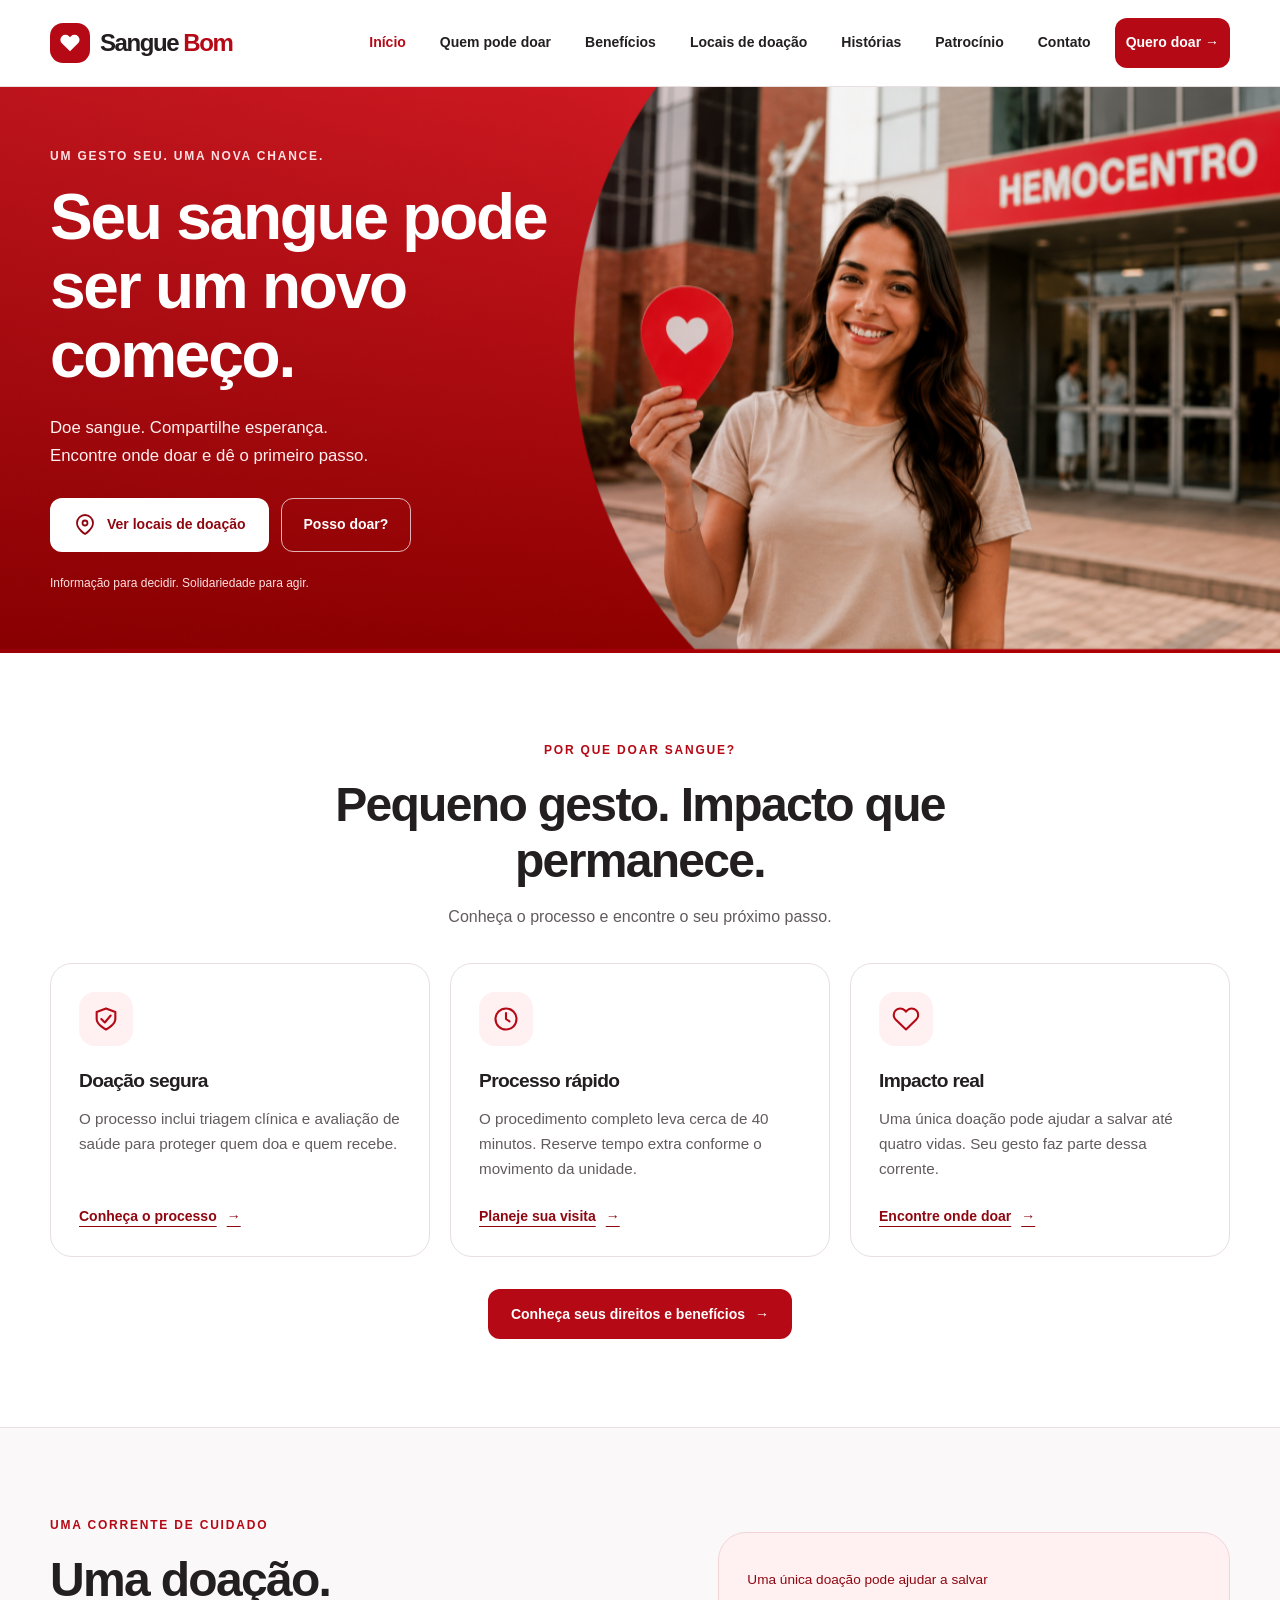
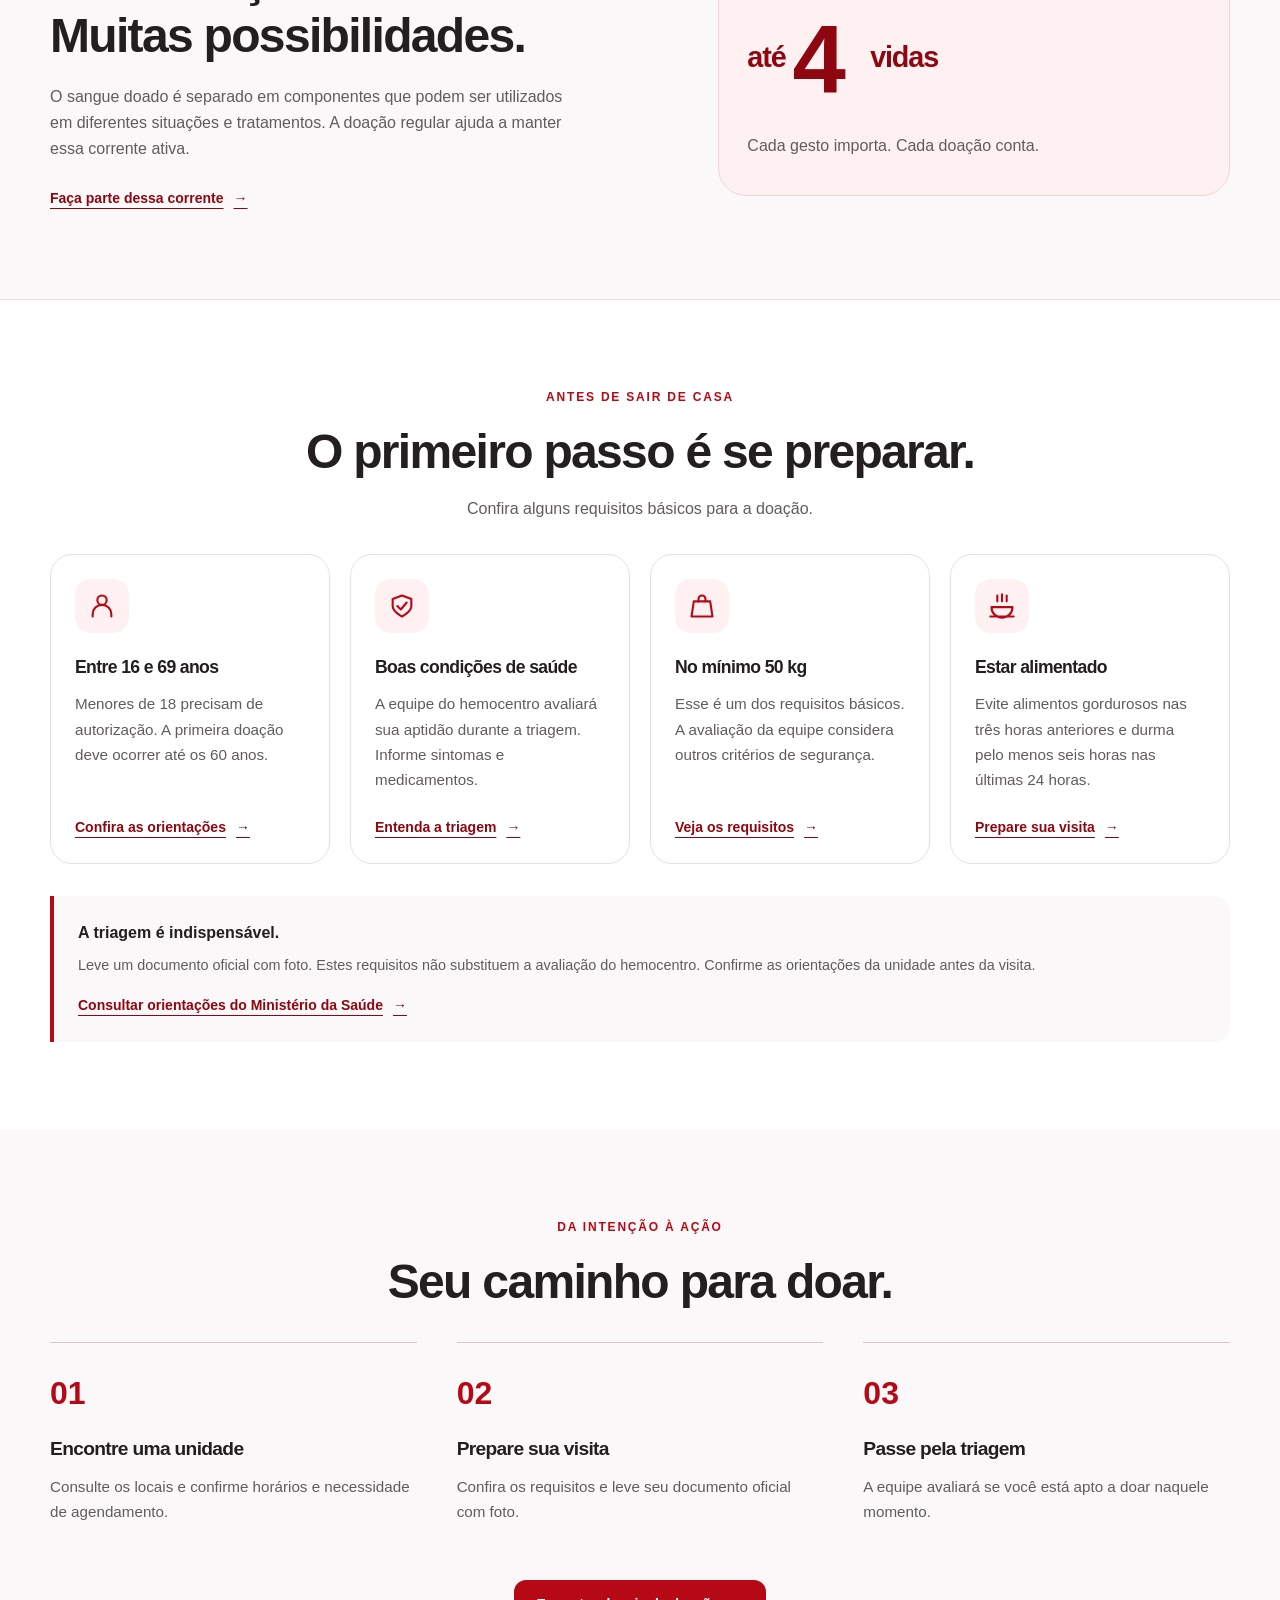
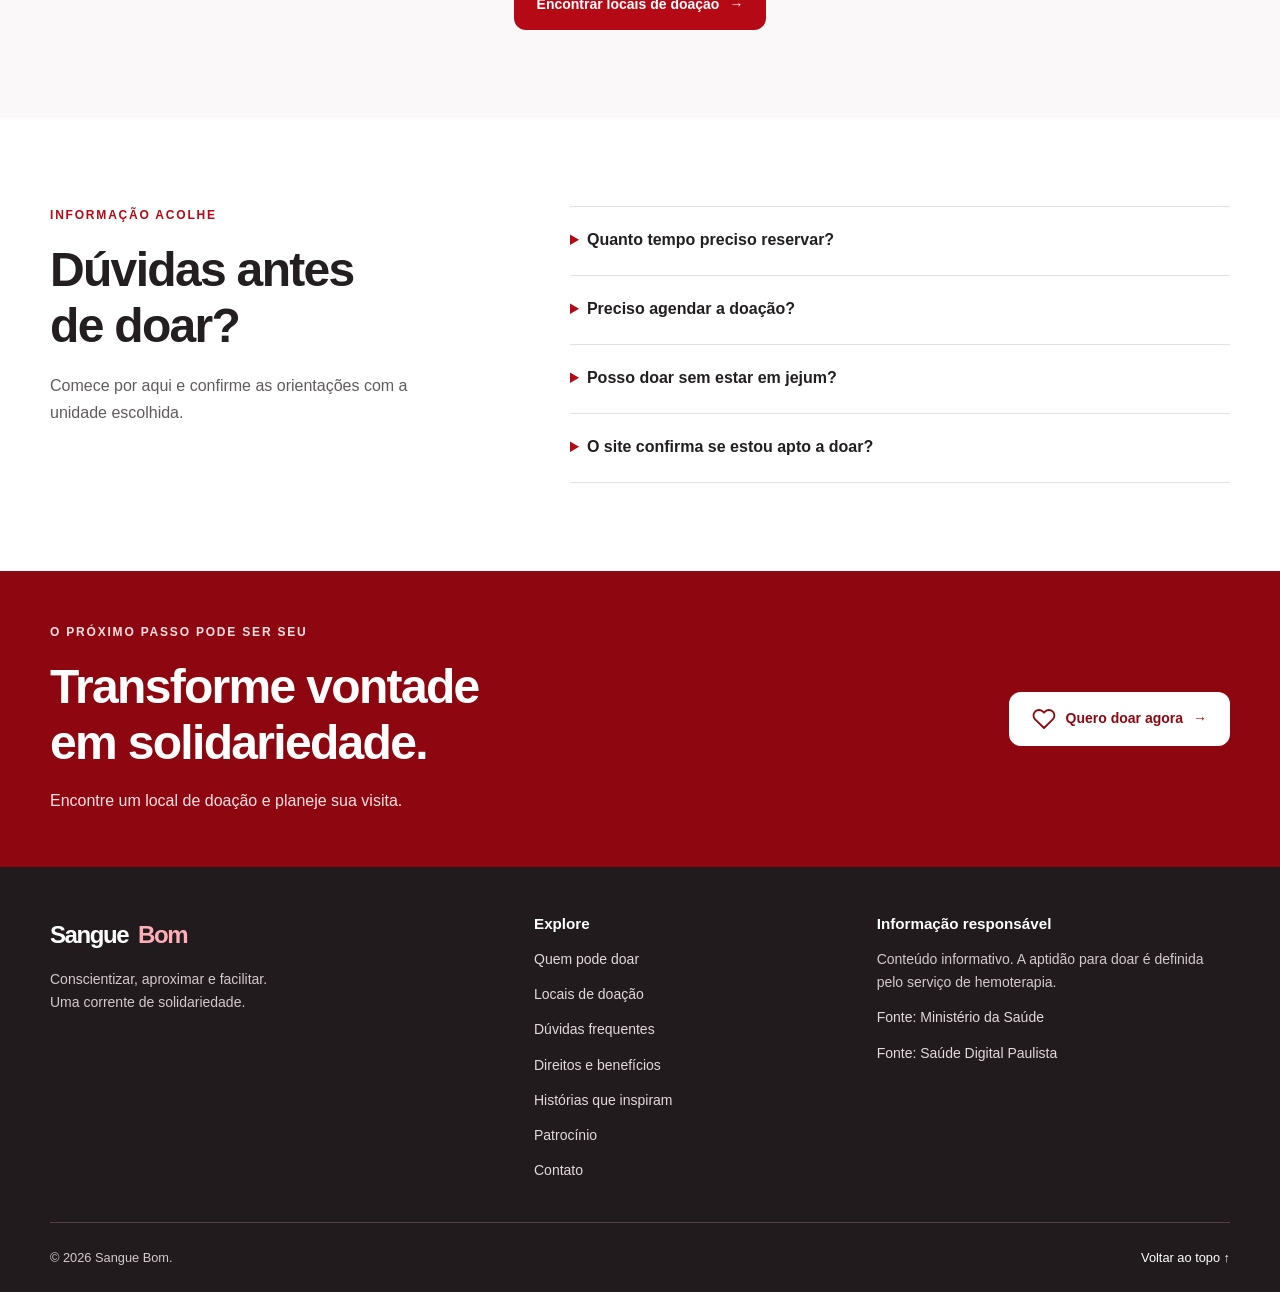
<file: index.html>
<!DOCTYPE html>
<html lang="pt-BR">
 <head>
  <meta charset="utf-8"/>
  <meta content="width=device-width, initial-scale=1" name="viewport"/>
  <meta content="Sangue Bom: conhe&ccedil;a os requisitos para doar sangue, esclare&ccedil;a suas d&uacute;vidas e encontre locais de doa&ccedil;&atilde;o." name="description"/>
  <meta content="#a90008" name="theme-color"/>
  <title>
   Sangue Bom | Seu gesto transforma vidas
  </title>
  <link as="image" href="assets/img/hero-imagem.png" rel="preload"/>
  <link href="css/global.css" rel="stylesheet"/>
  <script defer="" src="js/main.js">
  </script>
 </head>
 <body>
  <a class="skip-link" href="#conteudo">
   Pular para o conte&uacute;do
  </a>
  <header class="site-header">
   <div class="container header-inner">
    <a aria-label="Sangue Bom, in&iacute;cio" class="brand" href="index.html">
     <span aria-hidden="true" class="brand-icon">
      <svg aria-hidden="true" focusable="false" viewbox="0 0 24 24">
       <path d="M20.8 4.6a5.5 5.5 0 0 0-7.8 0L12 5.7l-1.1-1.1a5.5 5.5 0 0 0-7.8 7.8L12 21l8.8-8.6a5.5 5.5 0 0 0 0-7.8Z">
       </path>
      </svg>
     </span>
     <span>
      Sangue
      <strong>
       Bom
      </strong>
     </span>
    </a>
    <button aria-controls="navegacao" aria-expanded="false" class="menu-toggle" hidden="" type="button">
     Menu
     <span aria-hidden="true">
      ☰
     </span>
    </button>
    <nav aria-label="Navega&ccedil;&atilde;o principal" id="navegacao">
     <a aria-current="page" href="index.html">
      In&iacute;cio
     </a>
     <a href="pages/criterios.html">
      Quem pode doar
     </a>
     <a href="pages/beneficios.html">
      Benef&iacute;cios
     </a>
     <a href="pages/locais.html">
      Locais de doa&ccedil;&atilde;o
     </a>
     <a href="pages/historia.html">
      Hist&oacute;rias
     </a>
     <a href="pages/patrocinadores.html">
      Patroc&iacute;nio
     </a>
     <a href="pages/patrocinadores.html#canal-patrocinio">
      Contato
     </a>
     <a class="button button-primary" href="pages/locais.html">
      Quero doar &rarr;
     </a>
    </nav>
   </div>
  </header>
  <main id="conteudo" tabindex="-1">
   <section aria-labelledby="hero-title" class="hero">
    <img alt="" class="hero-image" decoding="async" fetchpriority="high" height="532" src="assets/img/hero-imagem.png" width="1440"/>
    <div class="container hero-inner">
     <div class="hero-copy">
      <p class="eyebrow">
       Um gesto seu. Uma nova chance.
      </p>
      <h1 id="hero-title">
       Seu sangue pode
       <br/>
       ser um
       <span>
        novo come&ccedil;o.
       </span>
      </h1>
      <p class="hero-description">
       Doe sangue. Compartilhe esperan&ccedil;a.
       <br/>
       Encontre onde doar e d&ecirc; o primeiro passo.
      </p>
      <div class="actions">
       <a class="button button-white" href="pages/locais.html">
        <svg aria-hidden="true" focusable="false" viewbox="0 0 24 24">
         <path d="M20 10c0 6-8 11-8 11S4 16 4 10a8 8 0 1 1 16 0Z">
         </path>
         <circle cx="12" cy="10" r="2.5">
         </circle>
        </svg>
        Ver locais de doa&ccedil;&atilde;o
       </a>
       <a class="button button-outline" href="pages/criterios.html">
        Posso doar?
       </a>
      </div>
      <p class="hero-note">
       Informa&ccedil;&atilde;o para decidir. Solidariedade para agir.
      </p>
     </div>
    </div>
   </section>
   <section aria-labelledby="beneficios-title" class="section benefits" id="beneficios">
    <div class="container">
     <div class="section-heading">
      <p class="eyebrow">
       Por que doar sangue?
      </p>
      <h2 id="beneficios-title">
       Pequeno gesto.
       <br class="mobile-break"/>
       Impacto que permanece.
      </h2>
      <p>
       Conhe&ccedil;a o processo e encontre o seu pr&oacute;ximo passo.
      </p>
     </div>
     <div class="cards-grid benefits-grid">
      <article class="card">
       <span class="icon">
        <svg aria-hidden="true" focusable="false" viewbox="0 0 24 24">
         <path d="m12 3 8 3v6c0 5-8 9-8 9s-8-4-8-9V6Z">
         </path>
         <path d="m8 12 3 3 5-6">
         </path>
        </svg>
       </span>
       <h3>
        Doa&ccedil;&atilde;o segura
       </h3>
       <p>
        O processo inclui triagem cl&iacute;nica e avalia&ccedil;&atilde;o de sa&uacute;de para proteger quem doa e quem recebe.
       </p>
       <a class="text-link" href="#como-funciona">
        Conhe&ccedil;a o processo
        <span aria-hidden="true">
         &rarr;
        </span>
       </a>
      </article>
      <article class="card">
       <span class="icon">
        <svg aria-hidden="true" focusable="false" viewbox="0 0 24 24">
         <circle cx="12" cy="12" r="9">
         </circle>
         <path d="M12 7v5l3 2">
         </path>
        </svg>
       </span>
       <h3>
        Processo r&aacute;pido
       </h3>
       <p>
        O procedimento completo leva cerca de 40 minutos. Reserve tempo extra conforme o movimento da unidade.
       </p>
       <a class="text-link" href="#duvidas">
        Planeje sua visita
        <span aria-hidden="true">
         &rarr;
        </span>
       </a>
      </article>
      <article class="card">
       <span class="icon">
        <svg aria-hidden="true" focusable="false" viewbox="0 0 24 24">
         <path d="M20.8 4.6a5.5 5.5 0 0 0-7.8 0L12 5.7l-1.1-1.1a5.5 5.5 0 0 0-7.8 7.8L12 21l8.8-8.6a5.5 5.5 0 0 0 0-7.8Z">
         </path>
        </svg>
       </span>
       <h3>
        Impacto real
       </h3>
       <p>
        Uma &uacute;nica doa&ccedil;&atilde;o pode ajudar a salvar at&eacute; quatro vidas. Seu gesto faz parte dessa corrente.
       </p>
       <a class="text-link" href="pages/locais.html">
        Encontre onde doar
        <span aria-hidden="true">
         &rarr;
        </span>
       </a>
      </article>
     </div>
     <div class="center benefits-more">
      <a class="button button-primary" href="pages/beneficios.html">
       Conhe&ccedil;a seus direitos e benef&iacute;cios
       <span aria-hidden="true">
        &rarr;
       </span>
      </a>
     </div>
    </div>
   </section>
   <section aria-labelledby="impact-title" class="section impact">
    <div class="container impact-grid">
     <div>
      <p class="eyebrow">
       Uma corrente de cuidado
      </p>
      <h2 id="impact-title">
       Uma doa&ccedil;&atilde;o.
       <br/>
       Muitas possibilidades.
      </h2>
      <p>
       O sangue doado &eacute; separado em componentes que podem ser utilizados em diferentes situa&ccedil;&otilde;es e tratamentos. A doa&ccedil;&atilde;o regular ajuda a manter essa corrente ativa.
      </p>
      <a class="text-link" href="pages/locais.html">
       Fa&ccedil;a parte dessa corrente
       <span aria-hidden="true">
        &rarr;
       </span>
      </a>
     </div>
     <div class="impact-stat">
      <span class="stat-caption">
       Uma &uacute;nica doa&ccedil;&atilde;o pode ajudar a salvar
      </span>
      <strong>
       at&eacute;
       <span>
        4
       </span>
       vidas
      </strong>
      <p>
       Cada gesto importa. Cada doa&ccedil;&atilde;o conta.
      </p>
     </div>
    </div>
   </section>
   <section aria-labelledby="requisitos-title" class="section" id="requisitos">
    <div class="container">
     <div class="section-heading">
      <p class="eyebrow">
       Antes de sair de casa
      </p>
      <h2 id="requisitos-title">
       O primeiro passo &eacute; se preparar.
      </h2>
      <p>
       Confira alguns requisitos b&aacute;sicos para a doa&ccedil;&atilde;o.
      </p>
     </div>
     <div class="cards-grid requirements-grid">
      <article class="card">
       <span class="icon">
        <svg aria-hidden="true" focusable="false" viewbox="0 0 24 24">
         <circle cx="12" cy="7" r="4">
         </circle>
         <path d="M4 21v-2a8 8 0 0 1 16 0v2">
         </path>
        </svg>
       </span>
       <h3>
        Entre 16 e 69 anos
       </h3>
       <p>
        Menores de 18 precisam de autoriza&ccedil;&atilde;o. A primeira doa&ccedil;&atilde;o deve ocorrer at&eacute; os 60 anos.
       </p>
       <a class="text-link" href="#orientacoes">
        Confira as orienta&ccedil;&otilde;es
        <span aria-hidden="true">
         &rarr;
        </span>
       </a>
      </article>
      <article class="card">
       <span class="icon">
        <svg aria-hidden="true" focusable="false" viewbox="0 0 24 24">
         <path d="m12 3 8 3v6c0 5-8 9-8 9s-8-4-8-9V6Z">
         </path>
         <path d="m8 12 3 3 5-6">
         </path>
        </svg>
       </span>
       <h3>
        Boas condi&ccedil;&otilde;es de sa&uacute;de
       </h3>
       <p>
        A equipe do hemocentro avaliar&aacute; sua aptid&atilde;o durante a triagem. Informe sintomas e medicamentos.
       </p>
       <a class="text-link" href="#orientacoes">
        Entenda a triagem
        <span aria-hidden="true">
         &rarr;
        </span>
       </a>
      </article>
      <article class="card">
       <span class="icon">
        <svg aria-hidden="true" focusable="false" viewbox="0 0 24 24">
         <path d="M5 8h14l2 13H3Z">
         </path>
         <path d="M9 8V6a3 3 0 0 1 6 0v2">
         </path>
        </svg>
       </span>
       <h3>
        No m&iacute;nimo 50 kg
       </h3>
       <p>
        Esse &eacute; um dos requisitos b&aacute;sicos. A avalia&ccedil;&atilde;o da equipe considera outros crit&eacute;rios de seguran&ccedil;a.
       </p>
       <a class="text-link" href="#orientacoes">
        Veja os requisitos
        <span aria-hidden="true">
         &rarr;
        </span>
       </a>
      </article>
      <article class="card">
       <span class="icon">
        <svg aria-hidden="true" focusable="false" viewbox="0 0 24 24">
         <path d="M3 13h18a9 9 0 0 1-18 0ZM2 21h20M8 3v5M12 2v6M16 3v5">
         </path>
        </svg>
       </span>
       <h3>
        Estar alimentado
       </h3>
       <p>
        Evite alimentos gordurosos nas tr&ecirc;s horas anteriores e durma pelo menos seis horas nas &uacute;ltimas 24 horas.
       </p>
       <a class="text-link" href="#orientacoes">
        Prepare sua visita
        <span aria-hidden="true">
         &rarr;
        </span>
       </a>
      </article>
     </div>
     <aside aria-label="Orienta&ccedil;&otilde;es importantes" class="notice" id="orientacoes">
      <strong>
       A triagem &eacute; indispens&aacute;vel.
      </strong>
      <p>
       Leve um documento oficial com foto. Estes requisitos n&atilde;o substituem a avalia&ccedil;&atilde;o do hemocentro. Confirme as orienta&ccedil;&otilde;es da unidade antes da visita.
      </p>
      <a class="text-link" href="https://www.gov.br/saude/pt-br/composicao/saes/doacao-de-sangue">
       Consultar orienta&ccedil;&otilde;es do Minist&eacute;rio da Sa&uacute;de
       <span aria-hidden="true">
        &rarr;
       </span>
      </a>
     </aside>
    </div>
   </section>
   <section aria-labelledby="process-title" class="section process" id="como-funciona">
    <div class="container">
     <div class="section-heading">
      <p class="eyebrow">
       Da inten&ccedil;&atilde;o &agrave; a&ccedil;&atilde;o
      </p>
      <h2 id="process-title">
       Seu caminho para doar.
      </h2>
     </div>
     <ol class="steps">
      <li>
       <span aria-hidden="true">
        01
       </span>
       <h3>
        Encontre uma unidade
       </h3>
       <p>
        Consulte os locais e confirme hor&aacute;rios e necessidade de agendamento.
       </p>
      </li>
      <li>
       <span aria-hidden="true">
        02
       </span>
       <h3>
        Prepare sua visita
       </h3>
       <p>
        Confira os requisitos e leve seu documento oficial com foto.
       </p>
      </li>
      <li>
       <span aria-hidden="true">
        03
       </span>
       <h3>
        Passe pela triagem
       </h3>
       <p>
        A equipe avaliar&aacute; se voc&ecirc; est&aacute; apto a doar naquele momento.
       </p>
      </li>
     </ol>
     <div class="center">
      <a class="button button-primary" href="pages/locais.html">
       Encontrar locais de doa&ccedil;&atilde;o
       <span aria-hidden="true">
        &rarr;
       </span>
      </a>
     </div>
    </div>
   </section>
   <section aria-labelledby="faq-title" class="section" id="duvidas">
    <div class="container faq-grid">
     <div>
      <p class="eyebrow">
       Informa&ccedil;&atilde;o acolhe
      </p>
      <h2 id="faq-title">
       D&uacute;vidas antes
       <br/>
       de doar?
      </h2>
      <p>
       Comece por aqui e confirme as orienta&ccedil;&otilde;es com a unidade escolhida.
      </p>
     </div>
     <div class="faq-list">
      <details>
       <summary>
        Quanto tempo preciso reservar?
       </summary>
       <p>
        O Minist&eacute;rio da Sa&uacute;de informa cerca de 40 minutos para o procedimento completo, incluindo cadastro, avalia&ccedil;&atilde;o, coleta e lanche. O tempo de espera pode variar.
       </p>
      </details>
      <details>
       <summary>
        Preciso agendar a doa&ccedil;&atilde;o?
       </summary>
       <p>
        Confirme diretamente com a unidade escolhida se &eacute; necess&aacute;rio agendamento e quais s&atilde;o os hor&aacute;rios de atendimento.
       </p>
      </details>
      <details>
       <summary>
        Posso doar sem estar em jejum?
       </summary>
       <p>
        Voc&ecirc; deve estar alimentado. Evite alimentos gordurosos nas tr&ecirc;s horas anteriores. Se for ap&oacute;s o almo&ccedil;o, aguarde duas horas e confirme as orienta&ccedil;&otilde;es da unidade.
       </p>
      </details>
      <details>
       <summary>
        O site confirma se estou apto a doar?
       </summary>
       <p>
        N&atilde;o. A decis&atilde;o depende da triagem e da avalia&ccedil;&atilde;o da equipe do hemocentro. O Sangue Bom oferece informa&ccedil;&otilde;es e ajuda a encontrar locais.
       </p>
      </details>
     </div>
    </div>
   </section>
   <section aria-labelledby="cta-title" class="cta-section">
    <div class="container cta-inner">
     <div>
      <p class="eyebrow">
       O pr&oacute;ximo passo pode ser seu
      </p>
      <h2 id="cta-title">
       Transforme vontade
       <br/>
       em solidariedade.
      </h2>
      <p>
       Encontre um local de doa&ccedil;&atilde;o e planeje sua visita.
      </p>
     </div>
     <a class="button button-white" href="pages/locais.html">
      <svg aria-hidden="true" focusable="false" viewbox="0 0 24 24">
       <path d="M20.8 4.6a5.5 5.5 0 0 0-7.8 0L12 5.7l-1.1-1.1a5.5 5.5 0 0 0-7.8 7.8L12 21l8.8-8.6a5.5 5.5 0 0 0 0-7.8Z">
       </path>
      </svg>
      Quero doar agora
      <span aria-hidden="true">
       &rarr;
      </span>
     </a>
    </div>
   </section>
  </main>
  <footer class="site-footer">
   <div class="container footer-grid">
    <div>
     <a class="brand" href="index.html">
      Sangue
      <strong>
       Bom
      </strong>
     </a>
     <p>
      Conscientizar, aproximar e facilitar.
      <br/>
      Uma corrente de solidariedade.
     </p>
    </div>
    <nav aria-label="Links do rodap&eacute;">
     <h2>
      Explore
     </h2>
     <a href="pages/criterios.html">
      Quem pode doar
     </a>
     <a href="pages/locais.html">
      Locais de doa&ccedil;&atilde;o
     </a>
     <a href="#duvidas">
      D&uacute;vidas frequentes
     </a>
     <a href="pages/beneficios.html">
      Direitos e benef&iacute;cios
     </a>
     <a href="pages/historia.html">
      Hist&oacute;rias que inspiram
     </a>
     <a href="pages/patrocinadores.html">
      Patroc&iacute;nio
     </a>
     <a href="pages/patrocinadores.html#canal-patrocinio">
      Contato
     </a>
    </nav>
    <div>
     <h2>
      Informa&ccedil;&atilde;o respons&aacute;vel
     </h2>
     <p>
      Conte&uacute;do informativo. A aptid&atilde;o para doar &eacute; definida pelo servi&ccedil;o de hemoterapia.
     </p>
     <a href="https://www.gov.br/saude/pt-br/composicao/saes/doacao-de-sangue">
      Fonte: Minist&eacute;rio da Sa&uacute;de
     </a>
     <a href="https://saudedigital.saude.sp.gov.br/servicos/poupatempo-da-saude/saude-para-todos/consultar-hemocentros">
      Fonte: Sa&uacute;de Digital Paulista
     </a>
    </div>
   </div>
   <div class="container footer-bottom">
    <p>
     &copy;
     <span id="ano">
      2026
     </span>
     Sangue Bom.
    </p>
    <a href="#conteudo">
     Voltar ao topo
     <span aria-hidden="true">
      &uarr;
     </span>
    </a>
   </div>
  </footer>
 </body>
</html>
</file>
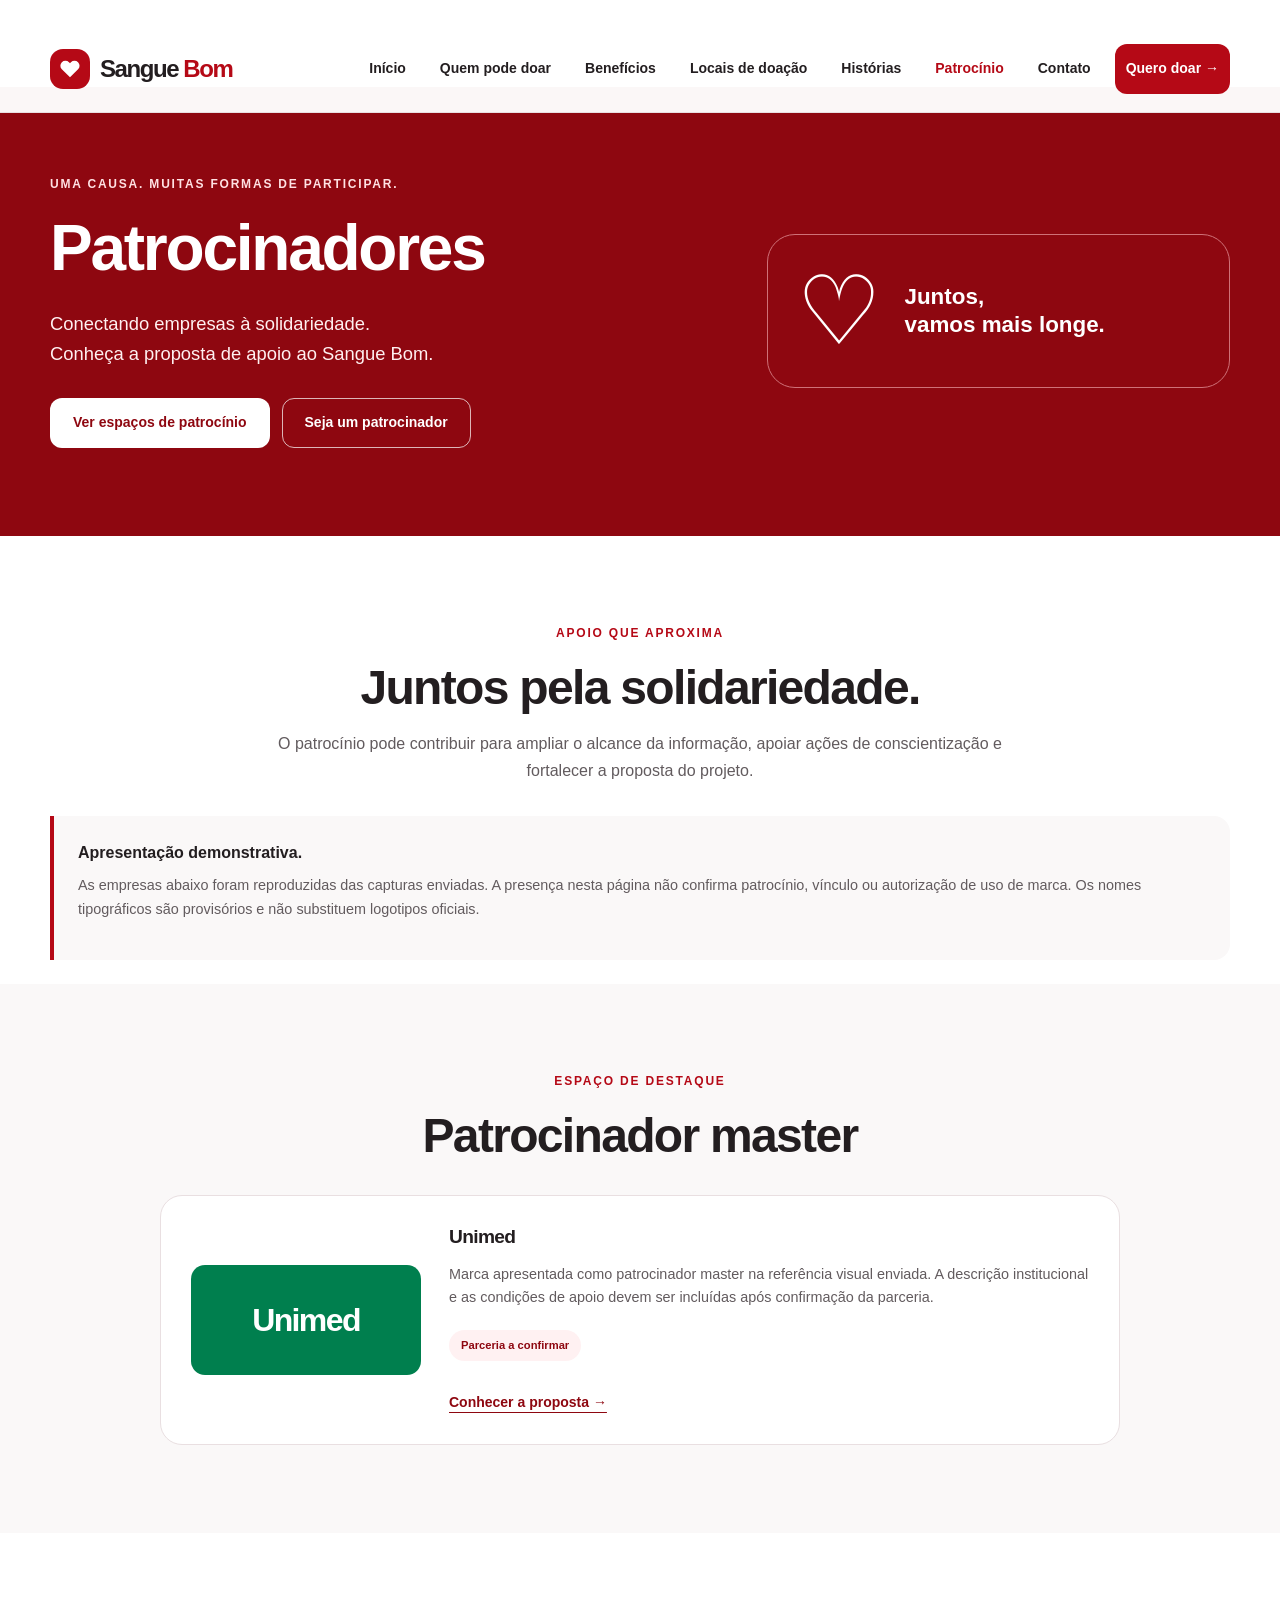
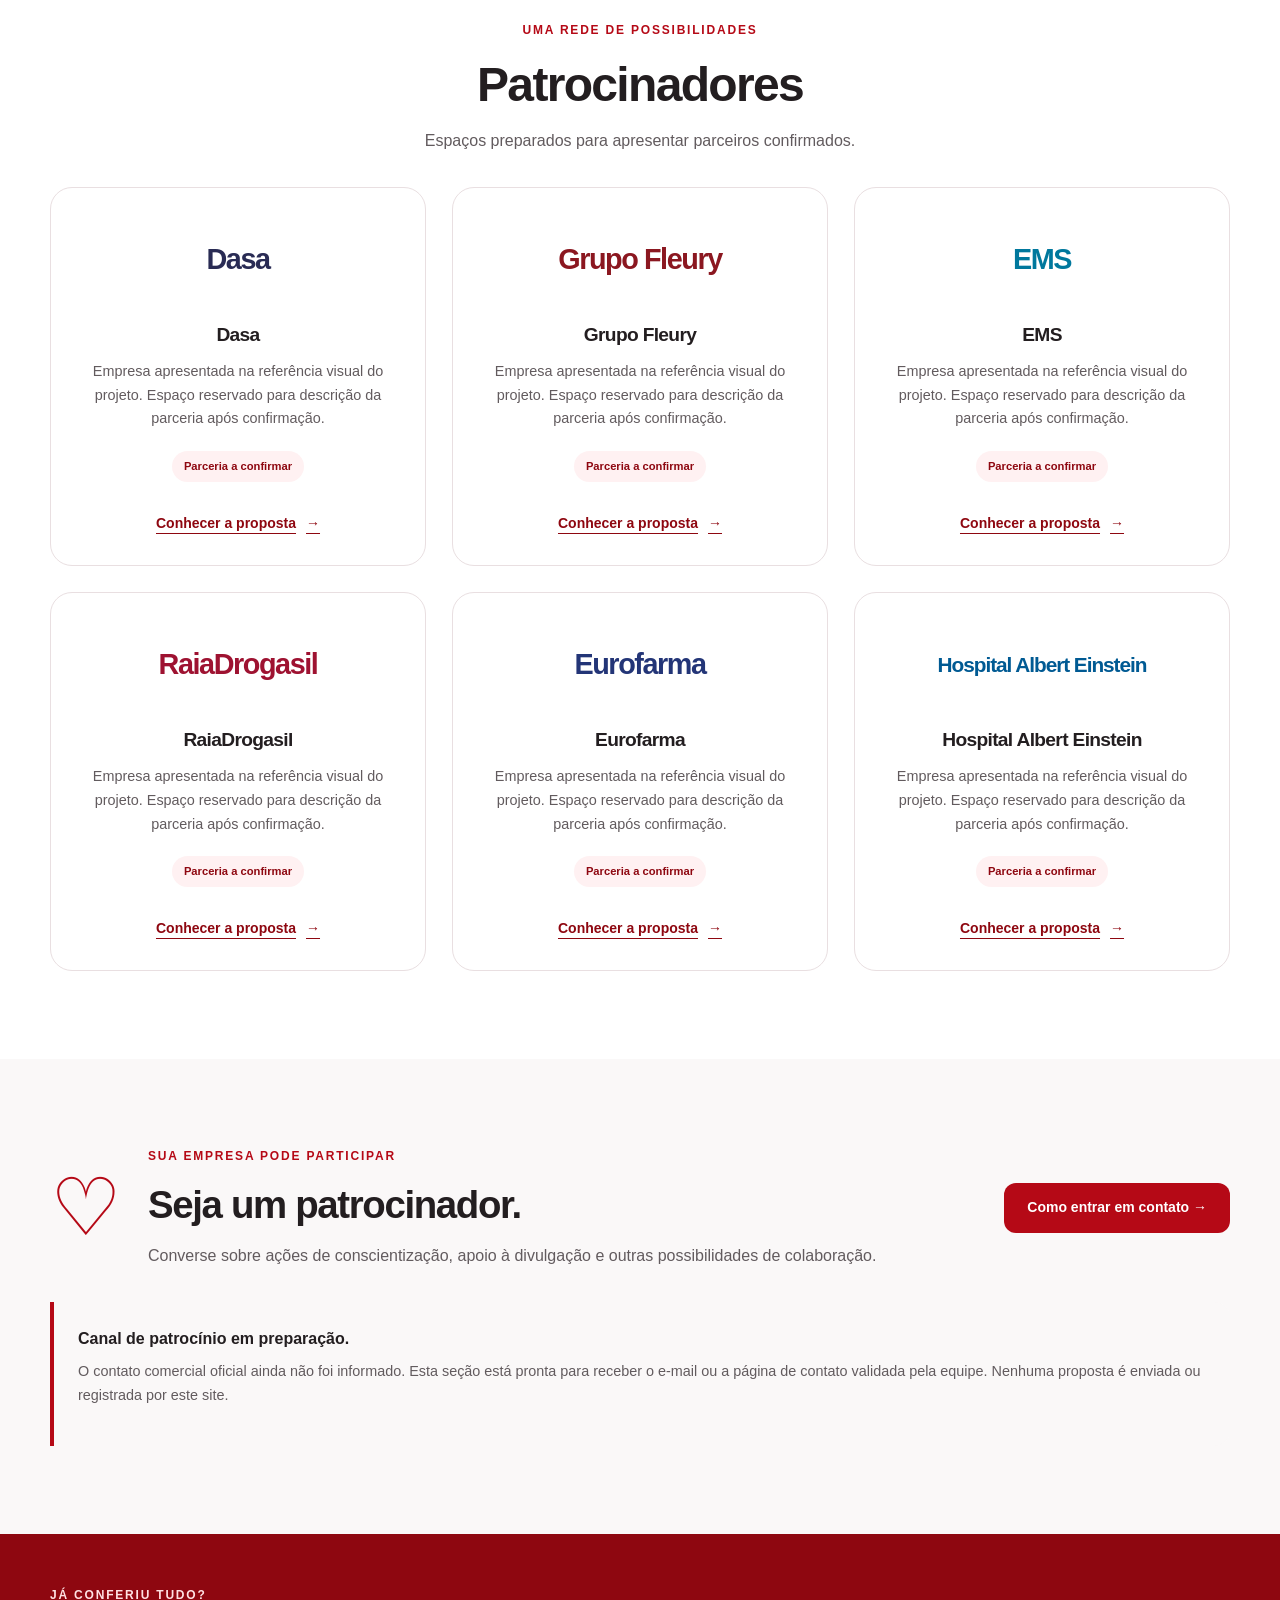
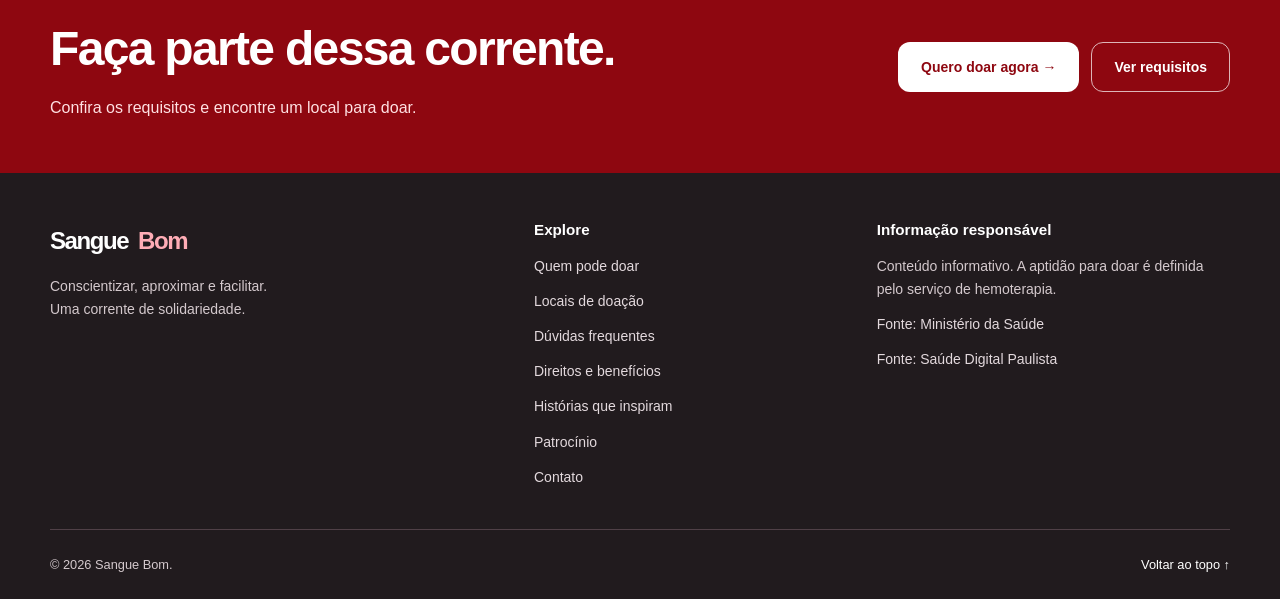
<file: contato.html>
<!DOCTYPE html>
<html lang="pt-BR">
 <head>
  <meta charset="utf-8"/>
  <meta content="width=device-width, initial-scale=1" name="viewport"/>
  <meta content="0;url=pages/patrocinadores.html#canal-patrocinio" http-equiv="refresh"/>
  <title>
   Contato | Sangue Bom
  </title>
 </head>
 <body>
  <p>
   <a href="pages/patrocinadores.html#canal-patrocinio">
    Acessar contato na p&aacute;gina de Patroc&iacute;nio
   </a>
  </p>
 </body>
</html>
</file>
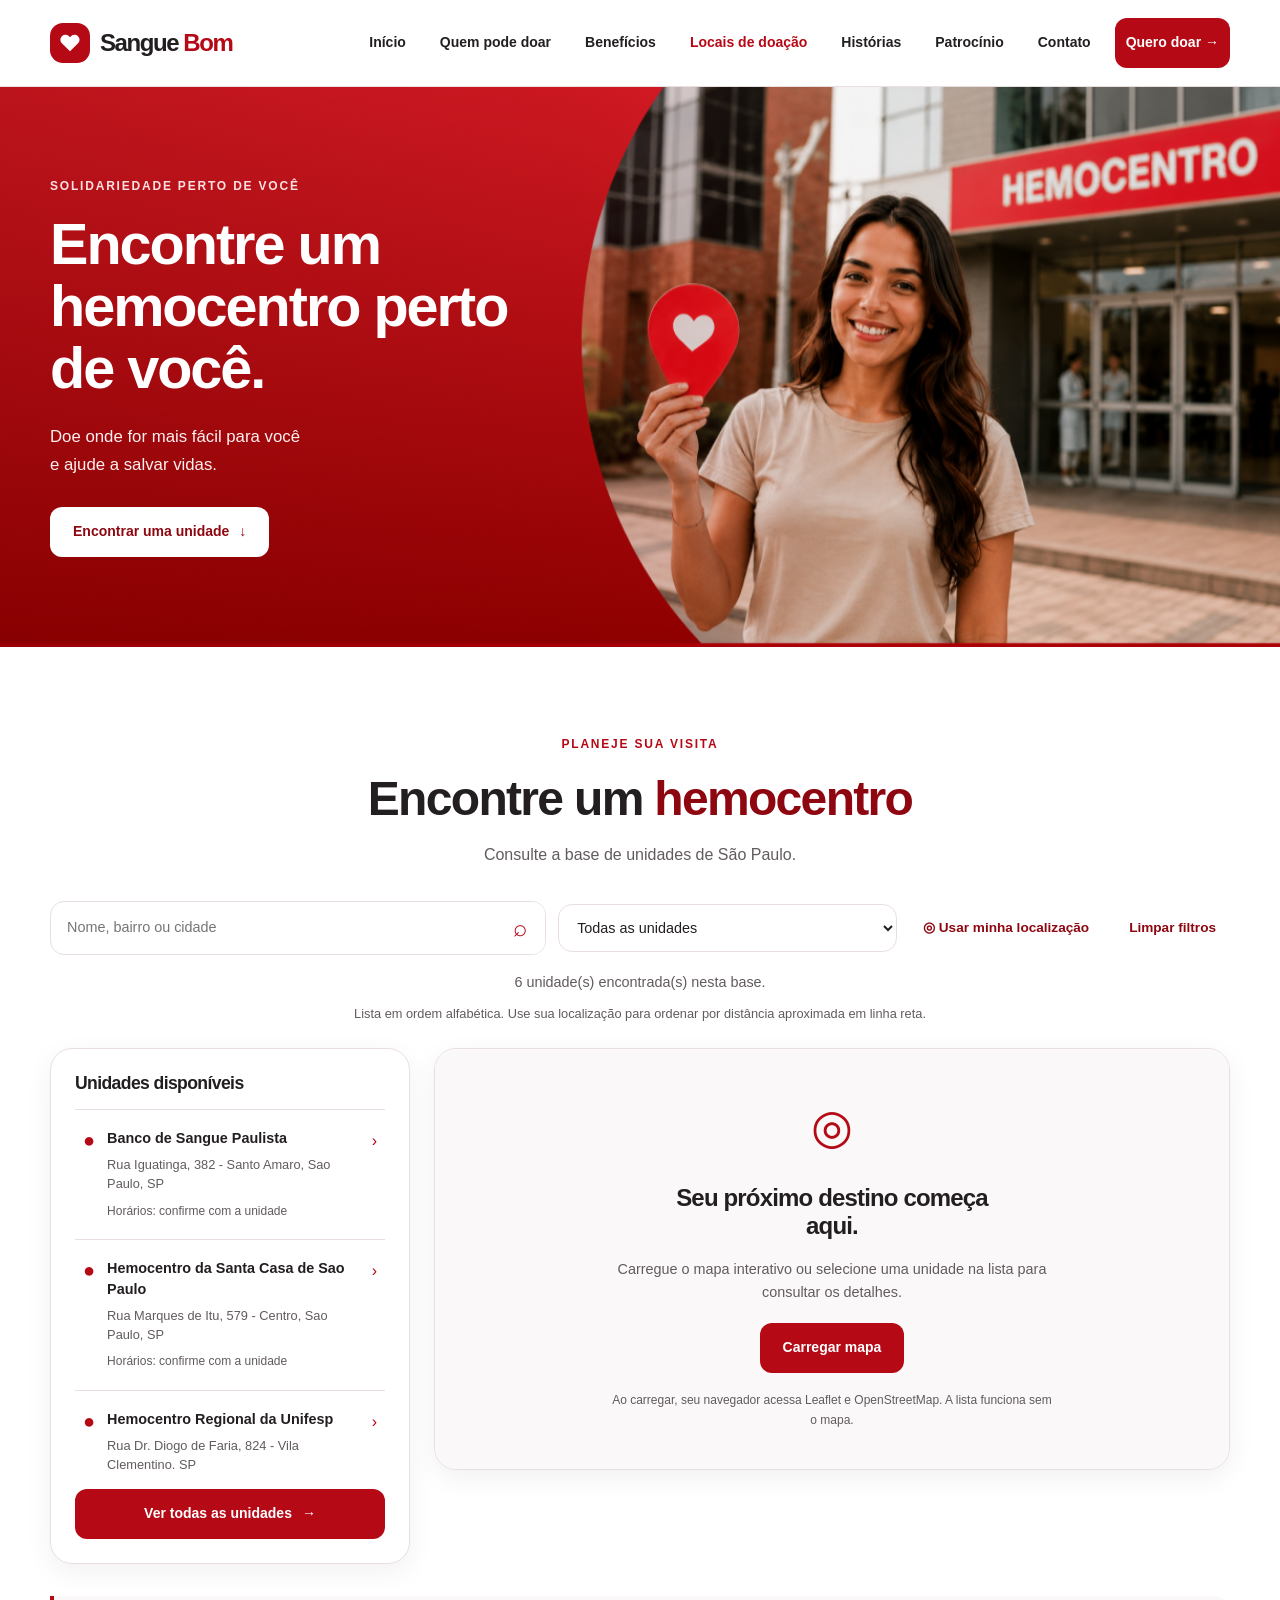
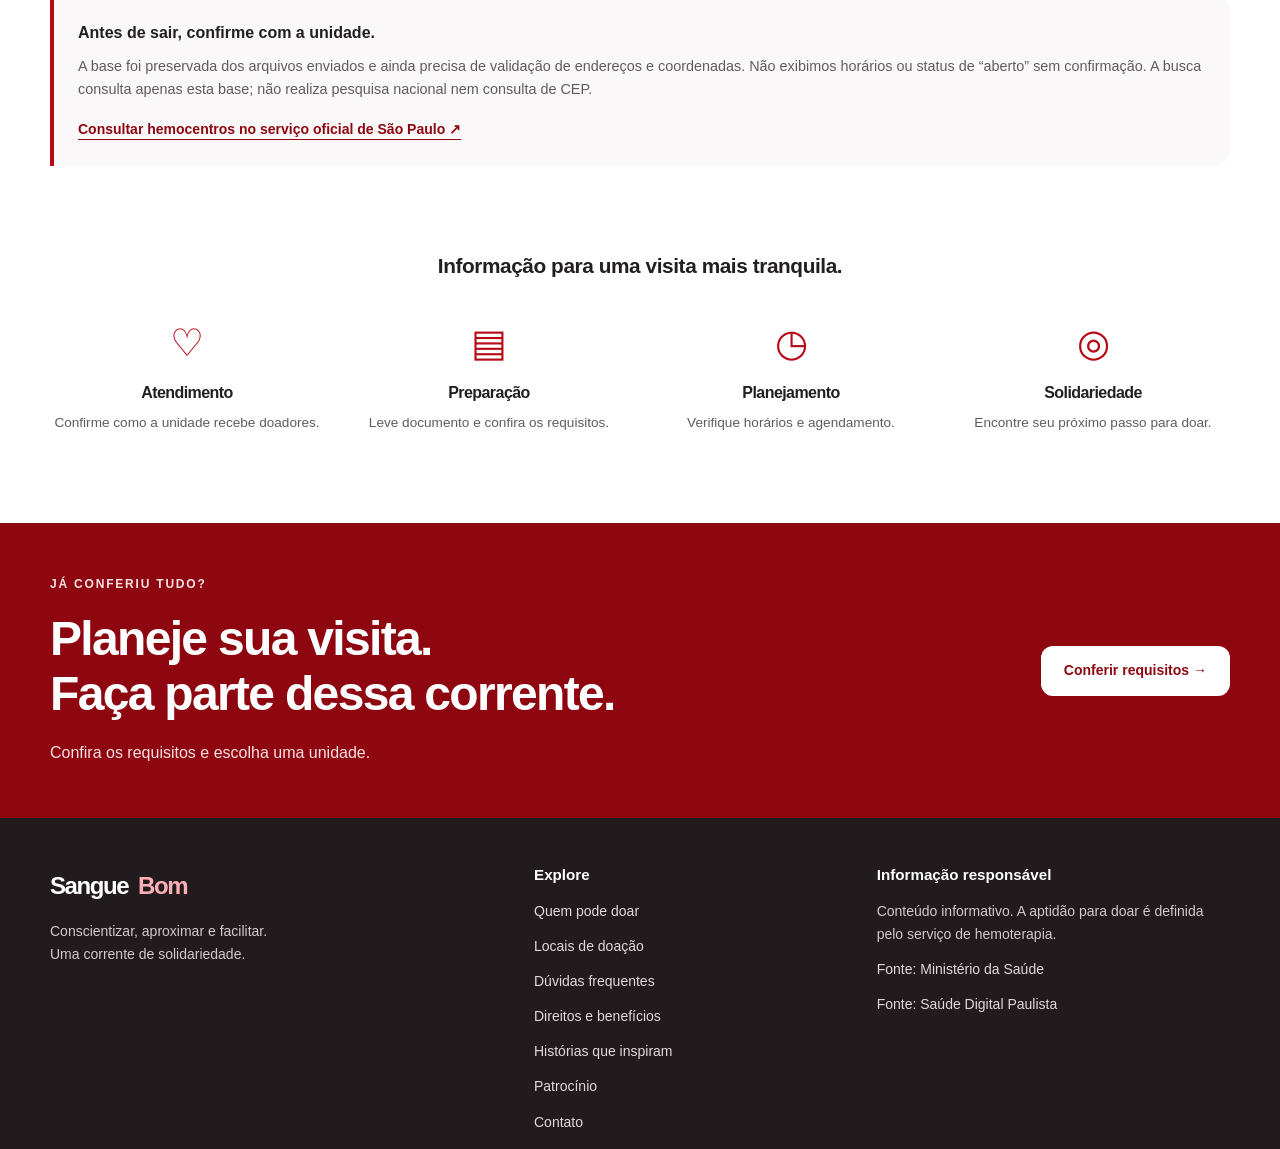
<file: locais.html>
<!DOCTYPE html>
<html lang="pt-BR">
 <head>
  <meta charset="utf-8"/>
  <meta content="width=device-width, initial-scale=1" name="viewport"/>
  <meta content="0;url=pages/locais.html" http-equiv="refresh"/>
  <title>
   Locais de Doa&ccedil;&atilde;o | Sangue Bom
  </title>
 </head>
 <body>
  <p>
   <a href="pages/locais.html">
    Acessar Locais de Doa&ccedil;&atilde;o
   </a>
  </p>
 </body>
</html>
</file>
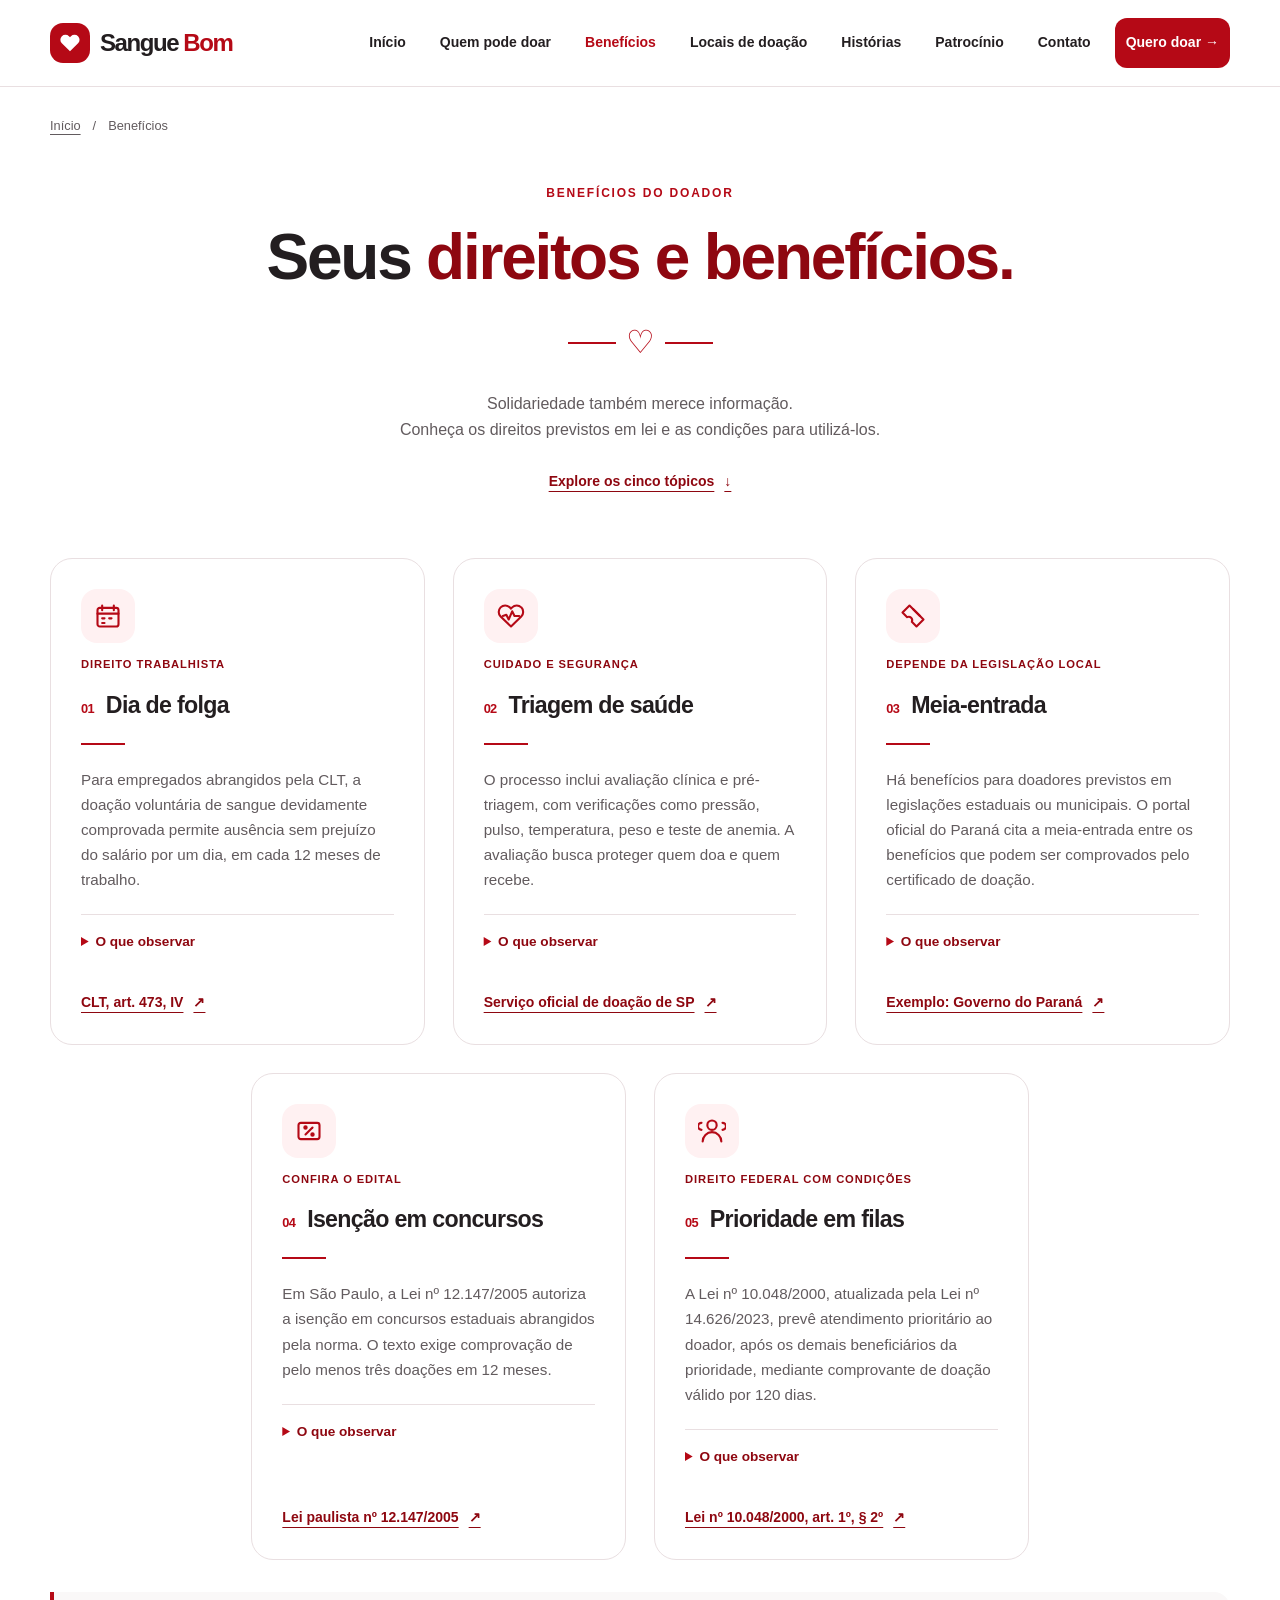
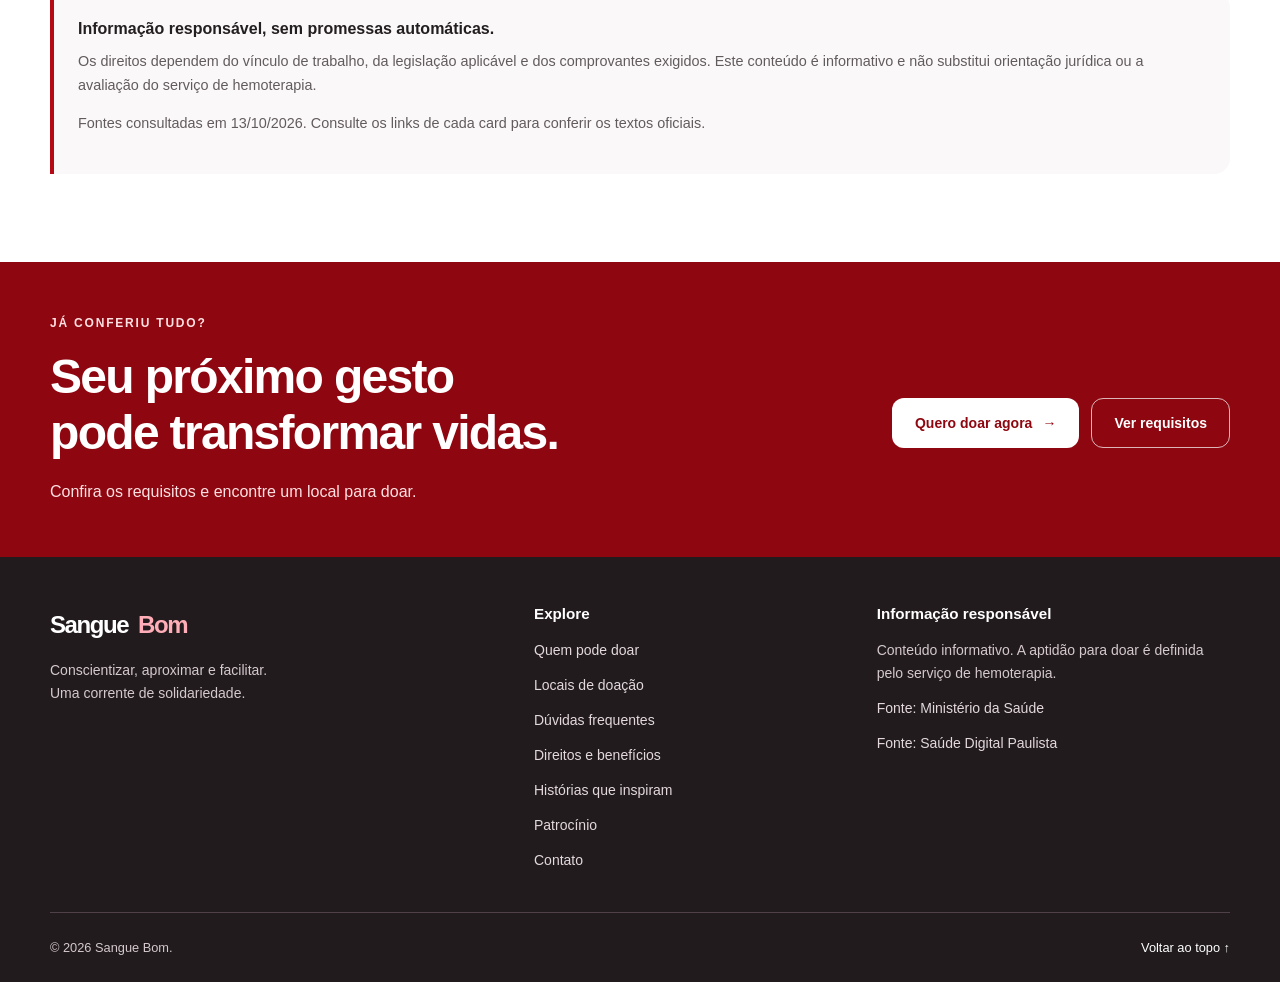
<file: pages/beneficios.html>
<!DOCTYPE html>
<html lang="pt-BR">
 <head>
  <meta charset="utf-8"/>
  <meta content="width=device-width, initial-scale=1" name="viewport"/>
  <meta content="Conhe&ccedil;a direitos e benef&iacute;cios de quem doa sangue: aus&ecirc;ncia justificada, triagem, meia-entrada, concursos e atendimento priorit&aacute;rio." name="description"/>
  <meta content="#a90008" name="theme-color"/>
  <title>
   Direitos e Benef&iacute;cios | Sangue Bom
  </title>
  <link href="../css/global.css" rel="stylesheet"/>
  <script defer="" src="../js/main.js">
  </script>
  <link href="../css/pages/beneficios.css" rel="stylesheet"/>
 </head>
 <body>
  <a class="skip-link" href="#conteudo">
   Pular para o conte&uacute;do
  </a>
  <header class="site-header">
   <div class="container header-inner">
    <a aria-label="Sangue Bom, in&iacute;cio" class="brand" href="../index.html">
     <span aria-hidden="true" class="brand-icon">
      <svg aria-hidden="true" focusable="false" viewbox="0 0 24 24">
       <path d="M20.8 4.6a5.5 5.5 0 0 0-7.8 0L12 5.7l-1.1-1.1a5.5 5.5 0 0 0-7.8 7.8L12 21l8.8-8.6a5.5 5.5 0 0 0 0-7.8Z">
       </path>
      </svg>
     </span>
     <span>
      Sangue
      <strong>
       Bom
      </strong>
     </span>
    </a>
    <button aria-controls="navegacao" aria-expanded="false" class="menu-toggle" hidden="" type="button">
     Menu
     <span aria-hidden="true">
      ☰
     </span>
    </button>
    <nav aria-label="Navega&ccedil;&atilde;o principal" id="navegacao">
     <a href="../index.html">
      In&iacute;cio
     </a>
     <a href="../pages/criterios.html">
      Quem pode doar
     </a>
     <a aria-current="page" href="../pages/beneficios.html">
      Benef&iacute;cios
     </a>
     <a href="../pages/locais.html">
      Locais de doa&ccedil;&atilde;o
     </a>
     <a href="../pages/historia.html">
      Hist&oacute;rias
     </a>
     <a href="../pages/patrocinadores.html">
      Patroc&iacute;nio
     </a>
     <a href="patrocinadores.html#canal-patrocinio">
      Contato
     </a>
     <a class="button button-primary" href="../pages/locais.html">
      Quero doar &rarr;
     </a>
    </nav>
   </div>
  </header>
  <main id="conteudo" tabindex="-1">
   <section aria-labelledby="benefits-title" class="benefits-intro">
    <div class="container">
     <nav aria-label="Voc&ecirc; est&aacute; aqui" class="breadcrumb">
      <a href="../index.html">
       In&iacute;cio
      </a>
      <span aria-hidden="true">
       /
      </span>
      <span aria-current="page">
       Benef&iacute;cios
      </span>
     </nav>
     <p class="eyebrow">
      Benef&iacute;cios do doador
     </p>
     <h1 id="benefits-title">
      Seus
      <span>
       direitos e benef&iacute;cios.
      </span>
     </h1>
     <div aria-hidden="true" class="heart-divider">
      <span>
      </span>
      ♡
      <span>
      </span>
     </div>
     <p class="intro-description">
      Solidariedade tamb&eacute;m merece informa&ccedil;&atilde;o.
      <br/>
      Conhe&ccedil;a os direitos previstos em lei e as condi&ccedil;&otilde;es para utiliz&aacute;-los.
     </p>
     <a class="text-link" href="#lista-beneficios">
      Explore os cinco t&oacute;picos
      <span aria-hidden="true">
       &darr;
      </span>
     </a>
    </div>
   </section>
   <section aria-label="Cinco direitos e benef&iacute;cios" class="benefits-content" id="lista-beneficios">
    <div class="container">
     <div class="benefit-grid">
      <article class="card benefit-card">
       <span class="icon">
        <svg aria-hidden="true" focusable="false" viewbox="0 0 24 24">
         <rect height="16" rx="2" width="18" x="3" y="5">
         </rect>
         <path d="M7 3v4M17 3v4M3 10h18M7 14h2M13 14h2M7 18h2">
         </path>
        </svg>
       </span>
       <p class="benefit-badge">
        Direito trabalhista
       </p>
       <h2>
        <span aria-hidden="true" class="benefit-number">
         01
        </span>
        Dia de folga
       </h2>
       <div aria-hidden="true" class="benefit-rule">
       </div>
       <p>
        Para empregados abrangidos pela CLT, a doa&ccedil;&atilde;o volunt&aacute;ria de sangue devidamente comprovada permite aus&ecirc;ncia sem preju&iacute;zo do sal&aacute;rio por um dia, em cada 12 meses de trabalho.
       </p>
       <details>
        <summary>
         O que observar
        </summary>
        <p>
         Guarde o comprovante de doa&ccedil;&atilde;o e consulte o RH sobre o procedimento de entrega.
        </p>
       </details>
       <a class="text-link" href="https://www.planalto.gov.br/ccivil_03/decreto-lei/del5452.htm">
        CLT, art. 473, IV
        <span aria-hidden="true">
         &nearrow;
        </span>
       </a>
      </article>
      <article class="card benefit-card">
       <span class="icon">
        <svg aria-hidden="true" focusable="false" viewbox="0 0 24 24">
         <path d="M20.8 4.6a5.5 5.5 0 0 0-7.8 0L12 5.7l-1.1-1.1a5.5 5.5 0 0 0-7.8 7.8L12 21l8.8-8.6a5.5 5.5 0 0 0 0-7.8Z">
         </path>
         <path d="m5 12 3-1 2 4 3-7 2 4h4">
         </path>
        </svg>
       </span>
       <p class="benefit-badge">
        Cuidado e seguran&ccedil;a
       </p>
       <h2>
        <span aria-hidden="true" class="benefit-number">
         02
        </span>
        Triagem de sa&uacute;de
       </h2>
       <div aria-hidden="true" class="benefit-rule">
       </div>
       <p>
        O processo inclui avalia&ccedil;&atilde;o cl&iacute;nica e pr&eacute;-triagem, com verifica&ccedil;&otilde;es como press&atilde;o, pulso, temperatura, peso e teste de anemia. A avalia&ccedil;&atilde;o busca proteger quem doa e quem recebe.
       </p>
       <details>
        <summary>
         O que observar
        </summary>
        <p>
         Triagem n&atilde;o &eacute; um check-up completo. N&atilde;o utilize a doa&ccedil;&atilde;o como substituto de consultas ou exames diagn&oacute;sticos.
        </p>
       </details>
       <a class="text-link" href="https://servicos.sp.gov.br/fcarta/DDA5B2AA-31AC-434F-B441-C2314C89B27E">
        Servi&ccedil;o oficial de doa&ccedil;&atilde;o de SP
        <span aria-hidden="true">
         &nearrow;
        </span>
       </a>
      </article>
      <article class="card benefit-card">
       <span class="icon">
        <svg aria-hidden="true" focusable="false" viewbox="0 0 24 24">
         <path d="m3 9 6-6 12 12-6 6-4-4a3 3 0 0 0-4-4Z">
         </path>
         <path d="m12 6 6 6">
         </path>
        </svg>
       </span>
       <p class="benefit-badge">
        Depende da legisla&ccedil;&atilde;o local
       </p>
       <h2>
        <span aria-hidden="true" class="benefit-number">
         03
        </span>
        Meia-entrada
       </h2>
       <div aria-hidden="true" class="benefit-rule">
       </div>
       <p>
        H&aacute; benef&iacute;cios para doadores previstos em legisla&ccedil;&otilde;es estaduais ou municipais. O portal oficial do Paran&aacute; cita a meia-entrada entre os benef&iacute;cios que podem ser comprovados pelo certificado de doa&ccedil;&atilde;o.
       </p>
       <details>
        <summary>
         O que observar
        </summary>
        <p>
         N&atilde;o presuma um direito autom&aacute;tico em todo o Brasil. Confira a norma vigente, o evento e os documentos exigidos.
        </p>
       </details>
       <a class="text-link" href="https://www.parana.pr.gov.br/servicos/Saude/Doacoes/Doar-sangue-no-Parana-vGr5gN0Y">
        Exemplo: Governo do Paran&aacute;
        <span aria-hidden="true">
         &nearrow;
        </span>
       </a>
      </article>
      <article class="card benefit-card">
       <span class="icon">
        <svg aria-hidden="true" focusable="false" viewbox="0 0 24 24">
         <rect height="14" rx="2" width="18" x="3" y="5">
         </rect>
         <path d="m9 15 6-6">
         </path>
         <circle cx="9" cy="9" r="1">
         </circle>
         <circle cx="15" cy="15" r="1">
         </circle>
        </svg>
       </span>
       <p class="benefit-badge">
        Confira o edital
       </p>
       <h2>
        <span aria-hidden="true" class="benefit-number">
         04
        </span>
        Isen&ccedil;&atilde;o em concursos
       </h2>
       <div aria-hidden="true" class="benefit-rule">
       </div>
       <p>
        Em S&atilde;o Paulo, a Lei n&ordm; 12.147/2005 autoriza a isen&ccedil;&atilde;o em concursos estaduais abrangidos pela norma. O texto exige comprova&ccedil;&atilde;o de pelo menos tr&ecirc;s doa&ccedil;&otilde;es em 12 meses.
       </p>
       <details>
        <summary>
         O que observar
        </summary>
        <p>
         Verifique no edital os requisitos, o prazo de solicita&ccedil;&atilde;o e a documenta&ccedil;&atilde;o. N&atilde;o doe fora dos intervalos permitidos para cumprir uma exig&ecirc;ncia.
        </p>
       </details>
       <a class="text-link" href="https://www.al.sp.gov.br/repositorio/legislacao/lei/2005/lei-12147-12.12.2005.html">
        Lei paulista n&ordm; 12.147/2005
        <span aria-hidden="true">
         &nearrow;
        </span>
       </a>
      </article>
      <article class="card benefit-card">
       <span class="icon">
        <svg aria-hidden="true" focusable="false" viewbox="0 0 24 24">
         <circle cx="12" cy="7" r="4">
         </circle>
         <path d="M4 21a8 8 0 0 1 16 0M3 5a3 3 0 0 0 0 6M21 5a3 3 0 0 1 0 6">
         </path>
        </svg>
       </span>
       <p class="benefit-badge">
        Direito federal com condi&ccedil;&otilde;es
       </p>
       <h2>
        <span aria-hidden="true" class="benefit-number">
         05
        </span>
        Prioridade em filas
       </h2>
       <div aria-hidden="true" class="benefit-rule">
       </div>
       <p>
        A Lei n&ordm; 10.048/2000, atualizada pela Lei n&ordm; 14.626/2023, prev&ecirc; atendimento priorit&aacute;rio ao doador, ap&oacute;s os demais benefici&aacute;rios da prioridade, mediante comprovante de doa&ccedil;&atilde;o v&aacute;lido por 120 dias.
       </p>
       <details>
        <summary>
         O que observar
        </summary>
        <p>
         A norma abrange reparti&ccedil;&otilde;es p&uacute;blicas, concession&aacute;rias de servi&ccedil;os p&uacute;blicos e institui&ccedil;&otilde;es financeiras. Leve o comprovante.
        </p>
       </details>
       <a class="text-link" href="https://www.planalto.gov.br/ccivil_03/leis/l10048.htm">
        Lei n&ordm; 10.048/2000, art. 1&ordm;, &sect; 2&ordm;
        <span aria-hidden="true">
         &nearrow;
        </span>
       </a>
      </article>
     </div>
     <aside class="notice">
      <strong>
       Informa&ccedil;&atilde;o respons&aacute;vel, sem promessas autom&aacute;ticas.
      </strong>
      <p>
       Os direitos dependem do v&iacute;nculo de trabalho, da legisla&ccedil;&atilde;o aplic&aacute;vel e dos comprovantes exigidos. Este conte&uacute;do &eacute; informativo e n&atilde;o substitui orienta&ccedil;&atilde;o jur&iacute;dica ou a avalia&ccedil;&atilde;o do servi&ccedil;o de hemoterapia.
      </p>
      <p>
       Fontes consultadas em 13/10/2026. Consulte os links de cada card para conferir os textos oficiais.
      </p>
     </aside>
    </div>
   </section>
   <section aria-labelledby="cta-title" class="cta-section">
    <div class="container cta-inner">
     <div>
      <p class="eyebrow">
       J&aacute; conferiu tudo?
      </p>
      <h2 id="cta-title">
       Seu pr&oacute;ximo gesto
       <br/>
       pode transformar vidas.
      </h2>
      <p>
       Confira os requisitos e encontre um local para doar.
      </p>
     </div>
     <div class="actions">
      <a class="button button-white" href="locais.html">
       Quero doar agora
       <span aria-hidden="true">
        &rarr;
       </span>
      </a>
      <a class="button button-outline" href="../pages/criterios.html">
       Ver requisitos
      </a>
     </div>
    </div>
   </section>
  </main>
  <footer class="site-footer">
   <div class="container footer-grid">
    <div>
     <a class="brand" href="../index.html">
      Sangue
      <strong>
       Bom
      </strong>
     </a>
     <p>
      Conscientizar, aproximar e facilitar.
      <br/>
      Uma corrente de solidariedade.
     </p>
    </div>
    <nav aria-label="Links do rodap&eacute;">
     <h2>
      Explore
     </h2>
     <a href="../pages/criterios.html">
      Quem pode doar
     </a>
     <a href="locais.html">
      Locais de doa&ccedil;&atilde;o
     </a>
     <a href="../index.html#duvidas">
      D&uacute;vidas frequentes
     </a>
     <a href="beneficios.html">
      Direitos e benef&iacute;cios
     </a>
     <a href="../pages/historia.html">
      Hist&oacute;rias que inspiram
     </a>
     <a href="../pages/patrocinadores.html">
      Patroc&iacute;nio
     </a>
     <a href="patrocinadores.html#canal-patrocinio">
      Contato
     </a>
    </nav>
    <div>
     <h2>
      Informa&ccedil;&atilde;o respons&aacute;vel
     </h2>
     <p>
      Conte&uacute;do informativo. A aptid&atilde;o para doar &eacute; definida pelo servi&ccedil;o de hemoterapia.
     </p>
     <a href="https://www.gov.br/saude/pt-br/composicao/saes/doacao-de-sangue">
      Fonte: Minist&eacute;rio da Sa&uacute;de
     </a>
     <a href="https://saudedigital.saude.sp.gov.br/servicos/poupatempo-da-saude/saude-para-todos/consultar-hemocentros">
      Fonte: Sa&uacute;de Digital Paulista
     </a>
    </div>
   </div>
   <div class="container footer-bottom">
    <p>
     &copy;
     <span id="ano">
      2026
     </span>
     Sangue Bom.
    </p>
    <a href="#conteudo">
     Voltar ao topo
     <span aria-hidden="true">
      &uarr;
     </span>
    </a>
   </div>
  </footer>
 </body>
</html>
</file>
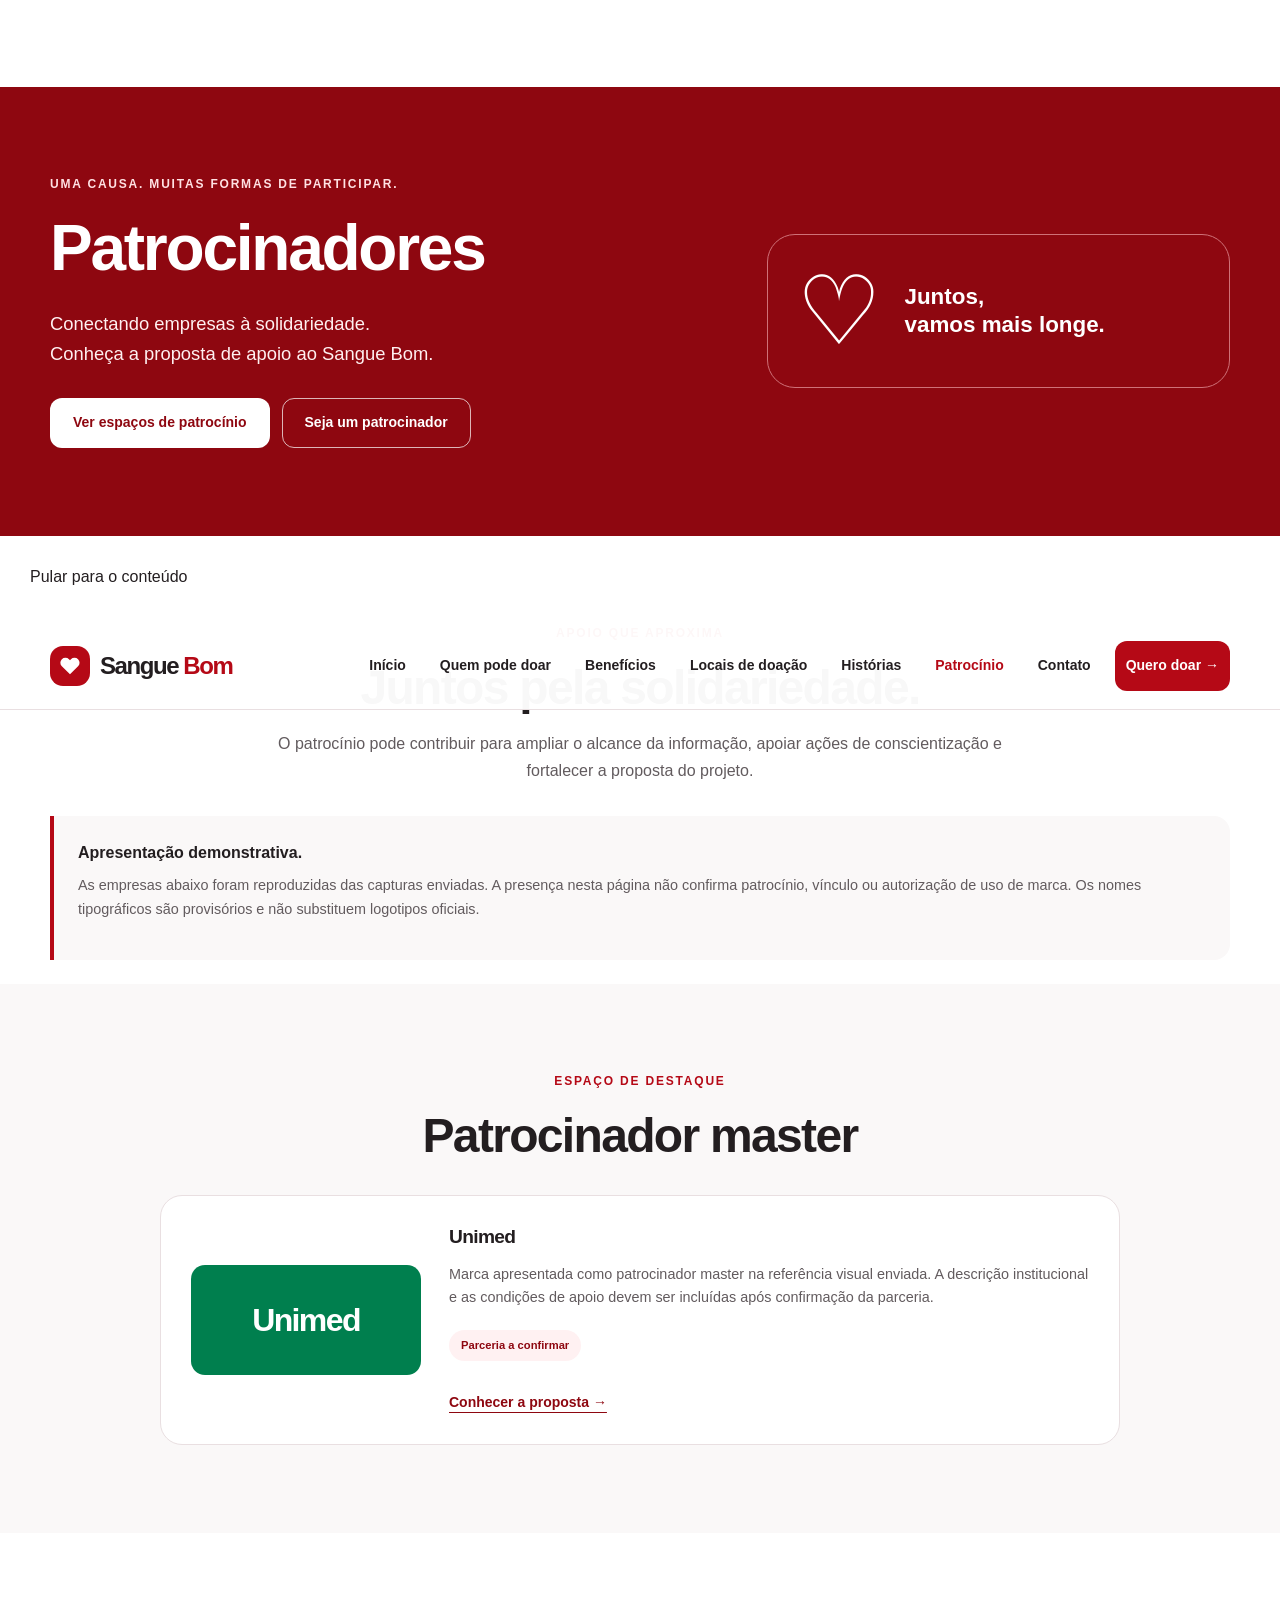
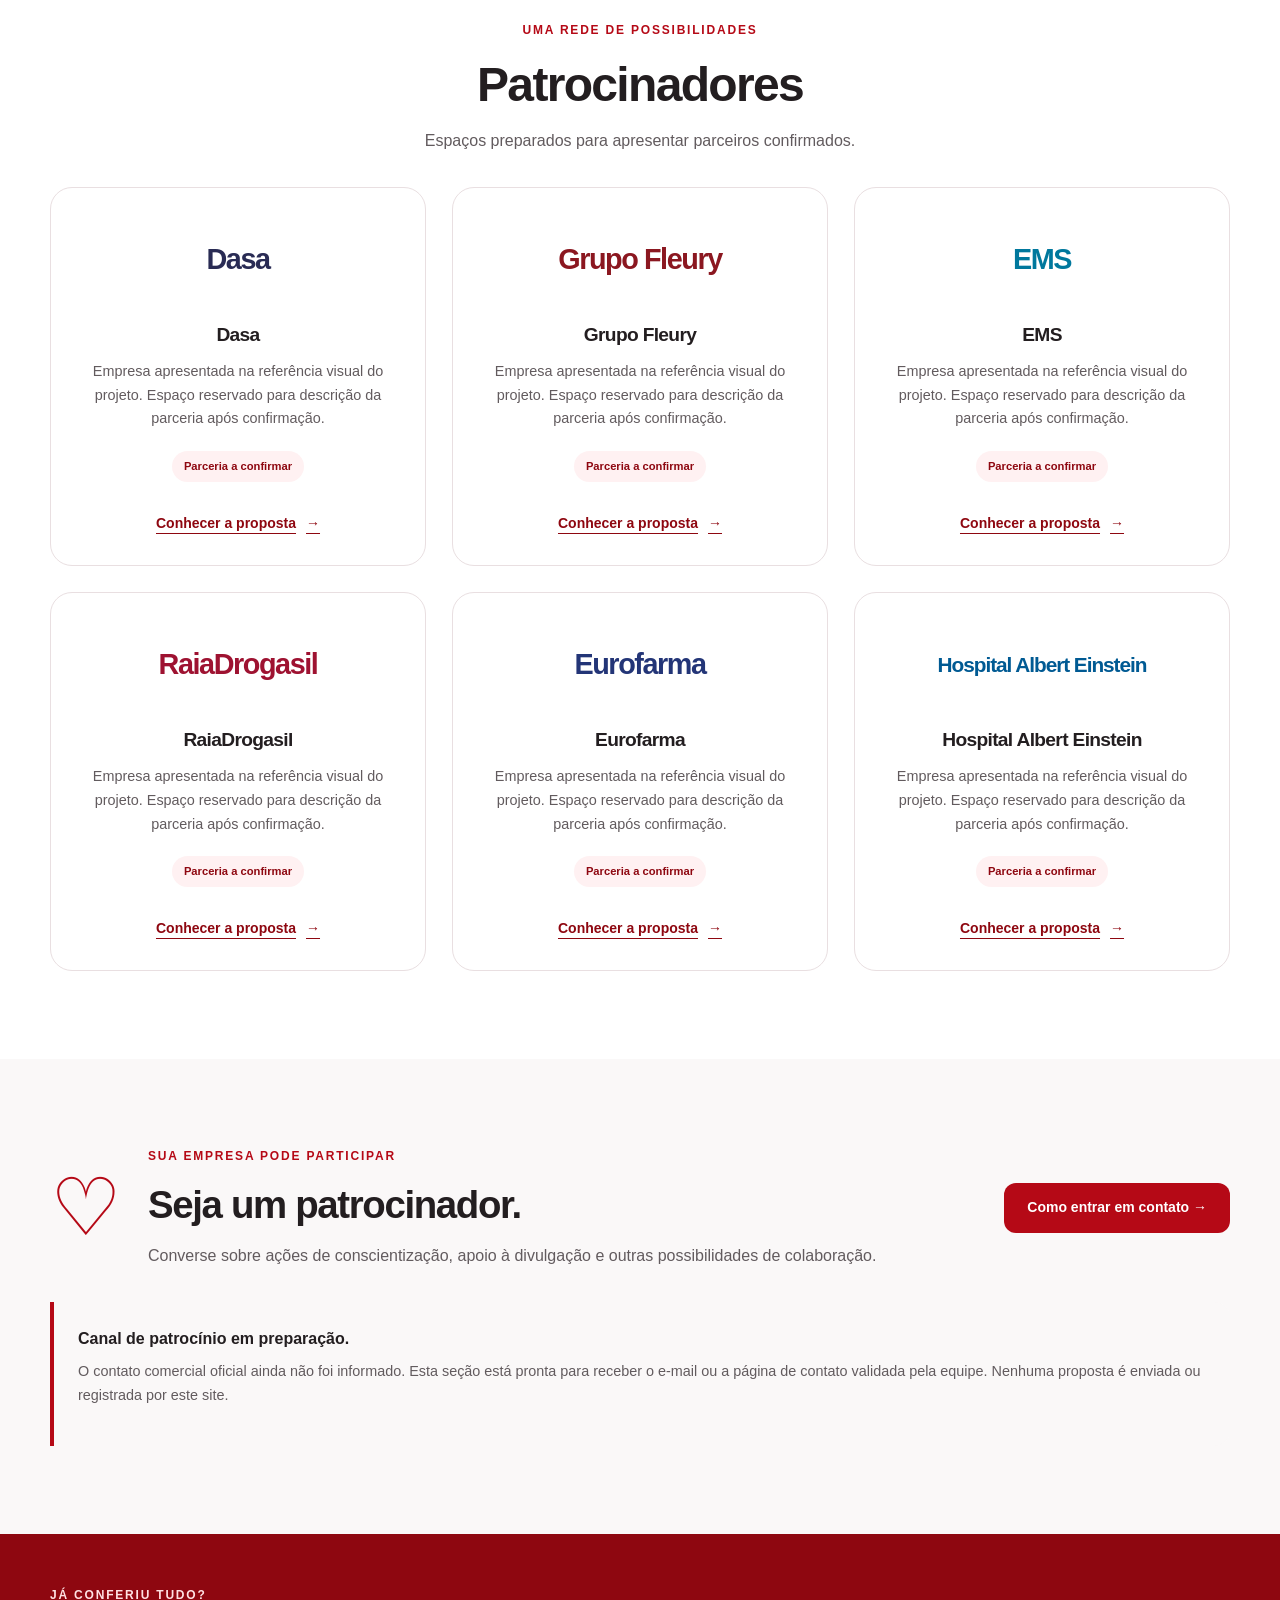
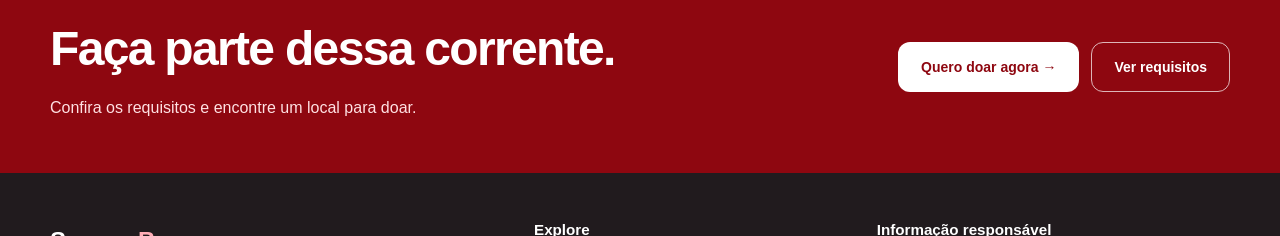
<file: pages/contato.html>
<!DOCTYPE html>
<html lang="pt-BR">
 <head>
  <meta charset="utf-8"/>
  <meta content="width=device-width, initial-scale=1" name="viewport"/>
  <meta content="0;url=patrocinadores.html#canal-patrocinio" http-equiv="refresh"/>
  <title>
   Contato | Sangue Bom
  </title>
 </head>
 <body>
  <p>
   <a href="patrocinadores.html#canal-patrocinio">
    Acessar contato na p&aacute;gina de Patroc&iacute;nio
   </a>
  </p>
 </body>
</html>
</file>
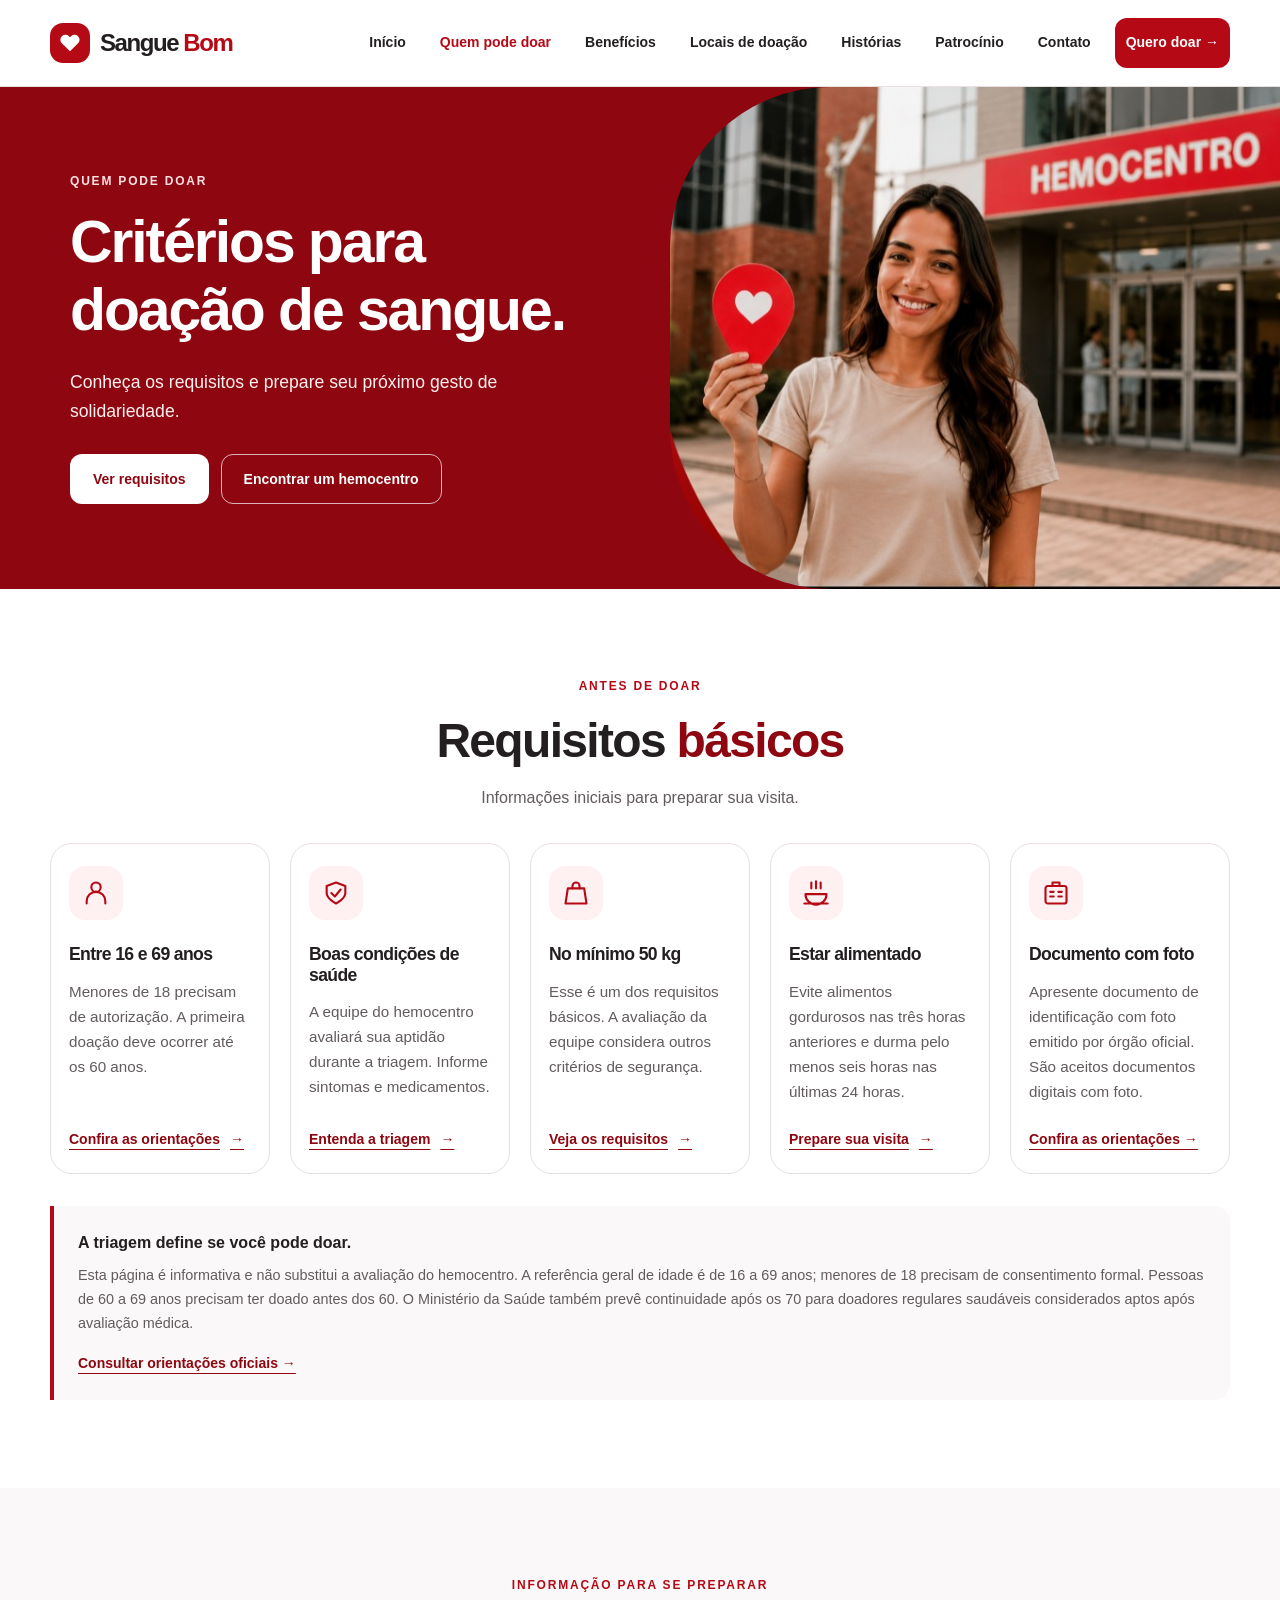
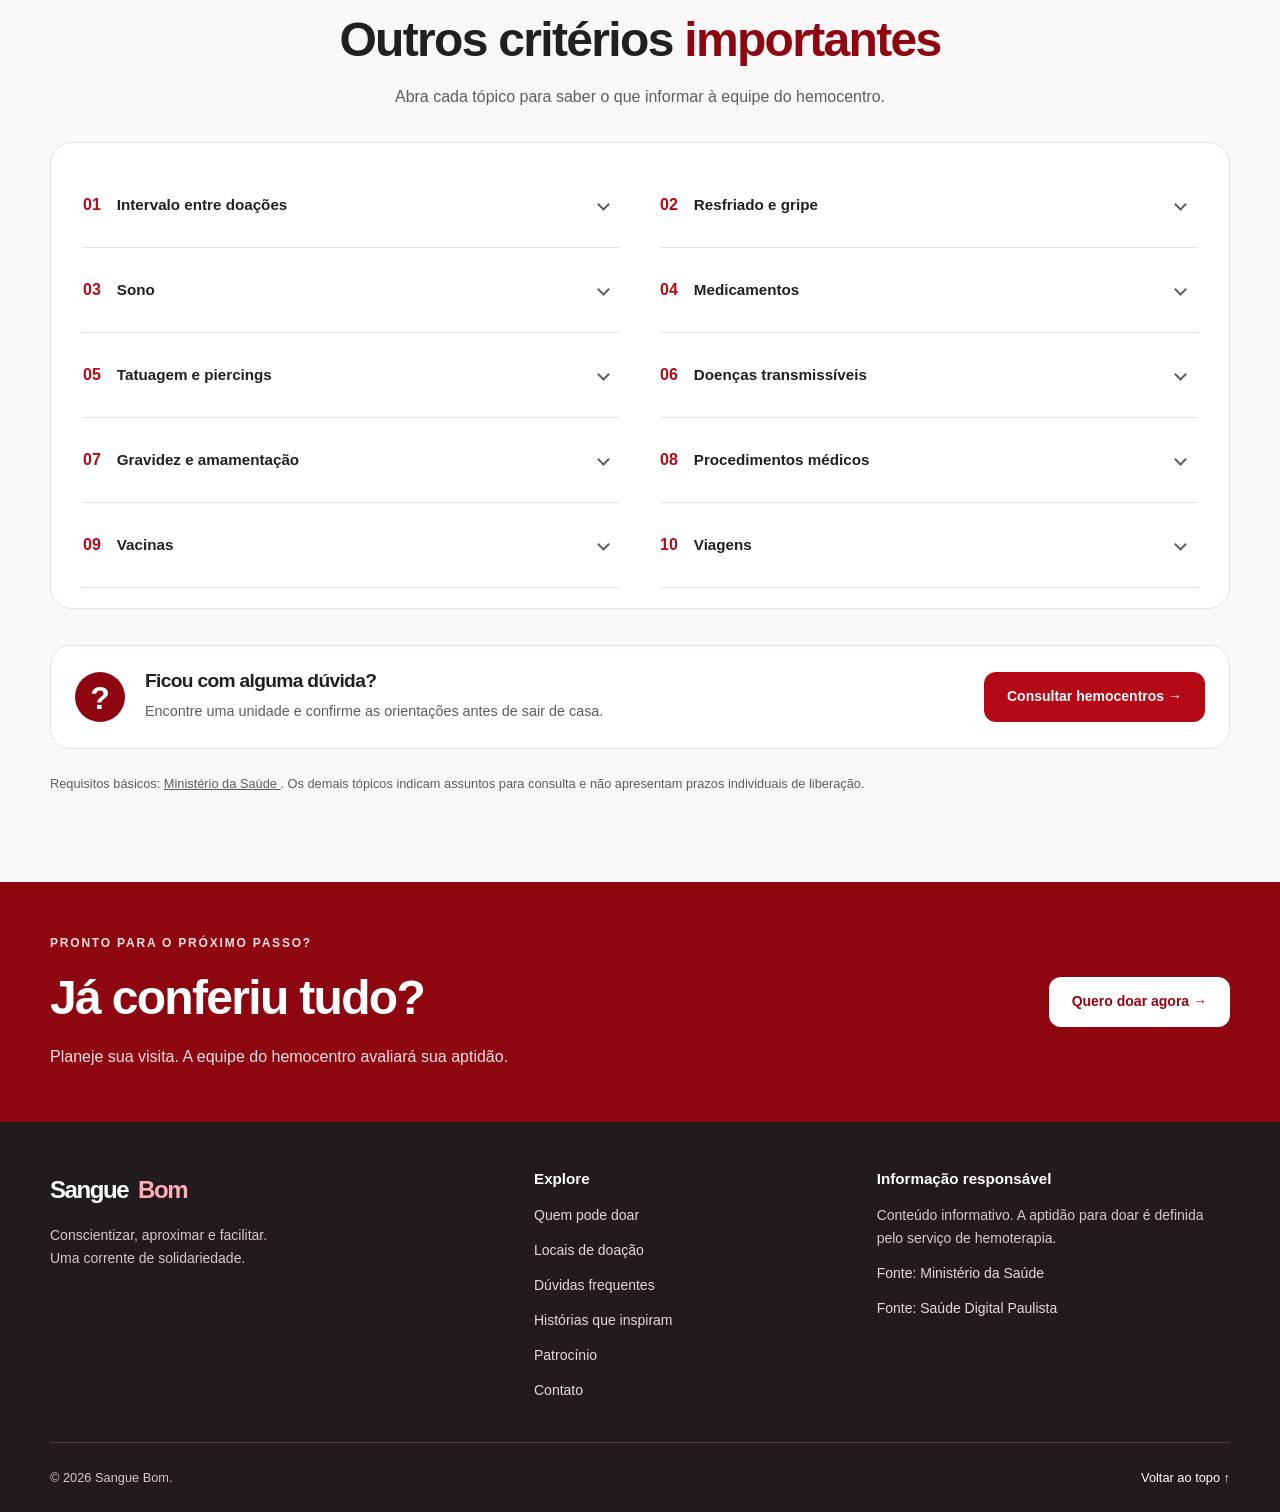
<file: pages/criterios.html>
<!DOCTYPE html>
<html lang="pt-BR">
 <head>
  <meta charset="utf-8"/>
  <meta content="width=device-width, initial-scale=1" name="viewport"/>
  <meta content="Confira os requisitos b&aacute;sicos e orienta&ccedil;&otilde;es para doa&ccedil;&atilde;o de sangue. A aptid&atilde;o &eacute; definida na triagem do hemocentro." name="description"/>
  <meta content="#a90008" name="theme-color"/>
  <title>
   Quem Pode Doar | Sangue Bom
  </title>
  <link href="../css/global.css" rel="stylesheet"/>
  <script defer="" src="../js/main.js">
  </script>
  <link href="../css/pages/criterios.css" rel="stylesheet"/>
 </head>
 <body>
  <a class="skip-link" href="#conteudo">
   Pular para o conte&uacute;do
  </a>
  <header class="site-header">
   <div class="container header-inner">
    <a aria-label="Sangue Bom, in&iacute;cio" class="brand" href="../index.html">
     <span aria-hidden="true" class="brand-icon">
      <svg aria-hidden="true" focusable="false" viewbox="0 0 24 24">
       <path d="M20.8 4.6a5.5 5.5 0 0 0-7.8 0L12 5.7l-1.1-1.1a5.5 5.5 0 0 0-7.8 7.8L12 21l8.8-8.6a5.5 5.5 0 0 0 0-7.8Z">
       </path>
      </svg>
     </span>
     <span>
      Sangue
      <strong>
       Bom
      </strong>
     </span>
    </a>
    <button aria-controls="navegacao" aria-expanded="false" class="menu-toggle" hidden="" type="button">
     Menu
     <span aria-hidden="true">
      ☰
     </span>
    </button>
    <nav aria-label="Navega&ccedil;&atilde;o principal" id="navegacao">
     <a href="../index.html">
      In&iacute;cio
     </a>
     <a aria-current="page" href="../pages/criterios.html">
      Quem pode doar
     </a>
     <a href="../pages/beneficios.html">
      Benef&iacute;cios
     </a>
     <a href="../pages/locais.html">
      Locais de doa&ccedil;&atilde;o
     </a>
     <a href="../pages/historia.html">
      Hist&oacute;rias
     </a>
     <a href="../pages/patrocinadores.html">
      Patroc&iacute;nio
     </a>
     <a href="patrocinadores.html#canal-patrocinio">
      Contato
     </a>
     <a class="button button-primary" href="../pages/locais.html">
      Quero doar &rarr;
     </a>
    </nav>
   </div>
  </header>
  <main id="conteudo" tabindex="-1">
   <section aria-labelledby="criteria-title" class="criteria-hero">
    <div class="container criteria-hero-grid">
     <div class="criteria-copy">
      <p class="eyebrow">
       Quem pode doar
      </p>
      <h1 id="criteria-title">
       Crit&eacute;rios para
       <br/>
       doa&ccedil;&atilde;o de sangue.
      </h1>
      <p>
       Conhe&ccedil;a os requisitos e prepare seu pr&oacute;ximo gesto de solidariedade.
      </p>
      <div class="actions">
       <a class="button button-white" href="#basicos">
        Ver requisitos
       </a>
       <a class="button button-outline" href="../locais.html">
        Encontrar um hemocentro
       </a>
      </div>
     </div>
     <img alt="" class="criteria-photo" fetchpriority="high" height="479" src="../assets/img/hero-criterios.jpg" width="814"/>
    </div>
   </section>
   <section aria-labelledby="basic-title" class="section" id="basicos">
    <div class="container">
     <div class="section-heading">
      <p class="eyebrow">
       Antes de doar
      </p>
      <h2 id="basic-title">
       Requisitos
       <span class="red-text">
        b&aacute;sicos
       </span>
      </h2>
      <p>
       Informa&ccedil;&otilde;es iniciais para preparar sua visita.
      </p>
     </div>
     <div class="cards-grid requirements-grid">
      <article class="card">
       <span class="icon">
        <svg aria-hidden="true" focusable="false" viewbox="0 0 24 24">
         <circle cx="12" cy="7" r="4">
         </circle>
         <path d="M4 21v-2a8 8 0 0 1 16 0v2">
         </path>
        </svg>
       </span>
       <h3>
        Entre 16 e 69 anos
       </h3>
       <p>
        Menores de 18 precisam de autoriza&ccedil;&atilde;o. A primeira doa&ccedil;&atilde;o deve ocorrer at&eacute; os 60 anos.
       </p>
       <a class="text-link" href="#orientacoes">
        Confira as orienta&ccedil;&otilde;es
        <span aria-hidden="true">
         &rarr;
        </span>
       </a>
      </article>
      <article class="card">
       <span class="icon">
        <svg aria-hidden="true" focusable="false" viewbox="0 0 24 24">
         <path d="m12 3 8 3v6c0 5-8 9-8 9s-8-4-8-9V6Z">
         </path>
         <path d="m8 12 3 3 5-6">
         </path>
        </svg>
       </span>
       <h3>
        Boas condi&ccedil;&otilde;es de sa&uacute;de
       </h3>
       <p>
        A equipe do hemocentro avaliar&aacute; sua aptid&atilde;o durante a triagem. Informe sintomas e medicamentos.
       </p>
       <a class="text-link" href="#orientacoes">
        Entenda a triagem
        <span aria-hidden="true">
         &rarr;
        </span>
       </a>
      </article>
      <article class="card">
       <span class="icon">
        <svg aria-hidden="true" focusable="false" viewbox="0 0 24 24">
         <path d="M5 8h14l2 13H3Z">
         </path>
         <path d="M9 8V6a3 3 0 0 1 6 0v2">
         </path>
        </svg>
       </span>
       <h3>
        No m&iacute;nimo 50 kg
       </h3>
       <p>
        Esse &eacute; um dos requisitos b&aacute;sicos. A avalia&ccedil;&atilde;o da equipe considera outros crit&eacute;rios de seguran&ccedil;a.
       </p>
       <a class="text-link" href="#orientacoes">
        Veja os requisitos
        <span aria-hidden="true">
         &rarr;
        </span>
       </a>
      </article>
      <article class="card">
       <span class="icon">
        <svg aria-hidden="true" focusable="false" viewbox="0 0 24 24">
         <path d="M3 13h18a9 9 0 0 1-18 0ZM2 21h20M8 3v5M12 2v6M16 3v5">
         </path>
        </svg>
       </span>
       <h3>
        Estar alimentado
       </h3>
       <p>
        Evite alimentos gordurosos nas tr&ecirc;s horas anteriores e durma pelo menos seis horas nas &uacute;ltimas 24 horas.
       </p>
       <a class="text-link" href="#orientacoes">
        Prepare sua visita
        <span aria-hidden="true">
         &rarr;
        </span>
       </a>
      </article>
      <article class="card">
       <span aria-hidden="true" class="icon">
        <svg viewbox="0 0 24 24">
         <rect height="15" rx="2" width="18" x="3" y="6">
         </rect>
         <path d="M9 6V3h6v3M7 11h3M7 15h3M14 11h3M14 15h3">
         </path>
        </svg>
       </span>
       <h3>
        Documento com foto
       </h3>
       <p>
        Apresente documento de identifica&ccedil;&atilde;o com foto emitido por &oacute;rg&atilde;o oficial. S&atilde;o aceitos documentos digitais com foto.
       </p>
       <a class="text-link" href="#orientacoes">
        Confira as orienta&ccedil;&otilde;es &rarr;
       </a>
      </article>
     </div>
     <aside class="notice" id="orientacoes">
      <strong>
       A triagem define se voc&ecirc; pode doar.
      </strong>
      <p>
       Esta p&aacute;gina &eacute; informativa e n&atilde;o substitui a avalia&ccedil;&atilde;o do hemocentro. A refer&ecirc;ncia geral de idade &eacute; de 16 a 69 anos; menores de 18 precisam de consentimento formal. Pessoas de 60 a 69 anos precisam ter doado antes dos 60. O Minist&eacute;rio da Sa&uacute;de tamb&eacute;m prev&ecirc; continuidade ap&oacute;s os 70 para doadores regulares saud&aacute;veis considerados aptos ap&oacute;s avalia&ccedil;&atilde;o m&eacute;dica.
      </p>
      <a class="text-link" href="https://www.gov.br/saude/pt-br/composicao/saes/doacao-de-sangue">
       Consultar orienta&ccedil;&otilde;es oficiais &rarr;
      </a>
     </aside>
    </div>
   </section>
   <section aria-labelledby="other-title" class="section criteria-section">
    <div class="container">
     <div class="section-heading">
      <p class="eyebrow">
       Informa&ccedil;&atilde;o para se preparar
      </p>
      <h2 id="other-title">
       Outros crit&eacute;rios
       <span class="red-text">
        importantes
       </span>
      </h2>
      <p>
       Abra cada t&oacute;pico para saber o que informar &agrave; equipe do hemocentro.
      </p>
     </div>
     <div class="criteria-accordion">
      <details>
       <summary>
        <span aria-hidden="true" class="criteria-symbol">
         01
        </span>
        <span>
         Intervalo entre doa&ccedil;&otilde;es
        </span>
        <span aria-hidden="true" class="chevron">
        </span>
       </summary>
       <p>
        Informe a data da &uacute;ltima doa&ccedil;&atilde;o &agrave; equipe. O intervalo e o limite anual devem ser confirmados com o servi&ccedil;o de hemoterapia.
       </p>
      </details>
      <details>
       <summary>
        <span aria-hidden="true" class="criteria-symbol">
         02
        </span>
        <span>
         Resfriado e gripe
        </span>
        <span aria-hidden="true" class="chevron">
        </span>
       </summary>
       <p>
        Se estiver com sintomas, consulte a unidade antes de comparecer. A equipe orientar&aacute; o per&iacute;odo de espera ap&oacute;s a recupera&ccedil;&atilde;o.
       </p>
      </details>
      <details>
       <summary>
        <span aria-hidden="true" class="criteria-symbol">
         03
        </span>
        <span>
         Sono
        </span>
        <span aria-hidden="true" class="chevron">
        </span>
       </summary>
       <p>
        O Minist&eacute;rio da Sa&uacute;de orienta dormir pelo menos seis horas nas &uacute;ltimas 24 horas. Confirme tamb&eacute;m as orienta&ccedil;&otilde;es da unidade escolhida.
       </p>
      </details>
      <details>
       <summary>
        <span aria-hidden="true" class="criteria-symbol">
         04
        </span>
        <span>
         Medicamentos
        </span>
        <span aria-hidden="true" class="chevron">
        </span>
       </summary>
       <p>
        Informe os medicamentos em uso e o motivo do tratamento durante a triagem. N&atilde;o interrompa tratamentos para tentar doar; pe&ccedil;a orienta&ccedil;&atilde;o ao servi&ccedil;o.
       </p>
      </details>
      <details>
       <summary>
        <span aria-hidden="true" class="criteria-symbol">
         05
        </span>
        <span>
         Tatuagem e piercings
        </span>
        <span aria-hidden="true" class="chevron">
        </span>
       </summary>
       <p>
        Informe quando e em quais condi&ccedil;&otilde;es o procedimento foi realizado. A equipe do hemocentro definir&aacute; o per&iacute;odo de espera aplic&aacute;vel.
       </p>
      </details>
      <details>
       <summary>
        <span aria-hidden="true" class="criteria-symbol">
         06
        </span>
        <span>
         Doen&ccedil;as transmiss&iacute;veis
        </span>
        <span aria-hidden="true" class="chevron">
        </span>
       </summary>
       <p>
        Informe seu hist&oacute;rico de sa&uacute;de &agrave; equipe de triagem. A avalia&ccedil;&atilde;o &eacute; individual e confidencial; o site n&atilde;o confirma aptid&atilde;o para doar.
       </p>
      </details>
      <details>
       <summary>
        <span aria-hidden="true" class="criteria-symbol">
         07
        </span>
        <span>
         Gravidez e amamenta&ccedil;&atilde;o
        </span>
        <span aria-hidden="true" class="chevron">
        </span>
       </summary>
       <p>
        Informe essa condi&ccedil;&atilde;o ao hemocentro antes da visita. O servi&ccedil;o orientar&aacute; os impedimentos e os prazos aplic&aacute;veis ap&oacute;s o parto.
       </p>
      </details>
      <details>
       <summary>
        <span aria-hidden="true" class="criteria-symbol">
         08
        </span>
        <span>
         Procedimentos m&eacute;dicos
        </span>
        <span aria-hidden="true" class="chevron">
        </span>
       </summary>
       <p>
        Cirurgias e outros procedimentos precisam ser informados &agrave; equipe. Confirme quando poder&aacute; doar conforme o procedimento e sua recupera&ccedil;&atilde;o.
       </p>
      </details>
      <details>
       <summary>
        <span aria-hidden="true" class="criteria-symbol">
         09
        </span>
        <span>
         Vacinas
        </span>
        <span aria-hidden="true" class="chevron">
        </span>
       </summary>
       <p>
        Informe o nome da vacina e a data da aplica&ccedil;&atilde;o. O per&iacute;odo de espera depende da vacina e deve ser confirmado com o hemocentro.
       </p>
      </details>
      <details>
       <summary>
        <span aria-hidden="true" class="criteria-symbol">
         10
        </span>
        <span>
         Viagens
        </span>
        <span aria-hidden="true" class="chevron">
        </span>
       </summary>
       <p>
        Informe os destinos e as datas de viagens recentes durante a triagem. Consulte a unidade para verificar se h&aacute; algum per&iacute;odo de espera.
       </p>
      </details>
     </div>
     <div class="criteria-help">
      <span aria-hidden="true" class="help-icon">
       ?
      </span>
      <div>
       <h3>
        Ficou com alguma d&uacute;vida?
       </h3>
       <p>
        Encontre uma unidade e confirme as orienta&ccedil;&otilde;es antes de sair de casa.
       </p>
      </div>
      <a class="button button-primary" href="../locais.html">
       Consultar hemocentros &rarr;
      </a>
     </div>
     <p class="source-note">
      Requisitos b&aacute;sicos:
      <a href="https://www.gov.br/saude/pt-br/composicao/saes/doacao-de-sangue">
       Minist&eacute;rio da Sa&uacute;de
      </a>
      . Os demais t&oacute;picos indicam assuntos para consulta e n&atilde;o apresentam prazos individuais de libera&ccedil;&atilde;o.
     </p>
    </div>
   </section>
   <section aria-labelledby="cta-title" class="cta-section">
    <div class="container cta-inner">
     <div>
      <p class="eyebrow">
       Pronto para o pr&oacute;ximo passo?
      </p>
      <h2 id="cta-title">
       J&aacute; conferiu tudo?
      </h2>
      <p>
       Planeje sua visita. A equipe do hemocentro avaliar&aacute; sua aptid&atilde;o.
      </p>
     </div>
     <a class="button button-white" href="../locais.html">
      Quero doar agora &rarr;
     </a>
    </div>
   </section>
  </main>
  <footer class="site-footer">
   <div class="container footer-grid">
    <div>
     <a class="brand" href="../index.html">
      Sangue
      <strong>
       Bom
      </strong>
     </a>
     <p>
      Conscientizar, aproximar e facilitar.
      <br/>
      Uma corrente de solidariedade.
     </p>
    </div>
    <nav aria-label="Links do rodap&eacute;">
     <h2>
      Explore
     </h2>
     <a href="criterios.html">
      Quem pode doar
     </a>
     <a href="../locais.html">
      Locais de doa&ccedil;&atilde;o
     </a>
     <a href="../index.html#duvidas">
      D&uacute;vidas frequentes
     </a>
     <a href="../pages/historia.html">
      Hist&oacute;rias que inspiram
     </a>
     <a href="../pages/patrocinadores.html">
      Patroc&iacute;nio
     </a>
     <a href="patrocinadores.html#canal-patrocinio">
      Contato
     </a>
    </nav>
    <div>
     <h2>
      Informa&ccedil;&atilde;o respons&aacute;vel
     </h2>
     <p>
      Conte&uacute;do informativo. A aptid&atilde;o para doar &eacute; definida pelo servi&ccedil;o de hemoterapia.
     </p>
     <a href="https://www.gov.br/saude/pt-br/composicao/saes/doacao-de-sangue">
      Fonte: Minist&eacute;rio da Sa&uacute;de
     </a>
     <a href="https://saudedigital.saude.sp.gov.br/servicos/poupatempo-da-saude/saude-para-todos/consultar-hemocentros">
      Fonte: Sa&uacute;de Digital Paulista
     </a>
    </div>
   </div>
   <div class="container footer-bottom">
    <p>
     &copy;
     <span id="ano">
      2026
     </span>
     Sangue Bom.
    </p>
    <a href="#conteudo">
     Voltar ao topo
     <span aria-hidden="true">
      &uarr;
     </span>
    </a>
   </div>
  </footer>
 </body>
</html>
</file>
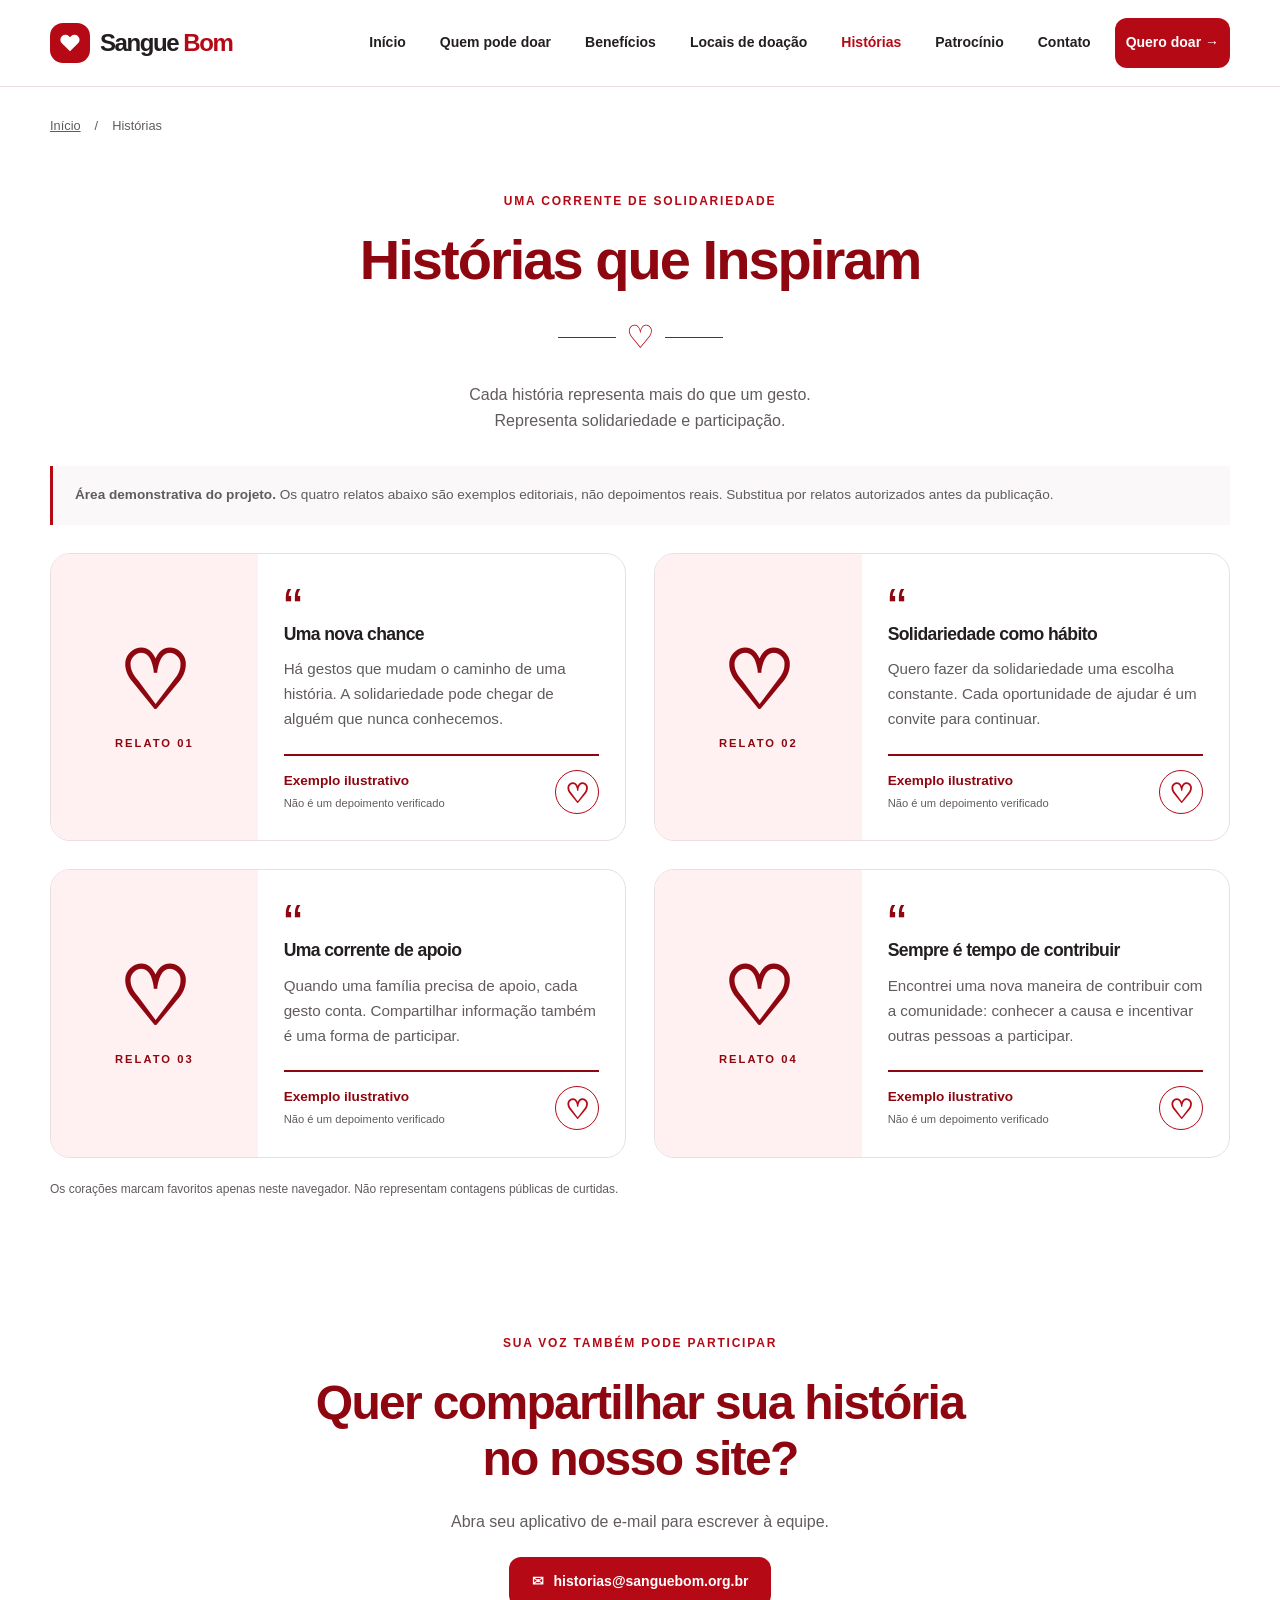
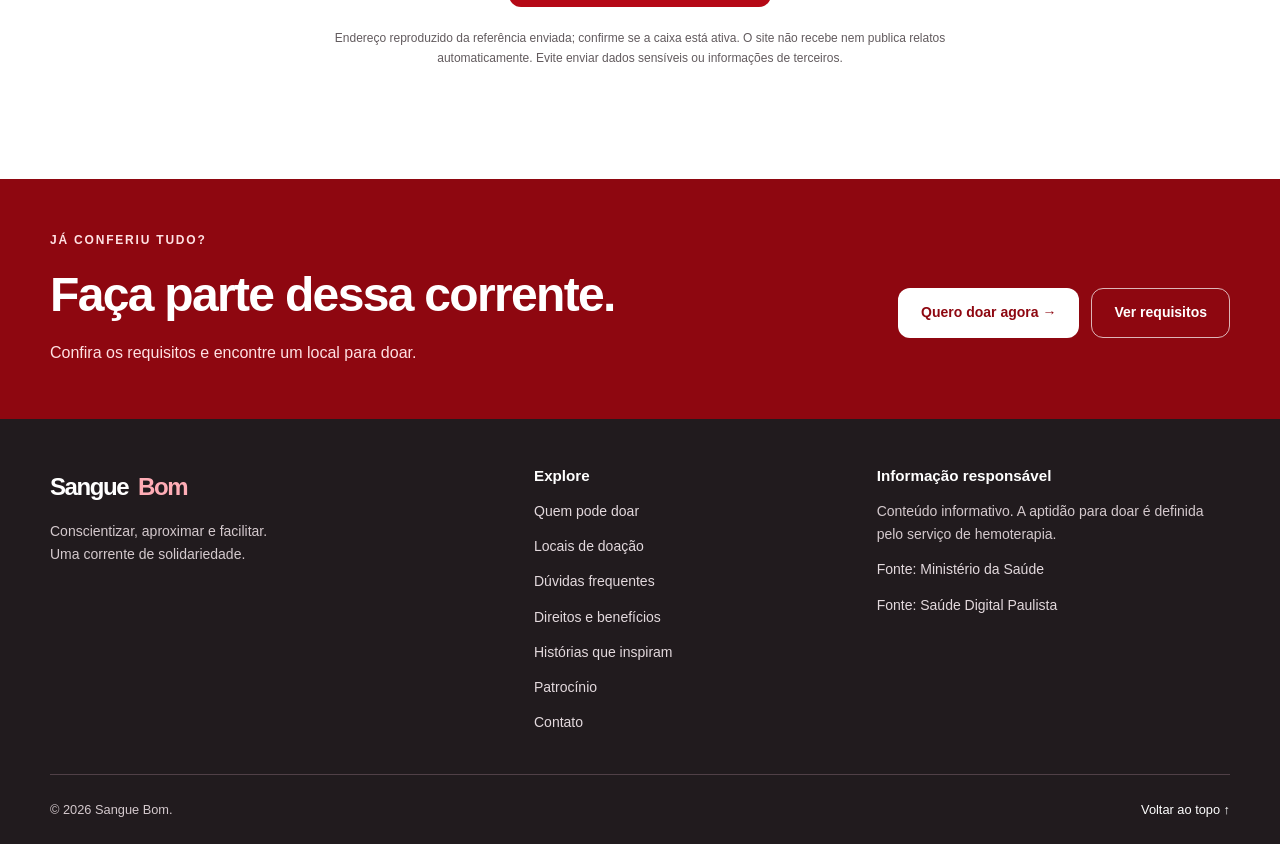
<file: pages/historia.html>
<!DOCTYPE html>
<html lang="pt-BR">
 <head>
  <meta charset="utf-8"/>
  <meta content="width=device-width, initial-scale=1" name="viewport"/>
  <meta content="Hist&oacute;rias e solidariedade no Sangue Bom. Conhe&ccedil;a a proposta e compartilhe seu relato." name="description"/>
  <meta content="#a90008" name="theme-color"/>
  <title>
   Hist&oacute;rias que Inspiram | Sangue Bom
  </title>
  <link href="../css/global.css" rel="stylesheet"/>
  <script defer="" src="../js/main.js">
  </script>
  <link href="../css/pages/historia.css" rel="stylesheet"/>
  <script defer="" src="../js/pages/historia.js">
  </script>
 </head>
 <body>
  <a class="skip-link" href="#conteudo">
   Pular para o conte&uacute;do
  </a>
  <header class="site-header">
   <div class="container header-inner">
    <a aria-label="Sangue Bom, in&iacute;cio" class="brand" href="../index.html">
     <span aria-hidden="true" class="brand-icon">
      <svg aria-hidden="true" focusable="false" viewbox="0 0 24 24">
       <path d="M20.8 4.6a5.5 5.5 0 0 0-7.8 0L12 5.7l-1.1-1.1a5.5 5.5 0 0 0-7.8 7.8L12 21l8.8-8.6a5.5 5.5 0 0 0 0-7.8Z">
       </path>
      </svg>
     </span>
     <span>
      Sangue
      <strong>
       Bom
      </strong>
     </span>
    </a>
    <button aria-controls="navegacao" aria-expanded="false" class="menu-toggle" hidden="" type="button">
     Menu
     <span aria-hidden="true">
      ☰
     </span>
    </button>
    <nav aria-label="Navega&ccedil;&atilde;o principal" id="navegacao">
     <a href="../index.html">
      In&iacute;cio
     </a>
     <a href="../pages/criterios.html">
      Quem pode doar
     </a>
     <a href="../pages/beneficios.html">
      Benef&iacute;cios
     </a>
     <a href="../pages/locais.html">
      Locais de doa&ccedil;&atilde;o
     </a>
     <a aria-current="page" href="../pages/historia.html">
      Hist&oacute;rias
     </a>
     <a href="../pages/patrocinadores.html">
      Patroc&iacute;nio
     </a>
     <a href="patrocinadores.html#canal-patrocinio">
      Contato
     </a>
     <a class="button button-primary" href="../pages/locais.html">
      Quero doar &rarr;
     </a>
    </nav>
   </div>
  </header>
  <main id="conteudo" tabindex="-1">
   <section aria-labelledby="stories-title" class="section stories-section">
    <div class="container">
     <nav aria-label="Localiza&ccedil;&atilde;o" class="stories-breadcrumb">
      <a href="../index.html">
       In&iacute;cio
      </a>
      <span aria-hidden="true">
       /
      </span>
      <span aria-current="page">
       Hist&oacute;rias
      </span>
     </nav>
     <div class="section-heading stories-heading">
      <p class="eyebrow">
       Uma corrente de solidariedade
      </p>
      <h1 id="stories-title">
       Hist&oacute;rias que Inspiram
      </h1>
      <div aria-hidden="true" class="heart-divider">
       <span>
       </span>
       ♡
       <span>
       </span>
      </div>
      <p>
       Cada hist&oacute;ria representa mais do que um gesto.
       <br/>
       Representa solidariedade e participa&ccedil;&atilde;o.
      </p>
     </div>
     <aside class="stories-notice">
      <strong>
       &Aacute;rea demonstrativa do projeto.
      </strong>
      Os quatro relatos abaixo s&atilde;o exemplos editoriais, n&atilde;o depoimentos reais. Substitua por relatos autorizados antes da publica&ccedil;&atilde;o.
     </aside>
     <div class="stories-grid">
      <article aria-labelledby="story-1" class="story-card">
       <div aria-hidden="true" class="story-visual">
        <span class="visual-heart">
         ♡
        </span>
        <span>
         RELATO 01
        </span>
       </div>
       <div class="story-body">
        <span aria-hidden="true" class="quote-mark">
         &ldquo;
        </span>
        <h2 id="story-1">
         Uma nova chance
        </h2>
        <blockquote>
         <p>
          H&aacute; gestos que mudam o caminho de uma hist&oacute;ria. A solidariedade pode chegar de algu&eacute;m que nunca conhecemos.
         </p>
        </blockquote>
        <div class="story-meta">
         <span>
          Exemplo ilustrativo
          <br/>
          <small>
           N&atilde;o &eacute; um depoimento verificado
          </small>
         </span>
         <button aria-label="Marcar relato 1 como favorito" aria-pressed="false" class="story-like" data-story="1" type="button">
          <span aria-hidden="true">
           ♡
          </span>
         </button>
        </div>
       </div>
      </article>
      <article aria-labelledby="story-2" class="story-card">
       <div aria-hidden="true" class="story-visual">
        <span class="visual-heart">
         ♡
        </span>
        <span>
         RELATO 02
        </span>
       </div>
       <div class="story-body">
        <span aria-hidden="true" class="quote-mark">
         &ldquo;
        </span>
        <h2 id="story-2">
         Solidariedade como h&aacute;bito
        </h2>
        <blockquote>
         <p>
          Quero fazer da solidariedade uma escolha constante. Cada oportunidade de ajudar &eacute; um convite para continuar.
         </p>
        </blockquote>
        <div class="story-meta">
         <span>
          Exemplo ilustrativo
          <br/>
          <small>
           N&atilde;o &eacute; um depoimento verificado
          </small>
         </span>
         <button aria-label="Marcar relato 2 como favorito" aria-pressed="false" class="story-like" data-story="2" type="button">
          <span aria-hidden="true">
           ♡
          </span>
         </button>
        </div>
       </div>
      </article>
      <article aria-labelledby="story-3" class="story-card">
       <div aria-hidden="true" class="story-visual">
        <span class="visual-heart">
         ♡
        </span>
        <span>
         RELATO 03
        </span>
       </div>
       <div class="story-body">
        <span aria-hidden="true" class="quote-mark">
         &ldquo;
        </span>
        <h2 id="story-3">
         Uma corrente de apoio
        </h2>
        <blockquote>
         <p>
          Quando uma fam&iacute;lia precisa de apoio, cada gesto conta. Compartilhar informa&ccedil;&atilde;o tamb&eacute;m &eacute; uma forma de participar.
         </p>
        </blockquote>
        <div class="story-meta">
         <span>
          Exemplo ilustrativo
          <br/>
          <small>
           N&atilde;o &eacute; um depoimento verificado
          </small>
         </span>
         <button aria-label="Marcar relato 3 como favorito" aria-pressed="false" class="story-like" data-story="3" type="button">
          <span aria-hidden="true">
           ♡
          </span>
         </button>
        </div>
       </div>
      </article>
      <article aria-labelledby="story-4" class="story-card">
       <div aria-hidden="true" class="story-visual">
        <span class="visual-heart">
         ♡
        </span>
        <span>
         RELATO 04
        </span>
       </div>
       <div class="story-body">
        <span aria-hidden="true" class="quote-mark">
         &ldquo;
        </span>
        <h2 id="story-4">
         Sempre &eacute; tempo de contribuir
        </h2>
        <blockquote>
         <p>
          Encontrei uma nova maneira de contribuir com a comunidade: conhecer a causa e incentivar outras pessoas a participar.
         </p>
        </blockquote>
        <div class="story-meta">
         <span>
          Exemplo ilustrativo
          <br/>
          <small>
           N&atilde;o &eacute; um depoimento verificado
          </small>
         </span>
         <button aria-label="Marcar relato 4 como favorito" aria-pressed="false" class="story-like" data-story="4" type="button">
          <span aria-hidden="true">
           ♡
          </span>
         </button>
        </div>
       </div>
      </article>
     </div>
     <p class="favorite-note">
      Os cora&ccedil;&otilde;es marcam favoritos apenas neste navegador. N&atilde;o representam contagens p&uacute;blicas de curtidas.
     </p>
     <p aria-live="polite" class="sr-only" id="favorite-status" role="status">
     </p>
    </div>
   </section>
   <section aria-labelledby="share-title" class="section share-section">
    <div class="container">
     <p class="eyebrow">
      Sua voz tamb&eacute;m pode participar
     </p>
     <h2 id="share-title">
      Quer compartilhar sua hist&oacute;ria
      <br/>
      no nosso site?
     </h2>
     <p>
      Abra seu aplicativo de e-mail para escrever &agrave; equipe.
     </p>
     <a class="button button-primary email-button" href="mailto:historias@sanguebom.org.br?subject=Minha%20hist%C3%B3ria%20-%20Sangue%20Bom">
      <span aria-hidden="true">
       ✉
      </span>
      historias@sanguebom.org.br
     </a>
     <p class="share-note">
      Endere&ccedil;o reproduzido da refer&ecirc;ncia enviada; confirme se a caixa est&aacute; ativa. O site n&atilde;o recebe nem publica relatos automaticamente. Evite enviar dados sens&iacute;veis ou informa&ccedil;&otilde;es de terceiros.
     </p>
    </div>
   </section>
   <section aria-labelledby="cta-title" class="cta-section">
    <div class="container cta-inner">
     <div>
      <p class="eyebrow">
       J&aacute; conferiu tudo?
      </p>
      <h2 id="cta-title">
       Fa&ccedil;a parte dessa corrente.
      </h2>
      <p>
       Confira os requisitos e encontre um local para doar.
      </p>
     </div>
     <div class="actions">
      <a class="button button-white" href="locais.html">
       Quero doar agora &rarr;
      </a>
      <a class="button button-outline" href="criterios.html">
       Ver requisitos
      </a>
     </div>
    </div>
   </section>
  </main>
  <footer class="site-footer">
   <div class="container footer-grid">
    <div>
     <a class="brand" href="../index.html">
      Sangue
      <strong>
       Bom
      </strong>
     </a>
     <p>
      Conscientizar, aproximar e facilitar.
      <br/>
      Uma corrente de solidariedade.
     </p>
    </div>
    <nav aria-label="Links do rodap&eacute;">
     <h2>
      Explore
     </h2>
     <a href="../pages/criterios.html">
      Quem pode doar
     </a>
     <a href="locais.html">
      Locais de doa&ccedil;&atilde;o
     </a>
     <a href="../index.html#duvidas">
      D&uacute;vidas frequentes
     </a>
     <a href="beneficios.html">
      Direitos e benef&iacute;cios
     </a>
     <a href="../pages/historia.html">
      Hist&oacute;rias que inspiram
     </a>
     <a href="../pages/patrocinadores.html">
      Patroc&iacute;nio
     </a>
     <a href="patrocinadores.html#canal-patrocinio">
      Contato
     </a>
    </nav>
    <div>
     <h2>
      Informa&ccedil;&atilde;o respons&aacute;vel
     </h2>
     <p>
      Conte&uacute;do informativo. A aptid&atilde;o para doar &eacute; definida pelo servi&ccedil;o de hemoterapia.
     </p>
     <a href="https://www.gov.br/saude/pt-br/composicao/saes/doacao-de-sangue">
      Fonte: Minist&eacute;rio da Sa&uacute;de
     </a>
     <a href="https://saudedigital.saude.sp.gov.br/servicos/poupatempo-da-saude/saude-para-todos/consultar-hemocentros">
      Fonte: Sa&uacute;de Digital Paulista
     </a>
    </div>
   </div>
   <div class="container footer-bottom">
    <p>
     &copy;
     <span id="ano">
      2026
     </span>
     Sangue Bom.
    </p>
    <a href="#conteudo">
     Voltar ao topo
     <span aria-hidden="true">
      &uarr;
     </span>
    </a>
   </div>
  </footer>
 </body>
</html>
</file>
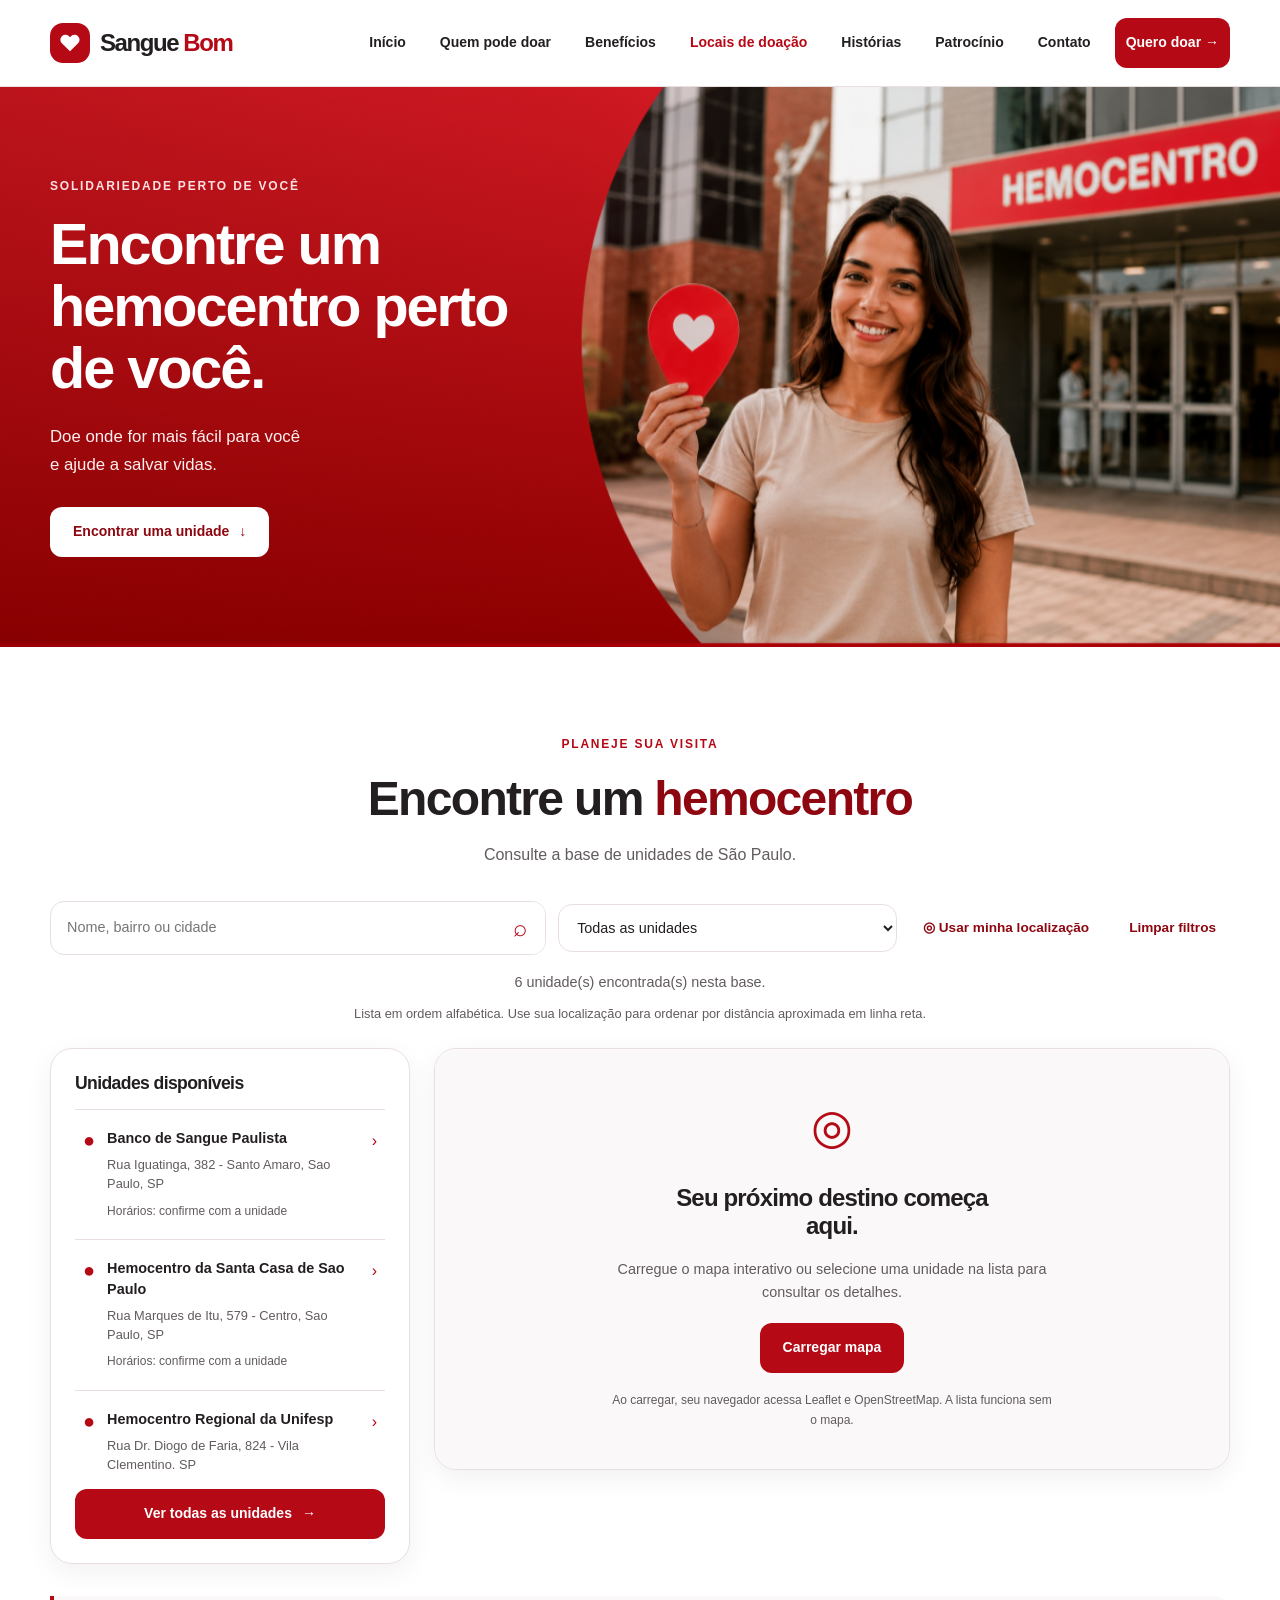
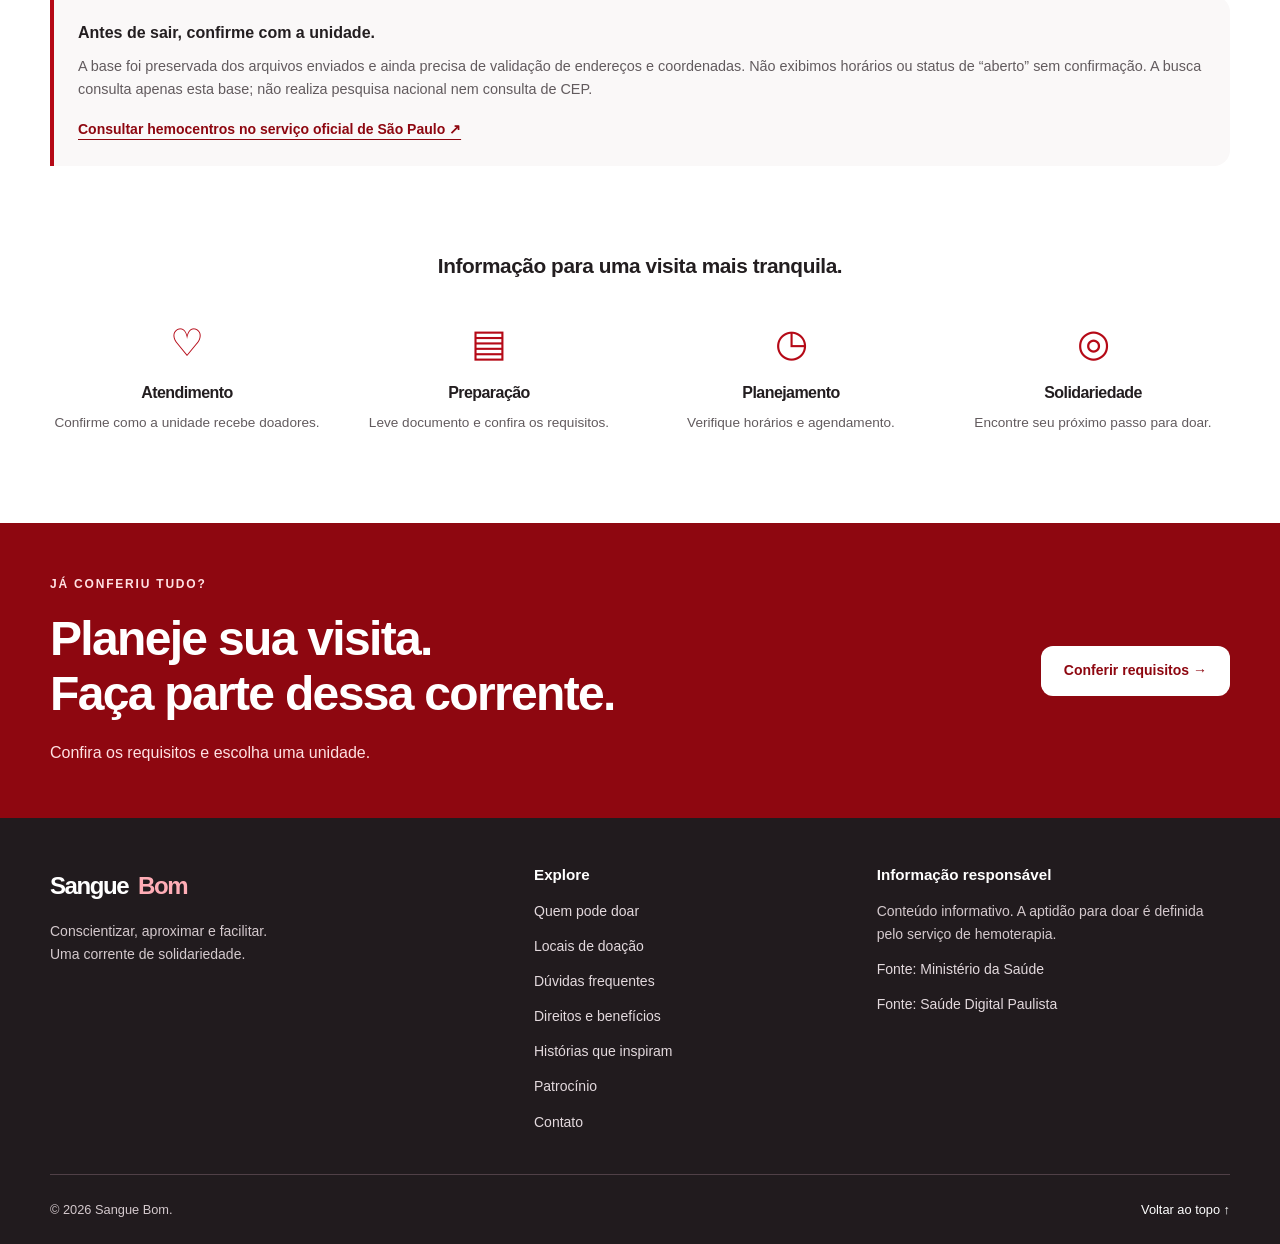
<file: pages/locais.html>
<!DOCTYPE html>
<html lang="pt-BR">
 <head>
  <meta charset="utf-8"/>
  <meta content="width=device-width, initial-scale=1" name="viewport"/>
  <meta content="Encontre unidades de doa&ccedil;&atilde;o de sangue, filtre a lista e planeje sua visita. Confirme atendimento e hor&aacute;rios com a unidade." name="description"/>
  <meta content="#a90008" name="theme-color"/>
  <title>
   Locais de Doa&ccedil;&atilde;o | Sangue Bom
  </title>
  <link as="image" href="../assets/img/hero-imagem.png" rel="preload"/>
  <link href="../css/global.css" rel="stylesheet"/>
  <script defer="" src="../js/main.js">
  </script>
  <link href="../css/pages/locais.css" rel="stylesheet"/>
  <script defer="" src="../js/data/unidades.js">
  </script>
  <script defer="" src="../js/pages/locais.js">
  </script>
 </head>
 <body>
  <a class="skip-link" href="#conteudo">
   Pular para o conte&uacute;do
  </a>
  <header class="site-header">
   <div class="container header-inner">
    <a aria-label="Sangue Bom, in&iacute;cio" class="brand" href="../index.html">
     <span aria-hidden="true" class="brand-icon">
      <svg aria-hidden="true" focusable="false" viewbox="0 0 24 24">
       <path d="M20.8 4.6a5.5 5.5 0 0 0-7.8 0L12 5.7l-1.1-1.1a5.5 5.5 0 0 0-7.8 7.8L12 21l8.8-8.6a5.5 5.5 0 0 0 0-7.8Z">
       </path>
      </svg>
     </span>
     <span>
      Sangue
      <strong>
       Bom
      </strong>
     </span>
    </a>
    <button aria-controls="navegacao" aria-expanded="false" class="menu-toggle" hidden="" type="button">
     Menu
     <span aria-hidden="true">
      ☰
     </span>
    </button>
    <nav aria-label="Navega&ccedil;&atilde;o principal" id="navegacao">
     <a href="../index.html">
      In&iacute;cio
     </a>
     <a href="../pages/criterios.html">
      Quem pode doar
     </a>
     <a href="../pages/beneficios.html">
      Benef&iacute;cios
     </a>
     <a aria-current="page" href="../pages/locais.html">
      Locais de doa&ccedil;&atilde;o
     </a>
     <a href="../pages/historia.html">
      Hist&oacute;rias
     </a>
     <a href="../pages/patrocinadores.html">
      Patroc&iacute;nio
     </a>
     <a href="patrocinadores.html#canal-patrocinio">
      Contato
     </a>
     <a class="button button-primary" href="../pages/locais.html">
      Quero doar &rarr;
     </a>
    </nav>
   </div>
  </header>
  <main id="conteudo" tabindex="-1">
   <section aria-labelledby="locais-title" class="hero location-hero">
    <img alt="" class="hero-image" fetchpriority="high" height="532" src="../assets/img/hero-imagem.png" width="1440"/>
    <div class="container hero-inner">
     <div class="hero-copy">
      <p class="eyebrow">
       Solidariedade perto de voc&ecirc;
      </p>
      <h1 id="locais-title">
       Encontre um
       <br/>
       hemocentro perto
       <br/>
       de voc&ecirc;.
      </h1>
      <p class="hero-description">
       Doe onde for mais f&aacute;cil para voc&ecirc;
       <br/>
       e ajude a salvar vidas.
      </p>
      <div class="actions">
       <a class="button button-white" href="#encontrar">
        Encontrar uma unidade
        <span aria-hidden="true">
         &darr;
        </span>
       </a>
      </div>
     </div>
    </div>
   </section>
   <section aria-labelledby="busca-title" class="section location-search" id="encontrar">
    <div class="container">
     <div class="section-heading">
      <p class="eyebrow">
       Planeje sua visita
      </p>
      <h2 id="busca-title">
       Encontre um
       <span>
        hemocentro
       </span>
      </h2>
      <p>
       Consulte a base de unidades de S&atilde;o Paulo.
      </p>
     </div>
     <div class="location-filters">
      <form class="search-field" id="form-busca" role="search">
       <label class="sr-only" for="campo-busca">
        Buscar por nome, bairro ou cidade
       </label>
       <input id="campo-busca" maxlength="120" placeholder="Nome, bairro ou cidade" type="search"/>
       <button aria-label="Buscar unidades" type="submit">
        &telrec;
       </button>
      </form>
      <label class="sr-only" for="filtro-tipo">
       Tipo de unidade
      </label>
      <select id="filtro-tipo">
       <option value="">
        Todas as unidades
       </option>
       <option>
        Hemocentro
       </option>
       <option>
        Hospital
       </option>
       <option>
        Banco de Sangue
       </option>
      </select>
      <button class="location-button" id="usar-localizacao" type="button">
       ◎ Usar minha localiza&ccedil;&atilde;o
      </button>
      <button class="location-button" id="limpar-filtros" type="button">
       Limpar filtros
      </button>
     </div>
     <p aria-live="polite" class="location-status" id="mensagem" role="status">
     </p>
     <p class="location-reference" id="referencia">
      Lista em ordem alfab&eacute;tica. Use sua localiza&ccedil;&atilde;o para ordenar por dist&acirc;ncia aproximada em linha reta.
     </p>
     <div class="location-panel">
      <aside aria-labelledby="lista-title" class="location-list-panel">
       <h3 id="lista-title">
        Unidades dispon&iacute;veis
       </h3>
       <ul class="location-list" id="lista-unidades">
       </ul>
       <noscript>
        <p>
         Ative JavaScript para consultar a lista interativa. Voc&ecirc; tamb&eacute;m pode consultar o servi&ccedil;o oficial abaixo.
        </p>
       </noscript>
       <button aria-haspopup="dialog" class="button button-primary" id="abrir-modal" type="button">
        Ver todas as unidades
        <span aria-hidden="true">
         &rarr;
        </span>
       </button>
      </aside>
      <div class="location-map-panel">
       <div aria-label="Mapa das unidades de doa&ccedil;&atilde;o" class="location-map" hidden="" id="mapa">
       </div>
       <div class="map-fallback" id="mapa-alternativa">
        <span aria-hidden="true" class="map-symbol">
         ◎
        </span>
        <h3>
         Seu pr&oacute;ximo destino come&ccedil;a aqui.
        </h3>
        <p id="mapa-status" role="status">
         Carregue o mapa interativo ou selecione uma unidade na lista para consultar os detalhes.
        </p>
        <button class="button button-primary" id="carregar-mapa" type="button">
         Carregar mapa
        </button>
        <p class="map-privacy">
         Ao carregar, seu navegador acessa Leaflet e OpenStreetMap. A lista funciona sem o mapa.
        </p>
       </div>
       <section aria-labelledby="detalhe-nome" class="unit-detail" hidden="" id="unidade-detalhe">
        <p class="eyebrow">
         Unidade selecionada
        </p>
        <h3 id="detalhe-nome">
        </h3>
        <address id="detalhe-endereco">
        </address>
        <p>
         Confirme o endere&ccedil;o, hor&aacute;rios e necessidade de agendamento diretamente com a unidade.
        </p>
        <a class="text-link" id="abrir-rota" rel="noopener noreferrer" target="_blank">
         Consultar rota no Google Maps
         <span aria-hidden="true">
          &nearrow;
         </span>
         <span class="sr-only">
          (abre em nova aba)
         </span>
        </a>
       </section>
      </div>
     </div>
     <aside class="notice">
      <strong>
       Antes de sair, confirme com a unidade.
      </strong>
      <p>
       A base foi preservada dos arquivos enviados e ainda precisa de valida&ccedil;&atilde;o de endere&ccedil;os e coordenadas. N&atilde;o exibimos hor&aacute;rios ou status de &ldquo;aberto&rdquo; sem confirma&ccedil;&atilde;o. A busca consulta apenas esta base; n&atilde;o realiza pesquisa nacional nem consulta de CEP.
      </p>
      <a class="text-link" href="https://saudedigital.saude.sp.gov.br/servicos/poupatempo-da-saude/saude-para-todos/consultar-hemocentros">
       Consultar hemocentros no servi&ccedil;o oficial de S&atilde;o Paulo &nearrow;
      </a>
     </aside>
    </div>
   </section>
   <section aria-labelledby="valores-title" class="location-values">
    <div class="container">
     <h2 id="valores-title">
      Informa&ccedil;&atilde;o para uma visita mais tranquila.
     </h2>
     <div class="values-grid">
      <article>
       <span aria-hidden="true">
        ♡
       </span>
       <h3>
        Atendimento
       </h3>
       <p>
        Confirme como a unidade recebe doadores.
       </p>
      </article>
      <article>
       <span aria-hidden="true">
        ▤
       </span>
       <h3>
        Prepara&ccedil;&atilde;o
       </h3>
       <p>
        Leve documento e confira os requisitos.
       </p>
      </article>
      <article>
       <span aria-hidden="true">
        ◷
       </span>
       <h3>
        Planejamento
       </h3>
       <p>
        Verifique hor&aacute;rios e agendamento.
       </p>
      </article>
      <article>
       <span aria-hidden="true">
        ◎
       </span>
       <h3>
        Solidariedade
       </h3>
       <p>
        Encontre seu pr&oacute;ximo passo para doar.
       </p>
      </article>
     </div>
    </div>
   </section>
   <section aria-labelledby="cta-title" class="cta-section">
    <div class="container cta-inner">
     <div>
      <p class="eyebrow">
       J&aacute; conferiu tudo?
      </p>
      <h2 id="cta-title">
       Planeje sua visita.
       <br/>
       Fa&ccedil;a parte dessa corrente.
      </h2>
      <p>
       Confira os requisitos e escolha uma unidade.
      </p>
     </div>
     <a class="button button-white" href="../pages/criterios.html">
      Conferir requisitos &rarr;
     </a>
    </div>
   </section>
  </main>
  <footer class="site-footer">
   <div class="container footer-grid">
    <div>
     <a class="brand" href="../index.html">
      Sangue
      <strong>
       Bom
      </strong>
     </a>
     <p>
      Conscientizar, aproximar e facilitar.
      <br/>
      Uma corrente de solidariedade.
     </p>
    </div>
    <nav aria-label="Links do rodap&eacute;">
     <h2>
      Explore
     </h2>
     <a href="../pages/criterios.html">
      Quem pode doar
     </a>
     <a href="locais.html">
      Locais de doa&ccedil;&atilde;o
     </a>
     <a href="../index.html#duvidas">
      D&uacute;vidas frequentes
     </a>
     <a href="beneficios.html">
      Direitos e benef&iacute;cios
     </a>
     <a href="../pages/historia.html">
      Hist&oacute;rias que inspiram
     </a>
     <a href="../pages/patrocinadores.html">
      Patroc&iacute;nio
     </a>
     <a href="patrocinadores.html#canal-patrocinio">
      Contato
     </a>
    </nav>
    <div>
     <h2>
      Informa&ccedil;&atilde;o respons&aacute;vel
     </h2>
     <p>
      Conte&uacute;do informativo. A aptid&atilde;o para doar &eacute; definida pelo servi&ccedil;o de hemoterapia.
     </p>
     <a href="https://www.gov.br/saude/pt-br/composicao/saes/doacao-de-sangue">
      Fonte: Minist&eacute;rio da Sa&uacute;de
     </a>
     <a href="https://saudedigital.saude.sp.gov.br/servicos/poupatempo-da-saude/saude-para-todos/consultar-hemocentros">
      Fonte: Sa&uacute;de Digital Paulista
     </a>
    </div>
   </div>
   <div class="container footer-bottom">
    <p>
     &copy;
     <span id="ano">
      2026
     </span>
     Sangue Bom.
    </p>
    <a href="#conteudo">
     Voltar ao topo
     <span aria-hidden="true">
      &uarr;
     </span>
    </a>
   </div>
  </footer>
  <dialog aria-labelledby="modal-title" class="units-dialog" id="modal-unidades">
   <div class="dialog-header">
    <h2 id="modal-title">
     Todas as unidades da base
    </h2>
    <button aria-label="Fechar lista de unidades" autofocus="" id="fechar-modal" type="button">
     &times;
    </button>
   </div>
   <p>
    Esta lista mostra todas as unidades, independentemente dos filtros.
   </p>
   <ul class="location-list" id="lista-modal">
   </ul>
  </dialog>
 </body>
</html>
</file>
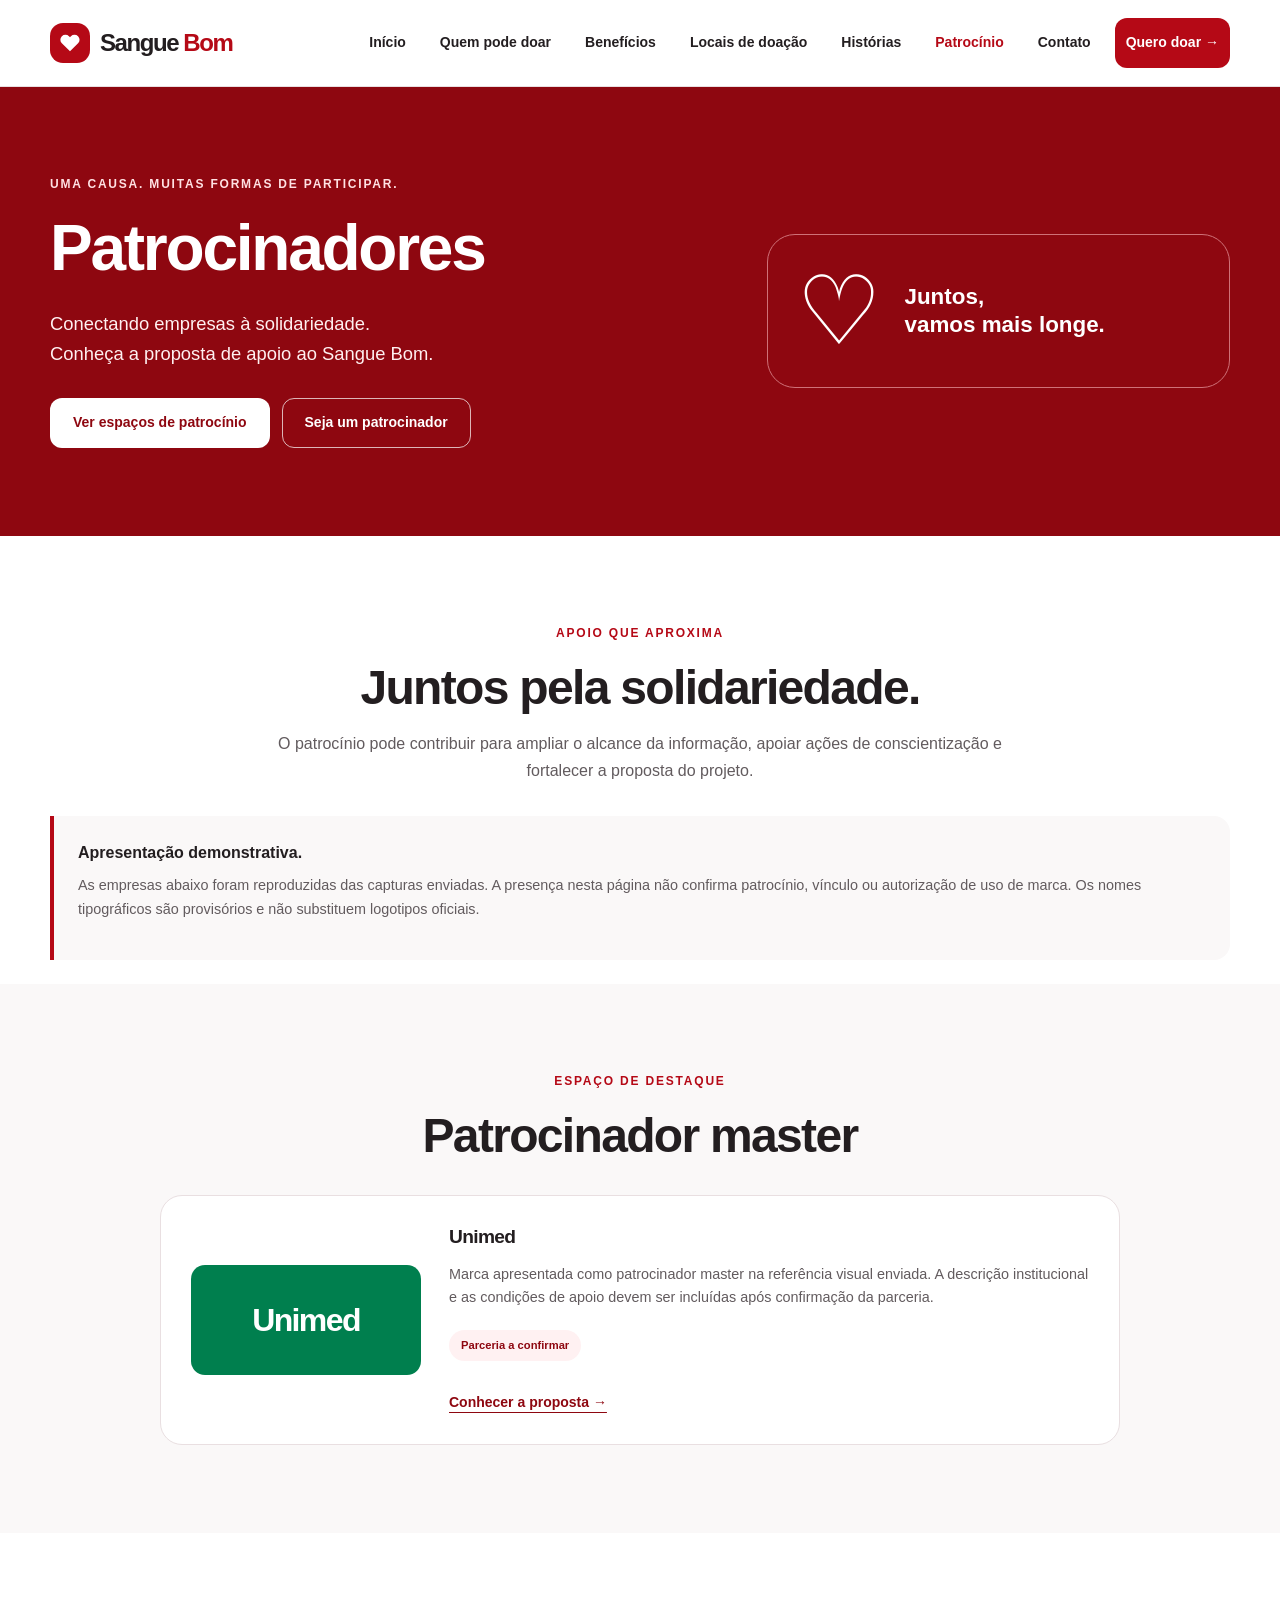
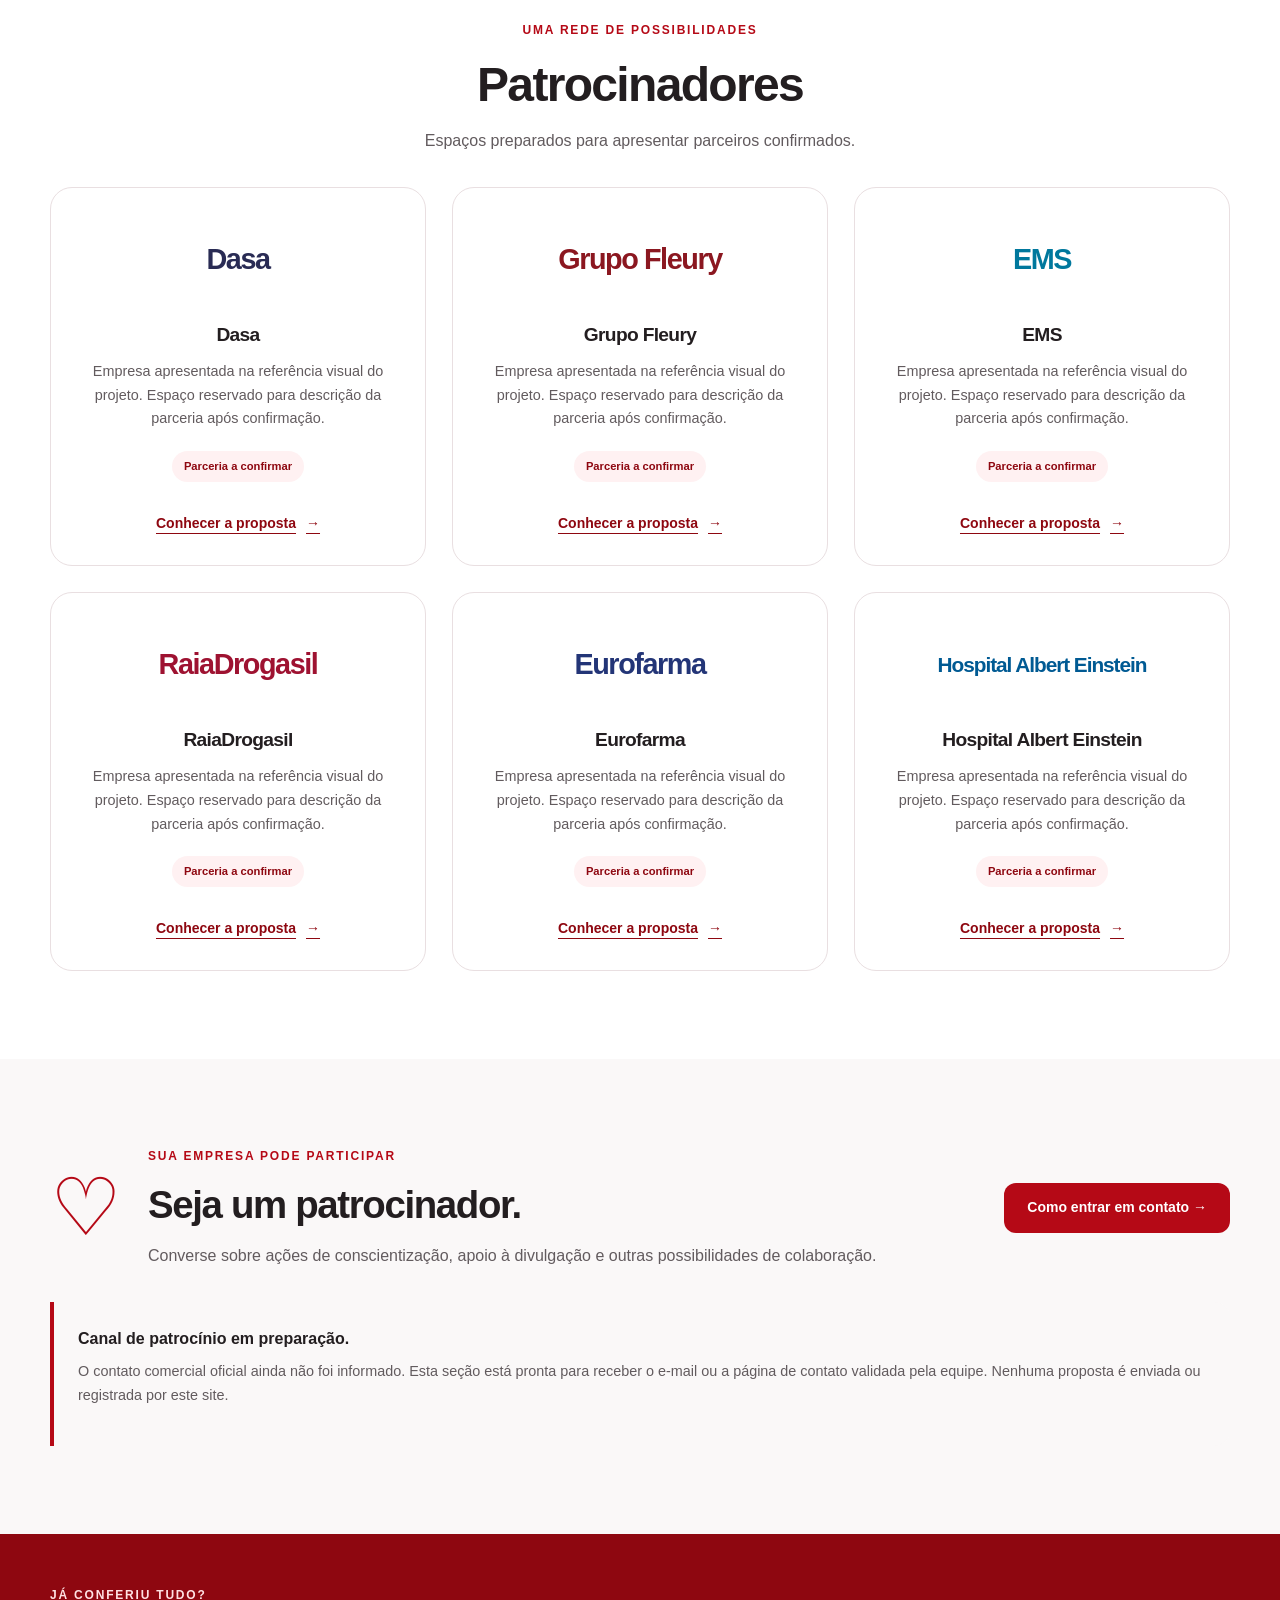
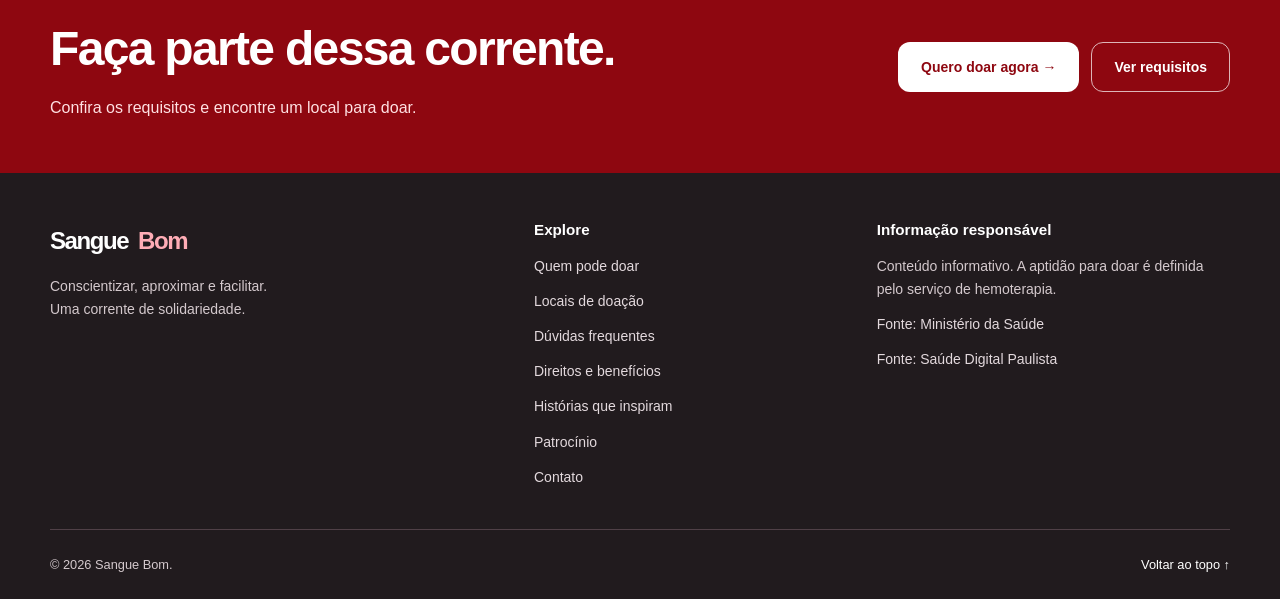
<file: pages/patrocinadores.html>
<!DOCTYPE html>
<html lang="pt-BR">
 <head>
  <meta charset="utf-8"/>
  <meta content="width=device-width, initial-scale=1" name="viewport"/>
  <meta content="Conhe&ccedil;a a proposta de patroc&iacute;nio do Sangue Bom e as possibilidades de participa&ccedil;&atilde;o." name="description"/>
  <meta content="#a90008" name="theme-color"/>
  <title>
   Patroc&iacute;nio | Sangue Bom
  </title>
  <link href="../css/global.css" rel="stylesheet"/>
  <script defer="" src="../js/main.js">
  </script>
  <link href="../css/pages/patrocinadores.css" rel="stylesheet"/>
 </head>
 <body>
  <a class="skip-link" href="#conteudo">
   Pular para o conte&uacute;do
  </a>
  <header class="site-header">
   <div class="container header-inner">
    <a aria-label="Sangue Bom, in&iacute;cio" class="brand" href="../index.html">
     <span aria-hidden="true" class="brand-icon">
      <svg aria-hidden="true" focusable="false" viewbox="0 0 24 24">
       <path d="M20.8 4.6a5.5 5.5 0 0 0-7.8 0L12 5.7l-1.1-1.1a5.5 5.5 0 0 0-7.8 7.8L12 21l8.8-8.6a5.5 5.5 0 0 0 0-7.8Z">
       </path>
      </svg>
     </span>
     <span>
      Sangue
      <strong>
       Bom
      </strong>
     </span>
    </a>
    <button aria-controls="navegacao" aria-expanded="false" class="menu-toggle" hidden="" type="button">
     Menu
     <span aria-hidden="true">
      ☰
     </span>
    </button>
    <nav aria-label="Navega&ccedil;&atilde;o principal" id="navegacao">
     <a href="../index.html">
      In&iacute;cio
     </a>
     <a href="../pages/criterios.html">
      Quem pode doar
     </a>
     <a href="../pages/beneficios.html">
      Benef&iacute;cios
     </a>
     <a href="../pages/locais.html">
      Locais de doa&ccedil;&atilde;o
     </a>
     <a href="../pages/historia.html">
      Hist&oacute;rias
     </a>
     <a aria-current="page" href="../pages/patrocinadores.html">
      Patroc&iacute;nio
     </a>
     <a href="patrocinadores.html#canal-patrocinio">
      Contato
     </a>
     <a class="button button-primary" href="../pages/locais.html">
      Quero doar &rarr;
     </a>
    </nav>
   </div>
  </header>
  <main id="conteudo" tabindex="-1">
   <section aria-labelledby="sponsor-title" class="sponsor-hero">
    <div class="container sponsor-hero-inner">
     <div>
      <p class="eyebrow">
       Uma causa. Muitas formas de participar.
      </p>
      <h1 id="sponsor-title">
       Patrocinadores
      </h1>
      <p class="sponsor-lead">
       Conectando empresas &agrave; solidariedade.
       <br/>
       Conhe&ccedil;a a proposta de apoio ao Sangue Bom.
      </p>
      <div class="actions">
       <a class="button button-white" href="#parceiros">
        Ver espa&ccedil;os de patroc&iacute;nio
       </a>
       <a class="button button-outline" href="#proposta">
        Seja um patrocinador
       </a>
      </div>
     </div>
     <div aria-hidden="true" class="sponsor-emblem">
      <span>
       ♡
      </span>
      <strong>
       Juntos,
       <br/>
       vamos mais longe.
      </strong>
     </div>
    </div>
   </section>
   <section aria-labelledby="intro-title" class="section sponsor-intro">
    <div class="container">
     <div class="section-heading">
      <p class="eyebrow">
       Apoio que aproxima
      </p>
      <h2 id="intro-title">
       Juntos pela solidariedade.
      </h2>
      <p>
       O patroc&iacute;nio pode contribuir para ampliar o alcance da informa&ccedil;&atilde;o, apoiar a&ccedil;&otilde;es de conscientiza&ccedil;&atilde;o e fortalecer a proposta do projeto.
      </p>
     </div>
     <aside class="notice">
      <strong>
       Apresenta&ccedil;&atilde;o demonstrativa.
      </strong>
      <p>
       As empresas abaixo foram reproduzidas das capturas enviadas. A presen&ccedil;a nesta p&aacute;gina n&atilde;o confirma patroc&iacute;nio, v&iacute;nculo ou autoriza&ccedil;&atilde;o de uso de marca. Os nomes tipogr&aacute;ficos s&atilde;o provis&oacute;rios e n&atilde;o substituem logotipos oficiais.
      </p>
     </aside>
    </div>
   </section>
   <section aria-labelledby="master-title" class="section sponsor-master-section">
    <div class="container">
     <div class="section-heading">
      <p class="eyebrow">
       Espa&ccedil;o de destaque
      </p>
      <h2 id="master-title">
       Patrocinador master
      </h2>
     </div>
     <article class="sponsor-card sponsor-master">
      <div aria-hidden="true" class="brand-placeholder unimed">
       Unimed
      </div>
      <div>
       <h3>
        Unimed
       </h3>
       <p>
        Marca apresentada como patrocinador master na refer&ecirc;ncia visual enviada. A descri&ccedil;&atilde;o institucional e as condi&ccedil;&otilde;es de apoio devem ser inclu&iacute;das ap&oacute;s confirma&ccedil;&atilde;o da parceria.
       </p>
       <span class="partner-status">
        Parceria a confirmar
       </span>
       <a class="text-link" href="#proposta">
        Conhecer a proposta &rarr;
       </a>
      </div>
     </article>
    </div>
   </section>
   <section aria-labelledby="partners-title" class="section" id="parceiros">
    <div class="container">
     <div class="section-heading">
      <p class="eyebrow">
       Uma rede de possibilidades
      </p>
      <h2 id="partners-title">
       Patrocinadores
      </h2>
      <p>
       Espa&ccedil;os preparados para apresentar parceiros confirmados.
      </p>
     </div>
     <div class="sponsor-grid">
      <article class="sponsor-card">
       <div aria-hidden="true" class="brand-placeholder dasa">
        Dasa
       </div>
       <h3>
        Dasa
       </h3>
       <p>
        Empresa apresentada na refer&ecirc;ncia visual do projeto. Espa&ccedil;o reservado para descri&ccedil;&atilde;o da parceria ap&oacute;s confirma&ccedil;&atilde;o.
       </p>
       <span class="partner-status">
        Parceria a confirmar
       </span>
       <a class="text-link" href="#proposta">
        Conhecer a proposta
        <span aria-hidden="true">
         &rarr;
        </span>
       </a>
      </article>
      <article class="sponsor-card">
       <div aria-hidden="true" class="brand-placeholder fleury">
        Grupo Fleury
       </div>
       <h3>
        Grupo Fleury
       </h3>
       <p>
        Empresa apresentada na refer&ecirc;ncia visual do projeto. Espa&ccedil;o reservado para descri&ccedil;&atilde;o da parceria ap&oacute;s confirma&ccedil;&atilde;o.
       </p>
       <span class="partner-status">
        Parceria a confirmar
       </span>
       <a class="text-link" href="#proposta">
        Conhecer a proposta
        <span aria-hidden="true">
         &rarr;
        </span>
       </a>
      </article>
      <article class="sponsor-card">
       <div aria-hidden="true" class="brand-placeholder ems">
        EMS
       </div>
       <h3>
        EMS
       </h3>
       <p>
        Empresa apresentada na refer&ecirc;ncia visual do projeto. Espa&ccedil;o reservado para descri&ccedil;&atilde;o da parceria ap&oacute;s confirma&ccedil;&atilde;o.
       </p>
       <span class="partner-status">
        Parceria a confirmar
       </span>
       <a class="text-link" href="#proposta">
        Conhecer a proposta
        <span aria-hidden="true">
         &rarr;
        </span>
       </a>
      </article>
      <article class="sponsor-card">
       <div aria-hidden="true" class="brand-placeholder raia">
        RaiaDrogasil
       </div>
       <h3>
        RaiaDrogasil
       </h3>
       <p>
        Empresa apresentada na refer&ecirc;ncia visual do projeto. Espa&ccedil;o reservado para descri&ccedil;&atilde;o da parceria ap&oacute;s confirma&ccedil;&atilde;o.
       </p>
       <span class="partner-status">
        Parceria a confirmar
       </span>
       <a class="text-link" href="#proposta">
        Conhecer a proposta
        <span aria-hidden="true">
         &rarr;
        </span>
       </a>
      </article>
      <article class="sponsor-card">
       <div aria-hidden="true" class="brand-placeholder euro">
        Eurofarma
       </div>
       <h3>
        Eurofarma
       </h3>
       <p>
        Empresa apresentada na refer&ecirc;ncia visual do projeto. Espa&ccedil;o reservado para descri&ccedil;&atilde;o da parceria ap&oacute;s confirma&ccedil;&atilde;o.
       </p>
       <span class="partner-status">
        Parceria a confirmar
       </span>
       <a class="text-link" href="#proposta">
        Conhecer a proposta
        <span aria-hidden="true">
         &rarr;
        </span>
       </a>
      </article>
      <article class="sponsor-card">
       <div aria-hidden="true" class="brand-placeholder einstein">
        Hospital Albert Einstein
       </div>
       <h3>
        Hospital Albert Einstein
       </h3>
       <p>
        Empresa apresentada na refer&ecirc;ncia visual do projeto. Espa&ccedil;o reservado para descri&ccedil;&atilde;o da parceria ap&oacute;s confirma&ccedil;&atilde;o.
       </p>
       <span class="partner-status">
        Parceria a confirmar
       </span>
       <a class="text-link" href="#proposta">
        Conhecer a proposta
        <span aria-hidden="true">
         &rarr;
        </span>
       </a>
      </article>
     </div>
    </div>
   </section>
   <section aria-labelledby="proposal-title" class="section sponsor-proposal" id="proposta">
    <div class="container">
     <div class="proposal-box">
      <span aria-hidden="true" class="proposal-heart">
       ♡
      </span>
      <div>
       <p class="eyebrow">
        Sua empresa pode participar
       </p>
       <h2 id="proposal-title">
        Seja um patrocinador.
       </h2>
       <p>
        Converse sobre a&ccedil;&otilde;es de conscientiza&ccedil;&atilde;o, apoio &agrave; divulga&ccedil;&atilde;o e outras possibilidades de colabora&ccedil;&atilde;o.
       </p>
      </div>
      <a class="button button-primary" href="#canal-patrocinio">
       Como entrar em contato &rarr;
      </a>
     </div>
     <aside class="notice" id="canal-patrocinio">
      <strong>
       Canal de patroc&iacute;nio em prepara&ccedil;&atilde;o.
      </strong>
      <p>
       O contato comercial oficial ainda n&atilde;o foi informado. Esta se&ccedil;&atilde;o est&aacute; pronta para receber o e-mail ou a p&aacute;gina de contato validada pela equipe. Nenhuma proposta &eacute; enviada ou registrada por este site.
      </p>
     </aside>
    </div>
   </section>
   <section aria-labelledby="cta-title" class="cta-section">
    <div class="container cta-inner">
     <div>
      <p class="eyebrow">
       J&aacute; conferiu tudo?
      </p>
      <h2 id="cta-title">
       Fa&ccedil;a parte dessa corrente.
      </h2>
      <p>
       Confira os requisitos e encontre um local para doar.
      </p>
     </div>
     <div class="actions">
      <a class="button button-white" href="locais.html">
       Quero doar agora &rarr;
      </a>
      <a class="button button-outline" href="criterios.html">
       Ver requisitos
      </a>
     </div>
    </div>
   </section>
  </main>
  <footer class="site-footer">
   <div class="container footer-grid">
    <div>
     <a class="brand" href="../index.html">
      Sangue
      <strong>
       Bom
      </strong>
     </a>
     <p>
      Conscientizar, aproximar e facilitar.
      <br/>
      Uma corrente de solidariedade.
     </p>
    </div>
    <nav aria-label="Links do rodap&eacute;">
     <h2>
      Explore
     </h2>
     <a href="../pages/criterios.html">
      Quem pode doar
     </a>
     <a href="locais.html">
      Locais de doa&ccedil;&atilde;o
     </a>
     <a href="../index.html#duvidas">
      D&uacute;vidas frequentes
     </a>
     <a href="beneficios.html">
      Direitos e benef&iacute;cios
     </a>
     <a href="../pages/historia.html">
      Hist&oacute;rias que inspiram
     </a>
     <a href="../pages/patrocinadores.html">
      Patroc&iacute;nio
     </a>
     <a href="patrocinadores.html#canal-patrocinio">
      Contato
     </a>
    </nav>
    <div>
     <h2>
      Informa&ccedil;&atilde;o respons&aacute;vel
     </h2>
     <p>
      Conte&uacute;do informativo. A aptid&atilde;o para doar &eacute; definida pelo servi&ccedil;o de hemoterapia.
     </p>
     <a href="https://www.gov.br/saude/pt-br/composicao/saes/doacao-de-sangue">
      Fonte: Minist&eacute;rio da Sa&uacute;de
     </a>
     <a href="https://saudedigital.saude.sp.gov.br/servicos/poupatempo-da-saude/saude-para-todos/consultar-hemocentros">
      Fonte: Sa&uacute;de Digital Paulista
     </a>
    </div>
   </div>
   <div class="container footer-bottom">
    <p>
     &copy;
     <span id="ano">
      2026
     </span>
     Sangue Bom.
    </p>
    <a href="#conteudo">
     Voltar ao topo
     <span aria-hidden="true">
      &uarr;
     </span>
    </a>
   </div>
  </footer>
 </body>
</html>
</file>
<file: css/global.css>
/* Design system compartilhado: tokens, base, navegacao, componentes e Home. */
:root {
  --red:#b50916;
  --red-dark:#8e0710;
  --red-soft:#fff1f2;
  --ink:#231e20;
  --muted:#625b5e;
  --white:#fff;
  --surface:#faf8f8;
  --border:#e9dfe1;
  --radius:22px;
  --shadow:0 20px 48px rgb(97 16 29 / 13%);
  --container:1180px
}
* {
  box-sizing:border-box
}
html {
  scroll-behavior:smooth;
  scroll-padding-top:100px
}
body {
  margin:0;
  color:var(--ink);
  background:var(--white);
  font-family:Inter,"Segoe UI",Arial,sans-serif;
  line-height:1.65
}
h1,h2,h3,p {
  margin:0
}
h1,h2,h3 {
  line-height:1.16;
  letter-spacing:-.035em
}
h2 {
  font-size:clamp(2rem,4vw,3rem);
  font-weight:800
}
h3 {
  font-size:1.2rem
}
p {
  color:var(--muted)
}
a {
  color:inherit;
  text-decoration:none
}
button {
  font:inherit;
  cursor:pointer
}
svg {
  width:24px;
  height:24px;
  fill:none;
  stroke:currentColor;
  stroke-width:1.8;
  stroke-linecap:round;
  stroke-linejoin:round;
  flex-shrink:0
}
img {
  max-width:100%
}
a,button,summary {
  -webkit-tap-highlight-color:transparent
}
a:focus-visible,button:focus-visible,summary:focus-visible {
  outline:3px solid #1462ba;
  outline-offset:5px
}
main:focus {
  outline:none
}
[hidden] {
  display:none!important
}
.container {
  width:min(var(--container),calc(100% - 40px));
  margin-inline:auto
}
.section {
  padding-block:64px
}
.eyebrow {
  font-size:.75rem;
  font-weight:800;
  text-transform:uppercase;
  letter-spacing:.15em;
  color:var(--red);
  margin-bottom:16px
}
.section-heading {
  max-width:750px;
  margin:0 auto 32px;
  text-align:center
}
.section-heading>p:last-child {
  margin-top:16px
}
.skip-link {
  position:fixed;
  z-index:100;
  top:10px;
  left:10px;
  padding:12px 20px;
  background:white;
  transform:translateY(-160%)
}
.skip-link:focus {
  transform:none
}
.site-header {
  position:sticky;
  top:0;
  z-index:20;
  background:rgb(255 255 255 / 97%);
  border-bottom:1px solid var(--border)
}
.header-inner {
  display:flex;
  align-items:center;
  justify-content:space-between;
  gap:16px;
  flex-wrap:wrap;
  padding-block:18px
}
.brand {
  display:inline-flex;
  align-items:center;
  gap:10px;
  font-size:1.5rem;
  letter-spacing:-.06em;
  font-weight:800;
  white-space:nowrap
}
.brand strong {
  color:var(--red)
}
.brand-icon {
  display:grid;
  place-items:center;
  width:40px;
  height:40px;
  border-radius:13px;
  background:var(--red);
  color:white
}
.brand-icon svg {
  fill:currentColor;
  stroke:none;
  width:22px
}
.menu-toggle {
  border:1px solid var(--border);
  background:white;
  border-radius:10px;
  padding:10px 14px;
  min-height:44px
}
#navegacao {
  display:flex;
  flex-direction:column;
  width:100%;
  gap:8px
}
#navegacao>a {
  padding:10px;
  font-size:.875rem;
  font-weight:600
}
#navegacao>a[aria-current] {
  color:var(--red)
}
#navegacao>a:not(.button):hover {
  color:var(--red);
  text-decoration:underline;
  text-underline-offset:7px
}
.button {
  display:inline-flex;
  align-items:center;
  justify-content:center;
  gap:10px;
  min-height:50px;
  padding:14px 22px;
  border:1px solid transparent;
  border-radius:12px;
  font-size:.875rem;
  font-weight:750;
  line-height:1.4;
  text-align:center;
  transition:background .3s ease,transform .3s ease,box-shadow .3s ease
}
.button-primary {
  background:var(--red);
  color:white
}
.button-primary:hover {
  background:var(--red-dark);
  box-shadow:0 8px 20px rgb(181 9 22 / 20%)
}
.button-white {
  background:white;
  color:var(--red-dark)
}
.button-white:hover {
  background:#fff0f1
}
.button-outline {
  border-color:rgb(255 255 255 / 70%);
  color:white
}
.button-outline:hover {
  background:rgb(255 255 255 / 12%)
}
.hero {
  position:relative;
  background:#ad0006;
  isolation:isolate;
  overflow:hidden
}
.hero-image {
  display:block;
  width:100%;
  height:220px;
  object-fit:cover;
  object-position:right center
}
.hero-inner {
  padding-block:38px 44px
}
.hero-copy {
  max-width:570px
}
.hero .eyebrow,.cta-section .eyebrow {
  color:#ffe1e3
}
.hero h1 {
  color:white;
  font-size:clamp(2.5rem,5vw,4.5rem);
  font-weight:850;
  line-height:1.08
}
.hero h1 span {
  color:#fff
}
.hero-description {
  color:#fff0f0;
  font-size:1.05rem;
  margin-top:24px
}
.actions {
  display:flex;
  gap:12px;
  flex-wrap:wrap;
  margin-top:28px
}
.hero-note {
  font-size:.75rem;
  color:#ffe1e3;
  margin-top:22px
}
.cards-grid {
  display:grid;
  gap:20px
}
.card {
  padding:28px;
  border:1px solid var(--border);
  border-radius:var(--radius);
  background:white;
  transition:all 0.3s ease;
  display:flex;
  flex-direction:column;
  align-items:flex-start
}
.card p {
  font-size:.95rem;
  margin-top:14px
}
.icon {
  display:grid;
  place-items:center;
  width:54px;
  height:54px;
  border-radius:16px;
  background:var(--red-soft);
  color:var(--red);
  margin-bottom:24px
}
.icon svg {
  width:28px;
  height:28px
}
.text-link {
  display:inline-flex;
  gap:10px;
  align-items:center;
  font-size:.875rem;
  font-weight:750;
  color:var(--red-dark);
  text-decoration:underline;
  text-underline-offset:5px
}
.card .text-link {
  margin-top:auto;
  padding-top:24px
}
.card:focus-within {
  transform:translateY(-10px);
  box-shadow:var(--shadow);
  border-color:#e7adb4
}
@media(hover:hover) and (pointer:fine) {
  .card:hover {
    transform:translateY(-10px);
    box-shadow:var(--shadow);
    border-color:#e7adb4
  }
  .button:hover {
    transform:translateY(-2px)
  }
}
.impact {
  background:var(--surface);
  border-block:1px solid var(--border)
}
.impact-grid {
  display:grid;
  gap:32px;
  align-items:center
}
.impact-grid p:not(.eyebrow) {
  margin-top:20px;
  max-width:530px
}
.impact-grid .text-link {
  margin-top:24px
}
.impact-stat {
  padding:36px 28px;
  border:1px solid #f2d4d8;
  background:var(--red-soft);
  border-radius:28px
}
.stat-caption {
  display:block;
  font-size:.85rem;
  color:var(--red-dark)
}
.impact-stat strong {
  display:block;
  font-size:1.8rem;
  letter-spacing:-.04em;
  color:var(--red-dark);
  line-height:1.1;
  margin-top:16px
}
.impact-stat strong span {
  font-size:6rem;
  vertical-align:middle
}
.notice {
  margin-top:32px;
  padding:24px;
  border-left:4px solid var(--red);
  border-radius:0 16px 16px 0;
  background:var(--surface);
  scroll-margin-top:100px
}
.notice p {
  font-size:.9rem;
  margin:8px 0 14px
}
.process {
  background:var(--surface)
}
.steps {
  list-style:none;
  padding:0;
  margin:0 0 32px;
  display:grid;
  gap:28px
}
.steps li {
  padding:24px 0;
  border-top:1px solid #d9c6c9
}
.steps li>span {
  display:block;
  font-size:2rem;
  font-weight:800;
  color:var(--red);
  margin-bottom:18px
}
.steps p {
  margin-top:14px;
  font-size:.95rem
}
.center {
  text-align:center
}
.faq-grid {
  display:grid;
  gap:32px
}
.faq-grid>div>p:last-child {
  margin-top:20px;
  max-width:380px
}
.faq-list details {
  border-bottom:1px solid var(--border);
  padding:20px 0
}
.faq-list details:first-child {
  border-top:1px solid var(--border)
}
summary {
  font-weight:700;
  cursor:pointer;
  min-height:28px;
  padding-right:12px
}
summary::marker {
  color:var(--red)
}
details p {
  padding-top:14px;
  font-size:.95rem
}
.cta-section {
  padding-block:52px;
  background:var(--red-dark);
  color:white
}
.cta-inner {
  display:flex;
  align-items:flex-start;
  justify-content:space-between;
  gap:28px;
  flex-direction:column
}
.cta-inner p:not(.eyebrow) {
  color:#ffe1e3;
  margin-top:18px
}
.site-footer {
  padding-top:48px;
  background:#211b1e;
  color:#fff
}
.site-footer .brand strong {
  color:#ffadb6
}
.footer-grid {
  display:grid;
  gap:32px
}
.footer-grid h2 {
  font-size:.95rem;
  letter-spacing:0;
  margin-bottom:16px
}
.footer-grid p {
  color:#d4c9cd;
  font-size:.875rem;
  margin-top:14px;
  max-width:360px
}
.footer-grid a:not(.brand) {
  display:block;
  font-size:.875rem;
  color:#e3d9dd;
  margin-top:12px
}
.site-footer a:hover {
  text-decoration:underline
}
.footer-bottom {
  display:flex;
  flex-wrap:wrap;
  justify-content:space-between;
  gap:14px;
  border-top:1px solid #504047;
  padding-block:24px;
  margin-top:40px;
  font-size:.8rem
}
.footer-bottom p {
  color:#d4c9cd
}
@media(min-width:600px) {
  .container {
    width:min(var(--container),calc(100% - 64px))
  }
  .requirements-grid {
    grid-template-columns:repeat(2,1fr)
  }
  .hero-image {
    height:320px
  }
  .footer-grid {
    grid-template-columns:1fr 1fr
  }
  .footer-grid>div:last-child {
    grid-column:1/-1
  }
  .mobile-break {
    display:none
  }
}
@media(min-width:900px) {
  .section {
    padding-block:88px
  }
  .hero {
    min-height:560px
  }
  .hero-image {
    position:absolute;
    inset:0;
    width:100%;
    height:100%;
    object-fit:cover;
    z-index:-2
  }
  .hero:after {
    content:"";
    position:absolute;
    inset:0;
    z-index:-1;
    background:linear-gradient(90deg,rgba(115,0,5,.3) 0%,rgba(115,0,5,.16) 45%,transparent 65%)
  }
  .hero-inner {
    min-height:560px;
    display:flex;
    align-items:center;
    padding-block:60px
  }
  .hero-copy {
    max-width:52%
  }
  .benefits-grid {
    grid-template-columns:repeat(3,1fr)
  }
  .requirements-grid {
    grid-template-columns:repeat(4,1fr)
  }
  .requirements-grid .card {
    padding:24px
  }
  .requirements-grid h3 {
    font-size:1.1rem
  }
  .impact-grid {
    grid-template-columns:1.15fr 1fr;
    gap:80px
  }
  .steps {
    grid-template-columns:repeat(3,1fr);
    gap:40px
  }
  .faq-grid {
    grid-template-columns:1fr 1.5fr;
    gap:80px
  }
  .cta-inner {
    flex-direction:row;
    align-items:center
  }
  .footer-grid {
    grid-template-columns:1.2fr .8fr 1fr;
    gap:60px
  }
  .footer-grid>div:last-child {
    grid-column:auto
  }
}
@media(min-width:1280px) {
  .header-inner {
    flex-wrap:nowrap
  }
  #navegacao {
    width:auto;
    flex-direction:row;
    align-items:center;
    gap:14px
  }
  #navegacao>a {
    white-space:nowrap
  }
  .menu-toggle {
    display:none
  }
}
@media(prefers-reduced-motion:reduce) {
  html {
    scroll-behavior:auto
  }
  *,*:before,*:after {
    transition:none!important;
    animation:none!important
  }
  .card:hover,.card:focus-within,.button:hover {
    transform:none
  }
}
.benefits-more {
  margin-top: 32px;
}
#canal-patrocinio {
  scroll-margin-top: 110px;
}
#navegacao > a.button-primary {
  color: var(--white);
}
</file>
<file: css/pages/beneficios.css>
/* Complementos exclusivos da pagina de beneficios. */
.benefits-intro {
  padding: 28px 0 52px;
  text-align: center;
}
.breadcrumb {
  display: flex;
  align-items: center;
  gap: 12px;
  text-align: left;
  font-size: .8rem;
  color: var(--muted);
  margin-bottom: 48px;
}
.breadcrumb a {
  text-decoration: underline;
  text-underline-offset: 4px;
}
.benefits-intro h1 {
  font-size: clamp(2.5rem, 5vw, 4.2rem);
  font-weight: 850;
  max-width: 1000px;
  margin-inline: auto;
}
.benefits-intro h1 span {
  color: var(--red-dark);
}
.heart-divider {
  display: flex;
  align-items: center;
  justify-content: center;
  gap: 10px;
  color: var(--red);
  font-size: 2rem;
  margin: 22px 0;
}
.heart-divider span {
  width: 48px;
  height: 2px;
  background: var(--red);
}
.intro-description {
  max-width: 700px;
  margin: 0 auto 24px;
}
.benefits-content {
  padding-bottom: 64px;
}
.benefit-grid {
  display: grid;
  grid-template-columns: 1fr;
  gap: 24px;
}
.benefit-card {
  padding: 30px;
}
.benefit-card .icon {
  margin-bottom: 12px;
}
.benefit-card .benefit-badge {
  margin: 0 0 18px;
  color: var(--red-dark);
  font-size: .7rem;
  font-weight: 800;
  letter-spacing: .08em;
  text-transform: uppercase;
}
.benefit-card h2 {
  display: flex;
  align-items: baseline;
  gap: 12px;
  font-size: 1.45rem;
  letter-spacing: -.03em;
}
.benefit-number {
  font-size: .8rem;
  color: var(--red);
  flex-shrink: 0;
}
.benefit-rule {
  width: 44px;
  height: 2px;
  background: var(--red);
  margin: 24px 0 8px;
}
.benefit-card details {
  width: 100%;
  border-top: 1px solid var(--border);
  margin: 22px 0;
  padding-top: 16px;
}
.benefit-card summary {
  color: var(--red-dark);
  font-size: .85rem;
}
.benefit-card .text-link {
  padding-top: 10px;
}
.benefits-more {
  margin-top: 32px;
}
@media (min-width: 650px) {
  .benefit-grid {
    grid-template-columns: repeat(2, 1fr);
  }
  .benefit-card:last-child {
    grid-column: 1 / -1;
    width: calc(50% - 12px);
    justify-self: center;
  }
}
@media (min-width: 1000px) {
  .benefits-intro {
    padding-bottom: 64px;
  }
  .benefit-grid {
    grid-template-columns: repeat(6, 1fr);
    gap: 28px;
  }
  .benefit-card {
    grid-column: span 2;
  }
  .benefit-card:nth-child(4) {
    grid-column: 2 / span 2;
  }
  .benefit-card:last-child {
    grid-column: 4 / span 2;
    width: auto;
    justify-self: stretch;
  }
  .benefits-content {
    padding-bottom: 88px;
  }
}
</file>
<file: css/pages/criterios.css>
/* Complemento da segunda pagina;
tokens e componentes vem de home.css. */
.red-text {
  color: var(--red-dark);
}
.criteria-hero {
  background: var(--red-dark);
  color: white;
}
.criteria-hero-grid {
  display: grid;
  width: 100%;
}
.criteria-copy {
  padding: 48px 24px;
}
.criteria-copy .eyebrow {
  color: #ffe1e3;
}
.criteria-copy h1 {
  font-size: clamp(2.4rem, 4.6vw, 4.2rem);
  font-weight: 850;
}
.criteria-copy > p:not(.eyebrow) {
  color: #fff0f1;
  font-size: 1.1rem;
  max-width: 470px;
  margin-top: 24px;
}
.criteria-photo {
  width: 100%;
  height: 280px;
  object-fit: cover;
  object-position: right center;
  display: block;
}
.criteria-section {
  background: var(--surface);
}
.criteria-accordion {
  background: white;
  border: 1px solid var(--border);
  border-radius: 22px;
  padding: 12px 24px;
  display: grid;
  gap: 0 40px;
}
.criteria-accordion details {
  border-bottom: 1px solid var(--border);
  padding: 20px 0;
}
.criteria-accordion summary {
  display: flex;
  align-items: center;
  gap: 16px;
  list-style: none;
  min-height: 44px;
  font-size: .95rem;
}
.criteria-accordion summary::-webkit-details-marker {
  display: none;
}
.criteria-symbol {
  color: var(--red);
  font-weight: 800;
  font-size: 1rem;
  flex-shrink: 0;
}
.chevron {
  width: 9px;
  height: 9px;
  border-right: 2px solid var(--muted);
  border-bottom: 2px solid var(--muted);
  transform: rotate(45deg);
  margin-left: auto;
  flex-shrink: 0;
  transition: transform .3s ease;
}
.criteria-accordion details[open] .chevron {
  transform: rotate(225deg);
}
.criteria-accordion details p {
  padding: 16px 0 0 36px;
  font-size: .9rem;
}
.criteria-help {
  display: flex;
  flex-wrap: wrap;
  gap: 20px;
  align-items: center;
  margin-top: 36px;
  padding: 24px;
  background: white;
  border-radius: 20px;
  border: 1px solid var(--border);
}
.criteria-help p {
  margin-top: 8px;
  font-size: .9rem;
}
.help-icon {
  background: var(--red-dark);
  color: white;
  border-radius: 50%;
  display: grid;
  place-items: center;
  width: 50px;
  height: 50px;
  font-size: 2rem;
  font-weight: 800;
  flex-shrink: 0;
}
.source-note {
  font-size: .8rem;
  margin-top: 24px;
}
.source-note a {
  text-decoration: underline;
}
@media (min-width: 760px) {
  .criteria-accordion {
    grid-template-columns: repeat(2, minmax(0, 1fr));
    padding: 20px 32px;
  }
  .criteria-help .button {
    margin-left: auto;
  }
}
@media (min-width: 900px) {
  .criteria-hero-grid {
    grid-template-columns: 1.1fr 1fr;
    max-width: 1440px;
  }
  .criteria-copy {
    padding: 70px 40px;
    align-self: center;
  }
  .criteria-photo {
    height: 100%;
    min-height: 460px;
    border-radius: 160px 0 0 160px;
  }
  .requirements-grid {
    grid-template-columns: repeat(3, minmax(0, 1fr));
  }
}
@media (min-width: 1200px) {
  .criteria-copy {
    padding-left: 70px;
  }
  .requirements-grid {
    grid-template-columns: repeat(5, minmax(0, 1fr));
  }
  .requirements-grid .card {
    padding: 22px 18px;
  }
}
</file>
<file: css/pages/historia.css>
/* Componentes da quinta pagina;
estilos globais compartilhados. */
.stories-section {
  padding-top:28px
}
.stories-breadcrumb {
  display:flex;
  gap:14px;
  font-size:.8rem;
  color:var(--muted);
  margin-bottom:56px
}
.stories-breadcrumb a {
  text-decoration:underline
}
.stories-heading h1 {
  color:var(--red-dark);
  font-size:clamp(2.3rem,4.5vw,3.5rem);
  font-weight:850
}
.heart-divider {
  display:flex;
  align-items:center;
  justify-content:center;
  gap:10px;
  color:var(--red);
  font-size:2rem;
  margin:18px 0
}
.heart-divider span {
  width:58px;
  height:1px;
  background:var(--red)
}
.stories-notice {
  font-size:.85rem;
  padding:18px 22px;
  background:var(--surface);
  border-left:3px solid var(--red);
  margin-bottom:28px;
  color:var(--muted)
}
.stories-grid {
  display:grid;
  gap:28px
}
.story-card {
  display:grid;
  border:1px solid var(--border);
  border-radius:20px;
  overflow:hidden;
  background:white;
  transition:all .3s ease;
  min-width:0
}
.story-visual {
  display:flex;
  align-items:center;
  justify-content:center;
  flex-direction:column;
  gap:12px;
  min-height:180px;
  background:var(--red-soft);
  color:var(--red-dark);
  font-size:.7rem;
  letter-spacing:.18em;
  font-weight:800
}
.visual-heart {
  font-size:5rem;
  line-height:1;
  letter-spacing:0
}
.story-body {
  padding:26px;
  display:flex;
  flex-direction:column;
  min-width:0
}
.quote-mark {
  font-size:3.5rem;
  color:var(--red-dark);
  height:44px;
  line-height:1
}
.story-body h2 {
  font-size:1.1rem;
  margin-bottom:12px
}
.story-body blockquote {
  margin:0 0 22px
}
.story-body blockquote p {
  font-size:.95rem
}
.story-meta {
  display:flex;
  gap:12px;
  justify-content:space-between;
  align-items:center;
  border-top:2px solid var(--red-dark);
  padding-top:14px;
  margin-top:auto;
  font-size:.85rem;
  font-weight:700;
  color:var(--red-dark)
}
.story-meta small {
  font-size:.7rem;
  font-weight:400;
  color:var(--muted)
}
.story-like {
  width:44px;
  height:44px;
  flex-shrink:0;
  display:grid;
  place-items:center;
  border:1px solid var(--red);
  border-radius:50%;
  background:white;
  color:var(--red);
  font-size:1.7rem;
  transition:all .3s ease
}
.story-like[aria-pressed=true] {
  background:var(--red);
  color:white
}
.story-card:focus-within {
  transform:translateY(-10px);
  box-shadow:var(--shadow)
}
.favorite-note {
  font-size:.75rem;
  margin-top:22px
}
.share-section {
  text-align:center;
  padding-top:24px
}
.share-section h2 {
  color:var(--red-dark)
}
.share-section p {
  margin:22px auto;
  max-width:640px
}
.email-button {
  max-width:100%;
  overflow-wrap:anywhere
}
.share-section .share-note {
  font-size:.75rem
}
.sr-only {
  position:absolute;
  width:1px;
  height:1px;
  padding:0;
  margin:-1px;
  overflow:hidden;
  clip:rect(0,0,0,0);
  white-space:nowrap;
  border:0
}
@media(min-width:600px) {
  .story-card {
    grid-template-columns:36% 64%
  }
  .story-visual {
    min-height:280px
  }
}
@media(min-width:1000px) {
  .stories-grid {
    grid-template-columns:repeat(2,minmax(0,1fr))
  }
}
@media(hover:hover) and (pointer:fine) {
  .story-card:hover {
    transform:translateY(-10px);
    box-shadow:var(--shadow)
  }
  .story-like:hover {
    background:var(--red-soft)
  }
}
@media(prefers-reduced-motion:reduce) {
  .story-card:hover,.story-card:focus-within {
    transform:none
  }
}
</file>
<file: css/pages/locais.css>
/* Locais: estilos isolados para evitar conflito com Home e Beneficios. */
.sr-only {
  position:absolute;
  width:1px;
  height:1px;
  overflow:hidden;
  clip-path:inset(50%);
  white-space:nowrap
}
.location-hero h1 {
  font-size:clamp(2.4rem,4.5vw,4rem)
}
.location-search .section-heading h2 span {
  color:var(--red-dark)
}
.location-filters {
  display:flex;
  flex-direction:column;
  gap:12px;
  margin-bottom:16px
}
.search-field {
  display:flex;
  border:1px solid var(--border);
  border-radius:14px;
  overflow:hidden;
  background:white
}
.search-field:focus-within {
  outline:3px solid #1462ba;
  outline-offset:3px
}
.search-field input {
  border:0;
  outline:none;
  padding:14px 16px;
  min-width:0;
  flex:1;
  font:inherit;
  font-size:.9rem;
  color:var(--ink);
  background:transparent
}
.search-field button {
  border:0;
  background:white;
  color:var(--red);
  width:50px;
  font-size:1.5rem
}
.location-filters select {
  font:inherit;
  font-size:.9rem;
  padding:14px;
  border:1px solid var(--border);
  border-radius:14px;
  background:white;
  color:var(--ink)
}
.location-filters select:focus-visible {
  outline:3px solid #1462ba;
  outline-offset:3px
}
.location-button {
  min-height:48px;
  padding:10px 14px;
  border:0;
  background:transparent;
  color:var(--red-dark);
  font-size:.85rem;
  font-weight:700
}
.location-button:hover {
  text-decoration:underline;
  text-underline-offset:5px
}
.location-button:disabled {
  opacity:.6;
  cursor:progress
}
.location-status {
  min-height:24px;
  text-align:center;
  font-size:.9rem
}
.location-reference {
  font-size:.8rem;
  text-align:center;
  margin:8px 0 24px
}
.location-panel {
  display:grid;
  gap:24px;
  align-items:start
}
.location-list-panel,.location-map-panel {
  border:1px solid var(--border);
  border-radius:22px;
  background:white;
  box-shadow:0 8px 28px rgb(36 20 24 / 6%);
  min-width:0;
  overflow:hidden
}
.location-list-panel {
  padding:24px
}
.location-list-panel h3 {
  font-size:1.1rem;
  margin-bottom:16px
}
.location-list-panel>.button {
  width:100%;
  margin-top:20px
}
.location-list {
  list-style:none;
  margin:0;
  padding:0;
  max-height:370px;
  overflow:auto;
  scrollbar-width:thin
}
.location-list li {
  border-top:1px solid var(--border)
}
.unit-button {
  display:flex;
  align-items:flex-start;
  gap:12px;
  width:100%;
  text-align:left;
  padding:18px 8px;
  border:0;
  background:white;
  color:var(--ink);
  border-radius:8px;
  transition:background .2s ease
}
.unit-button:hover,.unit-button[aria-pressed="true"] {
  background:var(--red-soft)
}
.unit-button:focus-visible {
  outline-offset:-3px
}
.unit-pin {
  color:var(--red);
  font-size:1.25rem;
  line-height:1.2
}
.unit-copy {
  flex:1;
  min-width:0
}
.unit-copy strong {
  display:block;
  font-size:.9rem;
  line-height:1.4
}
.unit-copy .unit-address {
  display:block;
  font-size:.8rem;
  color:var(--muted);
  line-height:1.5;
  margin-top:7px
}
.unit-copy small {
  display:block;
  font-size:.75rem;
  color:var(--muted);
  margin-top:8px
}
.unit-chevron {
  color:var(--red)
}
.list-empty {
  padding:24px;
  color:var(--muted);
  font-size:.9rem
}
.location-map {
  height:420px;
  background:#e8e9ec;
  z-index:0
}
.map-fallback {
  display:flex;
  min-height:420px;
  padding:32px;
  flex-direction:column;
  align-items:center;
  justify-content:center;
  text-align:center;
  background:var(--surface);
  gap:18px
}
.map-fallback h3 {
  max-width:360px;
  font-size:1.5rem
}
.map-fallback p {
  max-width:440px;
  font-size:.9rem
}
.map-fallback .map-privacy {
  font-size:.75rem
}
.map-symbol {
  color:var(--red);
  font-size:3rem
}
.unit-detail {
  padding:24px;
  border-top:1px solid var(--border)
}
.unit-detail address {
  font-style:normal;
  color:var(--muted);
  font-size:.9rem;
  margin-top:12px
}
.unit-detail>p:not(.eyebrow) {
  font-size:.85rem;
  margin:14px 0
}
.unit-detail .eyebrow {
  margin-bottom:10px
}
.location-values {
  padding:0 0 64px;
  text-align:center
}
.location-values h2 {
  font-size:1.3rem;
  letter-spacing:-.02em
}
.values-grid {
  display:grid;
  gap:28px;
  margin-top:32px
}
.values-grid article>span {
  font-size:2.4rem;
  color:var(--red)
}
.values-grid h3 {
  font-size:1rem;
  margin-top:10px
}
.values-grid p {
  font-size:.85rem;
  margin-top:10px
}
.units-dialog {
  border:1px solid var(--border);
  border-radius:22px;
  width:min(680px,calc(100% - 32px));
  max-height:85dvh;
  padding:24px;
  color:var(--ink);
  box-shadow:var(--shadow)
}
.units-dialog::backdrop {
  background:rgb(25 15 20 / 60%)
}
.dialog-header {
  display:flex;
  align-items:center;
  justify-content:space-between;
  gap:20px;
  margin-bottom:16px
}
.dialog-header h2 {
  font-size:1.4rem
}
.dialog-header button {
  width:44px;
  height:44px;
  border:0;
  border-radius:50%;
  background:var(--red-soft);
  color:var(--red-dark);
  font-size:1.6rem
}
.units-dialog>p {
  font-size:.85rem;
  margin-bottom:18px
}
.units-dialog .location-list {
  max-height:55dvh
}
@media(min-width:600px) {
  .values-grid {
    grid-template-columns:repeat(2,1fr)
  }
  .location-filters {
    flex-direction:row;
    flex-wrap:wrap;
    align-items:center
  }
  .search-field {
    flex:1;
    min-width:260px
  }
  .location-filters select {
    flex:1
  }
  .location-button {
    flex:1
  }
}
@media(min-width:1000px) {
  .location-panel {
    grid-template-columns:360px 1fr
  }
  .location-filters {
    flex-wrap:nowrap
  }
  .search-field {
    flex:1.6
  }
  .location-filters select {
    flex:1
  }
  .location-button {
    flex:0 0 auto
  }
  .values-grid {
    grid-template-columns:repeat(4,1fr)
  }
  .location-list {
    max-height:360px
  }
  .location-values {
    padding-bottom:88px
  }
}
</file>
<file: css/pages/patrocinadores.css>
/* Sexta pagina: componentes compartilhados com a Home. */
.sponsor-hero {
  background:var(--red-dark);
  color:white;
  padding:64px 0
}
.sponsor-hero-inner {
  display:grid;
  gap:40px;
  align-items:center
}
.sponsor-hero .eyebrow {
  color:#ffe1e3
}
.sponsor-hero h1 {
  font-size:clamp(2.5rem,5vw,4.5rem);
  font-weight:850
}
.sponsor-lead {
  color:#fff0f1;
  font-size:1.15rem;
  margin-top:24px
}
.sponsor-emblem {
  display:flex;
  align-items:center;
  gap:22px;
  border:1px solid #cf7178;
  border-radius:28px;
  padding:28px;
  color:white
}
.sponsor-emblem>span {
  font-size:6rem;
  line-height:1
}
.sponsor-emblem strong {
  font-size:1.4rem;
  line-height:1.25
}
.sponsor-intro {
  padding-bottom:24px
}
.sponsor-master-section {
  background:var(--surface)
}
.sponsor-card {
  border:1px solid var(--border);
  border-radius:22px;
  background:white;
  padding:30px;
  display:flex;
  flex-direction:column;
  align-items:center;
  text-align:center;
  transition:all .3s ease;
  min-width:0
}
.sponsor-card h3 {
  margin:22px 0 14px;
  font-size:1.2rem
}
.sponsor-card p {
  font-size:.9rem
}
.brand-placeholder {
  display:grid;
  place-items:center;
  min-height:84px;
  width:100%;
  font-size:1.8rem;
  font-weight:850;
  letter-spacing:-.05em;
  color:var(--ink);
  overflow-wrap:anywhere
}
.unimed {
  background:#007f4e;
  color:white;
  border-radius:14px;
  font-size:2rem
}
.dasa {
  color:#292b54
}
.fleury {
  color:#8b1720
}
.ems {
  color:#00789d
}
.raia {
  color:#9e1231
}
.euro {
  color:#233577
}
.einstein {
  color:#005a93;
  font-size:1.3rem
}
.partner-status {
  display:inline-block;
  padding:6px 12px;
  background:var(--red-soft);
  color:var(--red-dark);
  border-radius:99px;
  font-size:.7rem;
  font-weight:700;
  margin:20px 0
}
.sponsor-card .text-link {
  margin-top:auto;
  padding-top:10px
}
.sponsor-master {
  max-width:960px;
  margin-inline:auto;
  gap:28px
}
.sponsor-master .text-link {
  display:flex
}
.sponsor-grid {
  display:grid;
  gap:26px
}
.sponsor-proposal {
  background:var(--surface)
}
.proposal-box {
  display:flex;
  align-items:center;
  flex-wrap:wrap;
  gap:26px
}
.proposal-box>div {
  flex:1;
  min-width:200px
}
.proposal-box p:not(.eyebrow) {
  margin-top:16px
}
.proposal-heart {
  font-size:5rem;
  line-height:1;
  color:var(--red)
}
.proposal-box h2 {
  font-size:clamp(1.8rem,3vw,2.5rem)
}
.sponsor-card:focus-within {
  transform:translateY(-10px);
  box-shadow:var(--shadow)
}
@media(min-width:650px) {
  .sponsor-grid {
    grid-template-columns:repeat(2,minmax(0,1fr))
  }
  .sponsor-master {
    display:grid;
    grid-template-columns:230px 1fr;
    text-align:left;
    align-items:center
  }
  .sponsor-master h3 {
    margin-top:0
  }
  .sponsor-master .brand-placeholder {
    height:110px
  }
}
@media(min-width:1000px) {
  .sponsor-hero {
    padding:88px 0
  }
  .sponsor-hero-inner {
    grid-template-columns:1.4fr 1fr;
    gap:70px
  }
  .sponsor-grid {
    grid-template-columns:repeat(3,minmax(0,1fr))
  }
}
@media(hover:hover) and (pointer:fine) {
  .sponsor-card:hover {
    transform:translateY(-10px);
    box-shadow:var(--shadow)
  }
}
@media(prefers-reduced-motion:reduce) {
  .sponsor-card:hover,.sponsor-card:focus-within {
    transform:none
  }
}
</file>
